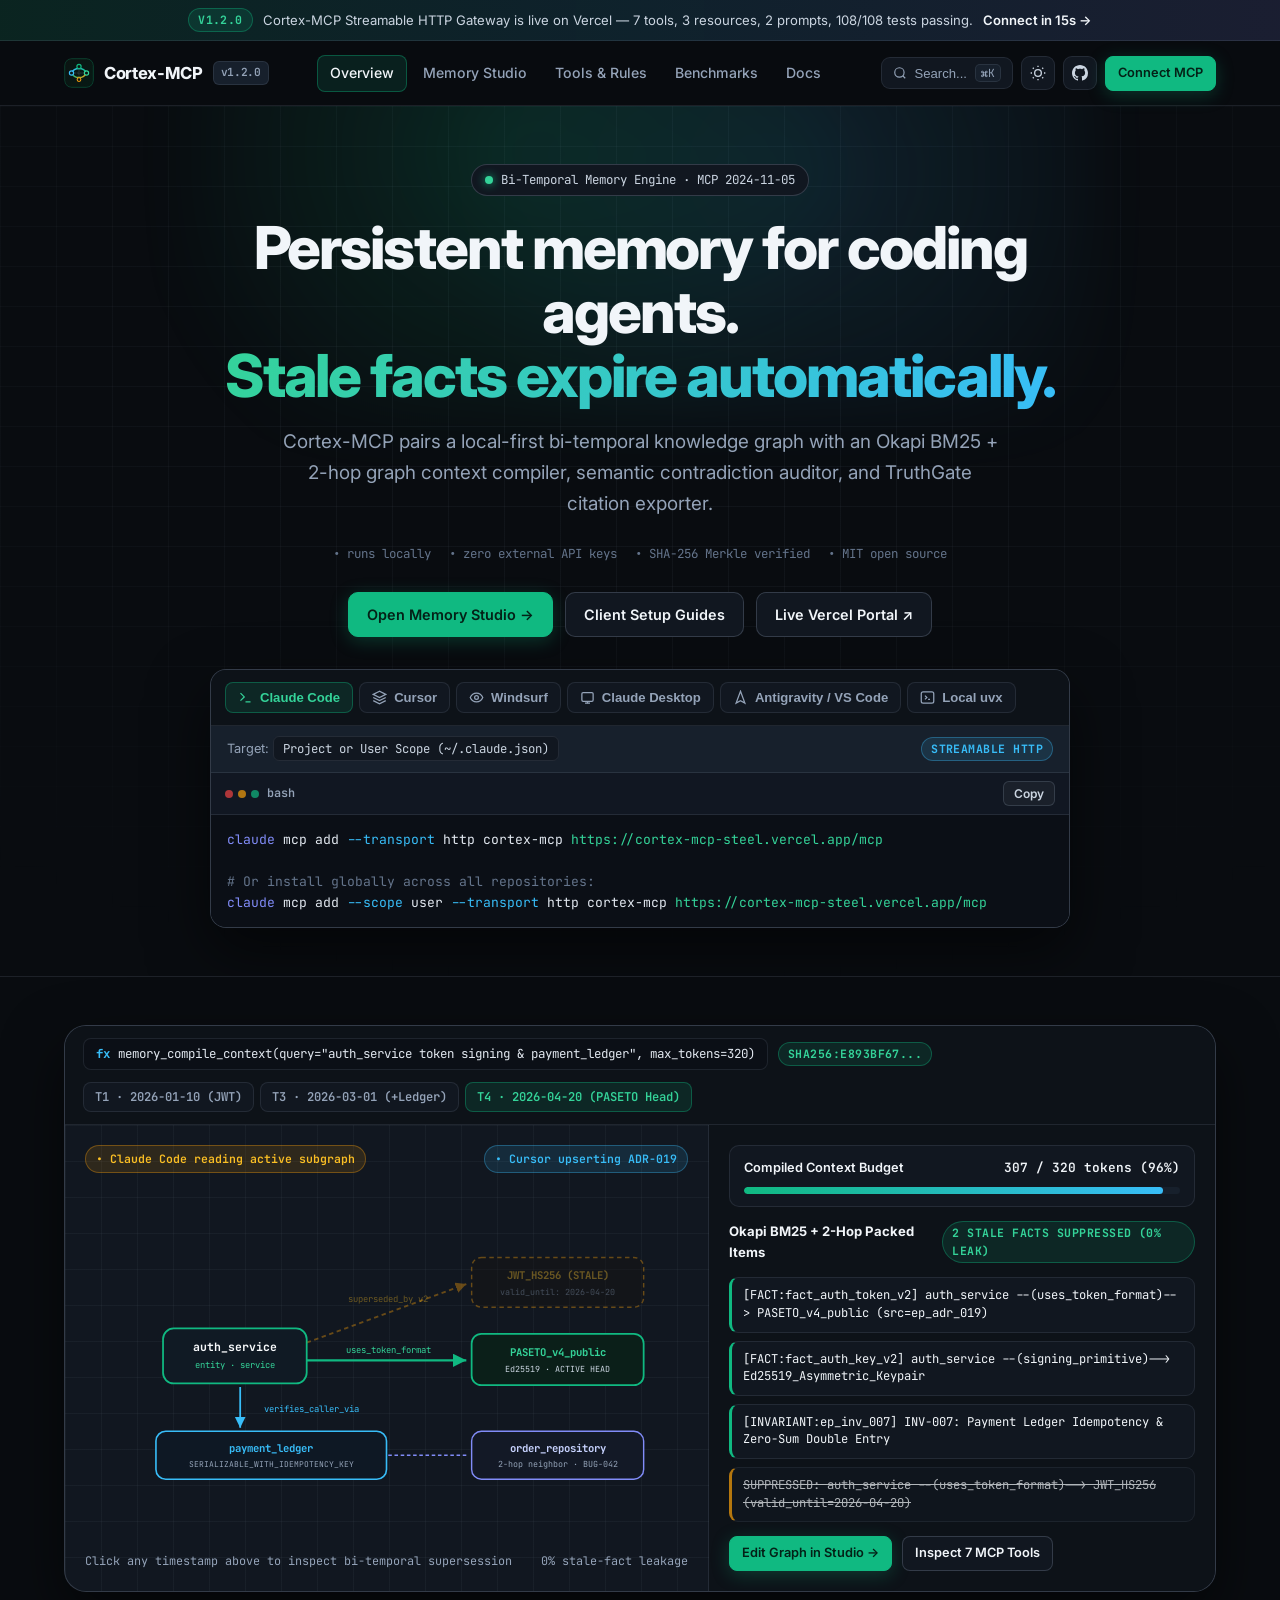
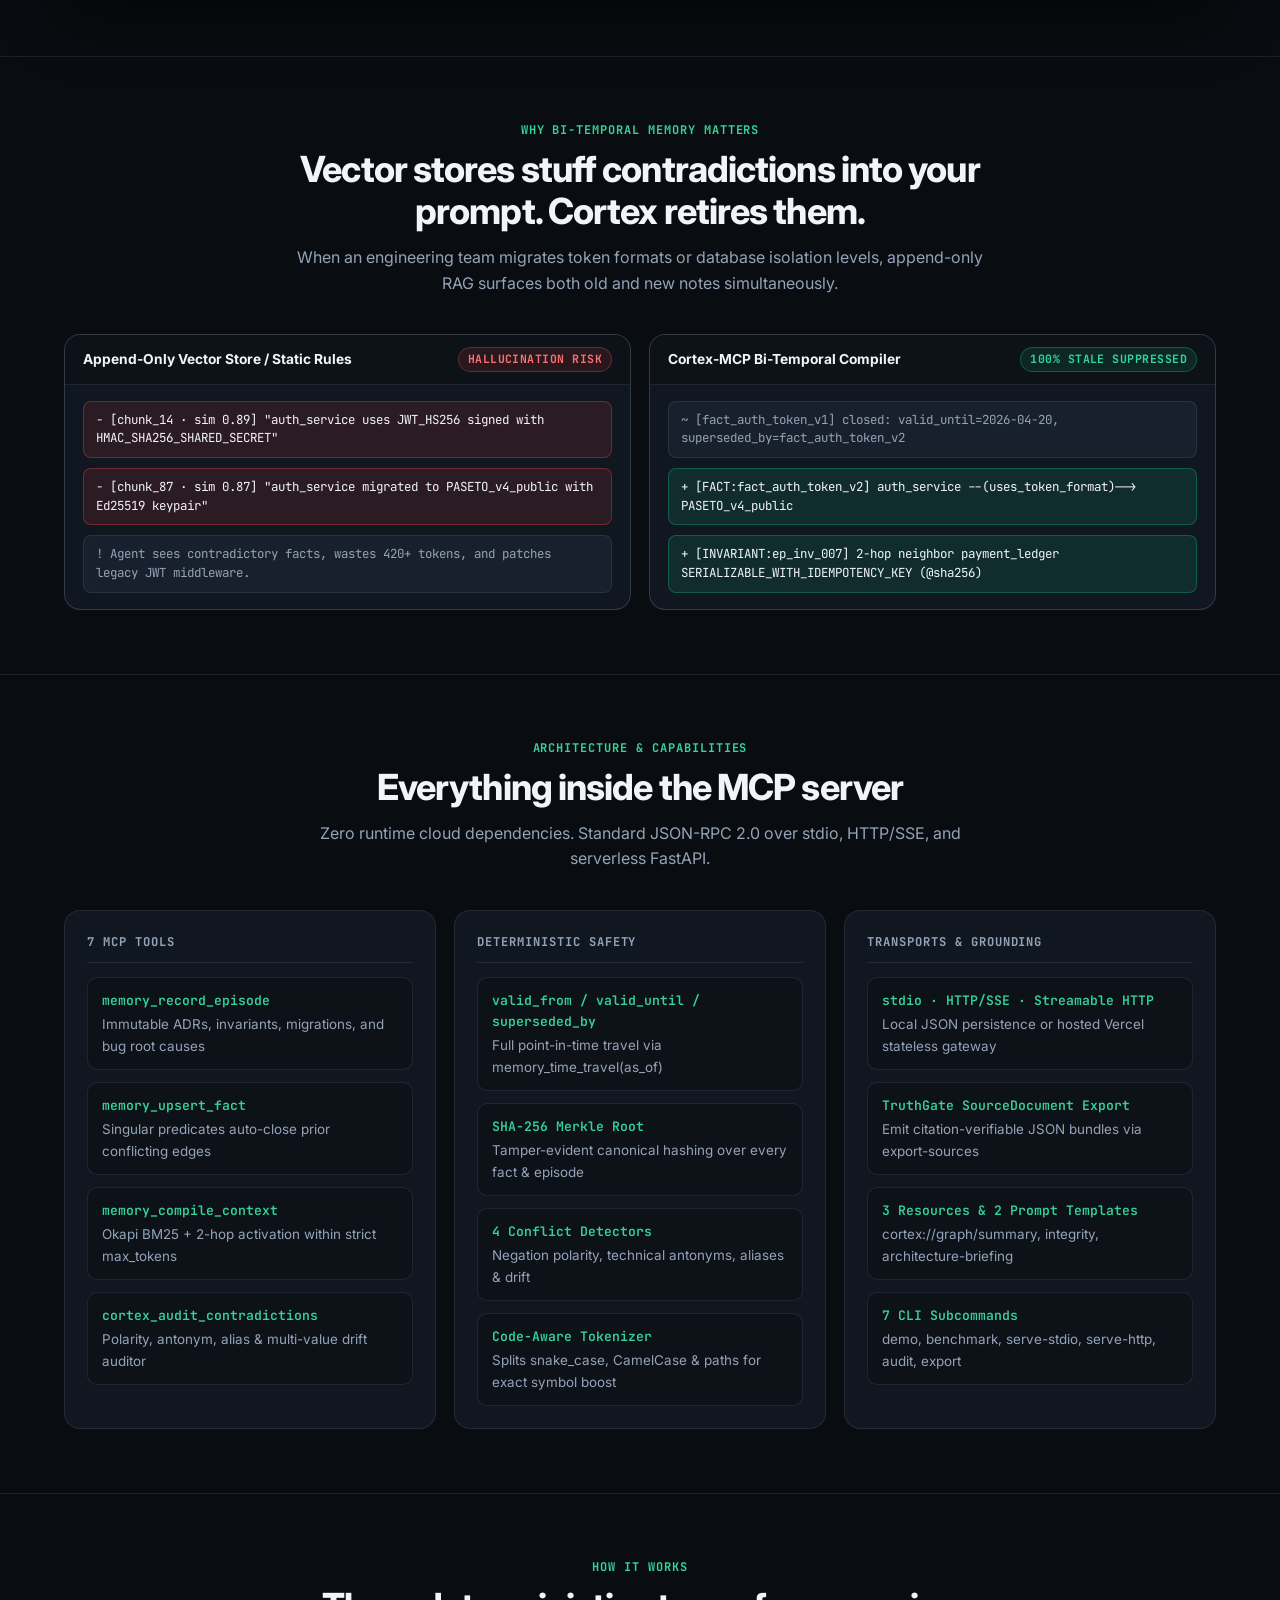
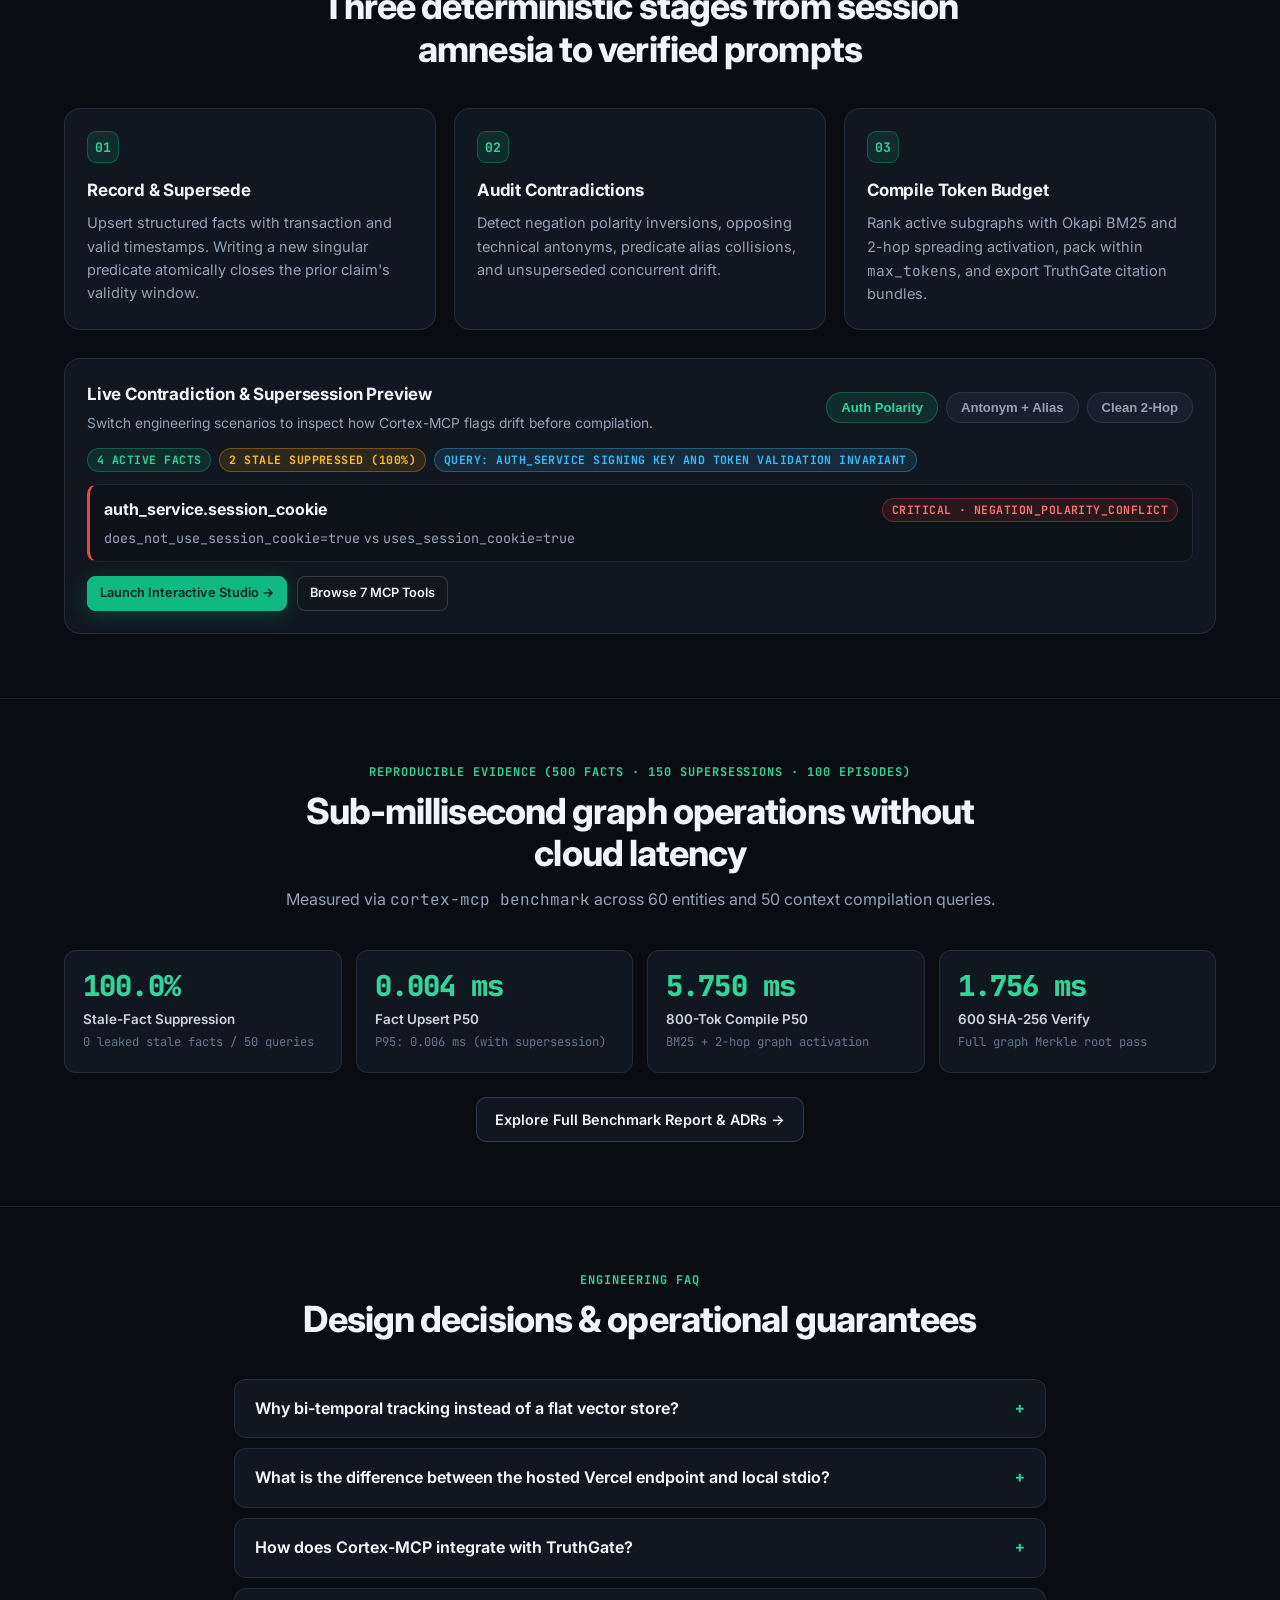
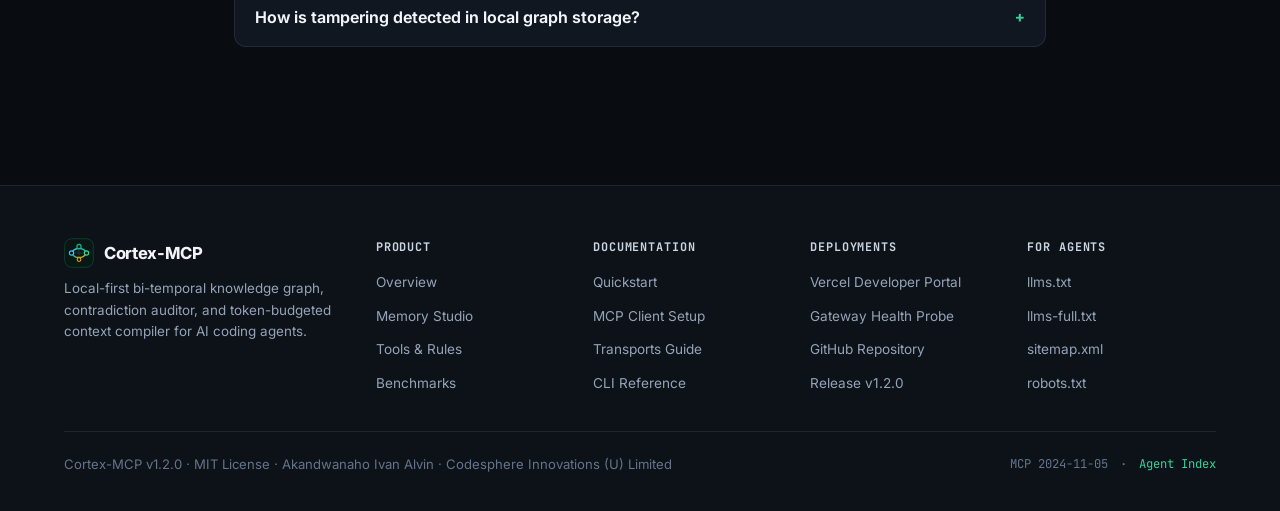
<file: website/index.html>
<!DOCTYPE html>
<html lang="en">
<head>
  <meta charset="utf-8" />
  <meta name="viewport" content="width=device-width, initial-scale=1.0" />
  <title>Cortex-MCP — Bi-Temporal Knowledge Graph &amp; Context Compiler for AI Agents</title>
  <meta name="description" content="Local-first bi-temporal knowledge graph, Okapi BM25 token-budgeted context compiler, contradiction auditor, and TruthGate exporter for AI agents." />
  <link rel="canonical" href="https://codesphere-u.github.io/cortex-mcp/" />
  <meta property="og:type" content="website" />
  <meta property="og:title" content="Cortex-MCP v1.2.0 — Bi-Temporal Memory MCP Server" />
  <meta property="og:description" content="100% stale-fact suppression, sub-millisecond fact upserts, SHA-256 Merkle integrity, and 7 MCP tools over stdio, HTTP/SSE, and Vercel." />
  <meta property="og:url" content="https://codesphere-u.github.io/cortex-mcp/" />
  <meta property="og:image" content="https://codesphere-u.github.io/cortex-mcp/og-image.svg" />
  <meta name="twitter:card" content="summary_large_image" />
  <meta name="twitter:title" content="Cortex-MCP v1.2.0 — Bi-Temporal Memory MCP Server" />
  <meta name="twitter:description" content="Persistent cross-session memory with bi-temporal supersession, contradiction auditing, and strict token-budget packing." />
  <meta name="twitter:image" content="https://codesphere-u.github.io/cortex-mcp/og-image.svg" />
  <link rel="icon" type="image/svg+xml" href="favicon.svg?v=20261116" />
  <link rel="manifest" href="manifest.webmanifest" />
  <link rel="preconnect" href="https://fonts.googleapis.com" />
  <link rel="preconnect" href="https://fonts.gstatic.com" crossorigin />
  <link href="https://fonts.googleapis.com/css2?family=Inter:wght@400;500;600;700;800&family=JetBrains+Mono:wght@400;500;600;700&display=swap" rel="stylesheet" />
  <link rel="stylesheet" href="styles.css?v=20261116" />
  <script type="application/ld+json">
  {
    "@context": "https://schema.org",
    "@graph": [
      {
        "@type": "Organization",
        "@id": "https://codesphere-u.github.io/#org",
        "name": "Codesphere Innovations (U) Limited",
        "url": "https://github.com/codesphere-u"
      },
      {
        "@type": "Person",
        "@id": "https://codesphere-u.github.io/#author",
        "name": "Akandwanaho Ivan Alvin",
        "worksFor": { "@id": "https://codesphere-u.github.io/#org" }
      },
      {
        "@type": "WebSite",
        "@id": "https://codesphere-u.github.io/cortex-mcp/#website",
        "url": "https://codesphere-u.github.io/cortex-mcp/",
        "name": "Cortex-MCP",
        "publisher": { "@id": "https://codesphere-u.github.io/#org" }
      },
      {
        "@type": "SoftwareApplication",
        "name": "Cortex-MCP",
        "softwareVersion": "1.2.0",
        "applicationCategory": "DeveloperApplication",
        "operatingSystem": "macOS, Linux, Windows",
        "license": "https://opensource.org/licenses/MIT",
        "url": "https://codesphere-u.github.io/cortex-mcp/",
        "codeRepository": "https://github.com/codesphere-u/cortex-mcp",
        "author": { "@id": "https://codesphere-u.github.io/#author" },
        "offers": {
          "@type": "Offer",
          "price": "0",
          "priceCurrency": "USD"
        }
      },
      {
        "@type": "FAQPage",
        "mainEntity": [
          {
            "@type": "Question",
            "name": "How does Cortex-MCP prevent stale architectural facts from leaking into prompts?",
            "acceptedAnswer": {
              "@type": "Answer",
              "text": "Every TemporalFact carries valid_from, valid_until, and superseded_by pointers. Upserting a singular predicate automatically closes the prior active fact and ContextCompiler filters out superseded facts with 100% stale-fact suppression."
            }
          },
          {
            "@type": "Question",
            "name": "What contradiction classes does ContradictionAuditor catch?",
            "acceptedAnswer": {
              "@type": "Answer",
              "text": "It detects negation polarity conflicts, opposing antonym object pairs, predicate alias collisions after canonical normalization, and unsuperseded singular value drift."
            }
          }
        ]
      }
    ]
  }
  </script>
</head>
<body>
  <div class="announcement-bar">
    <span class="pill-tag">v1.2.0</span>
    <span>Cortex-MCP Streamable HTTP Gateway is live on Vercel — 7 tools, 3 resources, 2 prompts, 108/108 tests passing.</span>
    <a href="docs.html#client-setup">Connect in 15s &rarr;</a>
  </div>

  <header class="topbar">
    <div class="topbar-inner">
      <a class="brand-link" href="index.html">
        <img class="brand-icon" src="favicon.svg" alt="" width="30" height="30" />
        <span>Cortex-MCP</span>
        <span class="version-chip">v1.2.0</span>
      </a>

      <nav class="nav-links" aria-label="Primary Navigation">
        <a href="index.html" class="active">Overview</a>
        <a href="studio.html">Memory Studio</a>
        <a href="rules.html">Tools &amp; Rules</a>
        <a href="proof.html">Benchmarks</a>
        <a href="docs.html">Docs</a>
      </nav>

      <div class="nav-actions">
        <button type="button" class="search-trigger" data-open-search aria-label="Search documentation">
          <svg width="14" height="14" viewBox="0 0 24 24" fill="none" stroke="currentColor" stroke-width="2"><circle cx="11" cy="11" r="8"/><path d="m21 21-4.3-4.3"/></svg>
          <span>Search...</span>
          <kbd>&#8984;K</kbd>
        </button>
        <button id="themeToggleBtn" type="button" class="icon-btn" aria-label="Toggle color theme"></button>
        <a class="icon-btn" href="https://github.com/codesphere-u/cortex-mcp" aria-label="GitHub repository" title="GitHub repository">
          <svg width="16" height="16" viewBox="0 0 24 24" fill="currentColor"><path d="M12 0C5.37 0 0 5.37 0 12c0 5.31 3.435 9.795 8.205 11.385.6.105.825-.255.825-.57 0-.285-.015-1.23-.015-2.235-3.015.555-3.795-.735-4.035-1.41-.135-.345-.72-1.41-1.23-1.695-.42-.225-1.02-.78-.015-.795.945-.015 1.62.87 1.845 1.23 1.08 1.815 2.805 1.305 3.495.99.105-.78.42-1.305.765-1.605-2.67-.3-5.46-1.335-5.46-5.925 0-1.305.465-2.385 1.23-3.225-.12-.3-.54-1.53.12-3.18 0 0 1.005-.315 3.3 1.23.96-.27 1.98-.405 3-.405s2.04.135 3 .405c2.295-1.56 3.3-1.23 3.3-1.23.66 1.65.24 2.88.12 3.18.765.84 1.23 1.905 1.23 3.225 0 4.605-2.805 5.625-5.475 5.925.435.375.81 1.095.81 2.22 0 1.605-.015 2.895-.015 3.3 0 .315.225.69.825.57A12.02 12.02 0 0 0 24 12c0-6.63-5.37-12-12-12z"/></svg>
        </a>
        <a class="btn btn-primary btn-sm" href="docs.html#client-setup">Connect MCP</a>
        <button id="mobileMenuBtn" type="button" class="icon-btn mobile-menu-btn" aria-label="Open menu" aria-expanded="false">
          <svg width="16" height="16" viewBox="0 0 24 24" fill="none" stroke="currentColor" stroke-width="2"><path d="M3 12h18M3 6h18M3 18h18"/></svg>
        </button>
      </div>
    </div>
    <nav id="mobileDrawer" class="mobile-drawer" aria-label="Mobile Navigation">
      <a href="index.html" class="active">Overview</a>
      <a href="studio.html">Memory Studio</a>
      <a href="rules.html">Tools &amp; Rules</a>
      <a href="proof.html">Benchmarks</a>
      <a href="docs.html">Documentation</a>
      <a href="docs.html#client-setup">Connect MCP Client</a>
      <a href="https://github.com/codesphere-u/cortex-mcp">GitHub Repository</a>
    </nav>
  </header>

  <main>
    <!-- Hero Section -->
    <section class="hero-section">
      <div class="hero-grid-bg" aria-hidden="true"></div>
      <div class="hero-glow" aria-hidden="true"></div>
      <div class="container hero-inner">
        <div class="hero-eyebrow">
          <span class="status-dot"></span>
          <span>Bi-Temporal Memory Engine &middot; MCP 2024-11-05</span>
        </div>

        <h1 class="hero-h1">
          Persistent memory for coding agents.<br />
          <span class="hero-gradient">Stale facts expire automatically.</span>
        </h1>

        <p class="hero-subtitle">
          Cortex-MCP pairs a local-first bi-temporal knowledge graph with an Okapi BM25 + 2-hop graph context compiler, semantic contradiction auditor, and TruthGate citation exporter.
        </p>

        <div class="trust-line">
          <span>&bull; runs locally</span>
          <span>&bull; zero external API keys</span>
          <span>&bull; SHA-256 Merkle verified</span>
          <span>&bull; MIT open source</span>
        </div>

        <div class="hero-cta-row">
          <a class="btn btn-primary" href="studio.html">Open Memory Studio &rarr;</a>
          <a class="btn btn-secondary" href="docs.html#client-setup">Client Setup Guides</a>
          <a class="btn btn-secondary" href="https://cortex-mcp-steel.vercel.app">Live Vercel Portal &nearr;</a>
        </div>

        <!-- Plannotator + Stitch Style Instant Client Switcher -->
        <div class="quick-connect-shell" data-client-switcher>
          <div class="client-tabs" role="tablist" aria-label="MCP Client Selector">
            <button type="button" class="client-pill active" data-client="claude-code" role="tab">
              <svg viewBox="0 0 24 24" fill="none" stroke="currentColor" stroke-width="2"><polyline points="4 17 10 11 4 5"/><line x1="12" y1="19" x2="20" y2="19"/></svg>
              Claude Code
            </button>
            <button type="button" class="client-pill" data-client="cursor" role="tab">
              <svg viewBox="0 0 24 24" fill="none" stroke="currentColor" stroke-width="2"><path d="M12 2L2 7l10 5 10-5-10-5z"/><path d="M2 17l10 5 10-5"/><path d="M2 12l10 5 10-5"/></svg>
              Cursor
            </button>
            <button type="button" class="client-pill" data-client="windsurf" role="tab">
              <svg viewBox="0 0 24 24" fill="none" stroke="currentColor" stroke-width="2"><path d="M2 12s3-7 10-7 10 7 10 7-3 7-10 7-10-7-10-7z"/><circle cx="12" cy="12" r="3"/></svg>
              Windsurf
            </button>
            <button type="button" class="client-pill" data-client="claude-desktop" role="tab">
              <svg viewBox="0 0 24 24" fill="none" stroke="currentColor" stroke-width="2"><rect x="3" y="4" width="18" height="14" rx="2"/><line x1="8" y1="21" x2="16" y2="21"/><line x1="12" y1="18" x2="12" y2="21"/></svg>
              Claude Desktop
            </button>
            <button type="button" class="client-pill" data-client="antigravity" role="tab">
              <svg viewBox="0 0 24 24" fill="none" stroke="currentColor" stroke-width="2"><polygon points="12 2 19 21 12 17 5 21 12 2"/></svg>
              Antigravity / VS Code
            </button>
            <button type="button" class="client-pill" data-client="uvx-stdio" role="tab">
              <svg viewBox="0 0 24 24" fill="none" stroke="currentColor" stroke-width="2"><rect x="2" y="3" width="20" height="18" rx="3"/><path d="m8 9 3 3-3 3"/><path d="M13 15h3"/></svg>
              Local uvx
            </button>
          </div>
          <div class="client-panel-meta">
            <span>Target: <code class="client-path" data-client-path>Project or User Scope</code></span>
            <span class="pill-tag cyan" data-client-transport>Streamable HTTP</span>
          </div>
          <div class="code-card">
            <div class="code-header">
              <span class="code-lang">
                <span class="code-dots"><i></i><i></i><i></i></span>
                <span data-client-lang>bash</span>
              </span>
              <button type="button" class="copy-btn" data-client-copy data-copy="">Copy</button>
            </div>
            <pre><code data-client-code></code></pre>
          </div>
        </div>
      </div>
    </section>

    <!-- Univer-Inspired Interactive Bi-Temporal Canvas Workbench -->
    <section class="workbench-section">
      <div class="container">
        <div id="heroWorkbench" class="workbench-frame">
          <div class="workbench-toolbar">
            <div class="workbench-meta">
              <span class="fx-pill"><strong>fx</strong> <span id="heroFxExpr">memory_compile_context(...)</span></span>
              <span class="pill-tag" id="heroMerkle">sha256:e893bf67...</span>
            </div>
            <div class="timeline-pills" role="group" aria-label="Time-travel timestamp selector">
              <button type="button" class="time-pill" data-hero-time="t1">T1 &middot; 2026-01-10 (JWT)</button>
              <button type="button" class="time-pill" data-hero-time="t3">T3 &middot; 2026-03-01 (+Ledger)</button>
              <button type="button" class="time-pill active" data-hero-time="t4">T4 &middot; 2026-04-20 (PASETO Head)</button>
            </div>
          </div>

          <div class="workbench-body">
            <div class="graph-stage">
              <div class="agent-cursors">
                <span class="cursor-chip claude">&bull; Claude Code reading active subgraph</span>
                <span class="cursor-chip cursor-agent">&bull; Cursor upserting ADR-019</span>
              </div>
              <svg id="heroGraphSvg" class="hero-graph-svg" viewBox="0 0 680 290" role="img" aria-label="Interactive bi-temporal knowledge graph visualization"></svg>
              <div style="display:flex;justify-content:space-between;align-items:center;flex-wrap:wrap;gap:8px;font-family:var(--font-mono);font-size:0.74rem;color:var(--muted);">
                <span>Click any timestamp above to inspect bi-temporal supersession</span>
                <span>0% stale-fact leakage</span>
              </div>
            </div>

            <div class="compiler-stage">
              <div class="budget-meter">
                <div class="budget-head">
                  <span>Compiled Context Budget</span>
                  <span class="mono" id="heroBudgetText">307 / 320 tokens (95.9%)</span>
                </div>
                <div class="budget-track">
                  <div id="heroBudgetFill" class="budget-fill" style="width:96%"></div>
                </div>
              </div>

              <div style="display:flex;justify-content:space-between;align-items:center;gap:8px;">
                <span style="font-size:0.82rem;font-weight:700;">Okapi BM25 + 2-Hop Packed Items</span>
                <span id="heroSuppressedBadge" class="pill-tag">2 Stale Facts Suppressed (0% leak)</span>
              </div>

              <div id="heroCompiledList" class="compiled-list"></div>

              <div style="margin-top:auto;display:flex;gap:10px;flex-wrap:wrap;">
                <a class="btn btn-primary btn-sm" href="studio.html">Edit Graph in Studio &rarr;</a>
                <a class="btn btn-secondary btn-sm" href="rules.html">Inspect 7 MCP Tools</a>
              </div>
            </div>
          </div>
        </div>
      </div>
    </section>

    <!-- Before / After Diff Comparison (Plannotator Inspired) -->
    <section class="section-block">
      <div class="container">
        <div class="section-header">
          <p class="section-kicker">Why Bi-Temporal Memory Matters</p>
          <h2 class="section-title">Vector stores stuff contradictions into your prompt. Cortex retires them.</h2>
          <p class="section-desc">When an engineering team migrates token formats or database isolation levels, append-only RAG surfaces both old and new notes simultaneously.</p>
        </div>

        <div class="grid-2">
          <article class="diff-card">
            <div class="diff-head">
              <span>Append-Only Vector Store / Static Rules</span>
              <span class="pill-tag danger">Hallucination Risk</span>
            </div>
            <div class="diff-body">
              <div class="diff-line del">- [chunk_14 · sim 0.89] "auth_service uses JWT_HS256 signed with HMAC_SHA256_SHARED_SECRET"</div>
              <div class="diff-line del">- [chunk_87 · sim 0.87] "auth_service migrated to PASETO_v4_public with Ed25519 keypair"</div>
              <div class="diff-line neutral">! Agent sees contradictory facts, wastes 420+ tokens, and patches legacy JWT middleware.</div>
            </div>
          </article>

          <article class="diff-card">
            <div class="diff-head">
              <span>Cortex-MCP Bi-Temporal Compiler</span>
              <span class="pill-tag">100% Stale Suppressed</span>
            </div>
            <div class="diff-body">
              <div class="diff-line neutral">~ [fact_auth_token_v1] closed: valid_until=2026-04-20, superseded_by=fact_auth_token_v2</div>
              <div class="diff-line add">+ [FACT:fact_auth_token_v2] auth_service --(uses_token_format)--&gt; PASETO_v4_public</div>
              <div class="diff-line add">+ [INVARIANT:ep_inv_007] 2-hop neighbor payment_ledger SERIALIZABLE_WITH_IDEMPOTENCY_KEY (@sha256)</div>
            </div>
          </article>
        </div>
      </div>
    </section>

    <!-- 3-Column Bento: Everything Cortex-MCP Ships (Plannotator Style) -->
    <section class="section-block">
      <div class="container">
        <div class="section-header">
          <p class="section-kicker">Architecture &amp; Capabilities</p>
          <h2 class="section-title">Everything inside the MCP server</h2>
          <p class="section-desc">Zero runtime cloud dependencies. Standard JSON-RPC 2.0 over stdio, HTTP/SSE, and serverless FastAPI.</p>
        </div>

        <div class="grid-3">
          <div class="card bento-col">
            <h3>7 MCP Tools</h3>
            <div class="bento-list">
              <a class="bento-item" href="rules.html#tool-memory_record_episode">
                <code>memory_record_episode</code>
                <span>Immutable ADRs, invariants, migrations, and bug root causes</span>
              </a>
              <a class="bento-item" href="rules.html#tool-memory_upsert_fact">
                <code>memory_upsert_fact</code>
                <span>Singular predicates auto-close prior conflicting edges</span>
              </a>
              <a class="bento-item" href="rules.html#tool-memory_compile_context">
                <code>memory_compile_context</code>
                <span>Okapi BM25 + 2-hop activation within strict max_tokens</span>
              </a>
              <a class="bento-item" href="rules.html#tool-cortex_audit_contradictions">
                <code>cortex_audit_contradictions</code>
                <span>Polarity, antonym, alias &amp; multi-value drift auditor</span>
              </a>
            </div>
          </div>

          <div class="card bento-col">
            <h3>Deterministic Safety</h3>
            <div class="bento-list">
              <a class="bento-item" href="docs.html#bitemporal">
                <code>valid_from / valid_until / superseded_by</code>
                <span>Full point-in-time travel via memory_time_travel(as_of)</span>
              </a>
              <a class="bento-item" href="rules.html#tool-memory_verify_integrity">
                <code>SHA-256 Merkle Root</code>
                <span>Tamper-evident canonical hashing over every fact &amp; episode</span>
              </a>
              <a class="bento-item" href="docs.html#contradictions">
                <code>4 Conflict Detectors</code>
                <span>Negation polarity, technical antonyms, aliases &amp; drift</span>
              </a>
              <a class="bento-item" href="docs.html#compiler">
                <code>Code-Aware Tokenizer</code>
                <span>Splits snake_case, CamelCase &amp; paths for exact symbol boost</span>
              </a>
            </div>
          </div>

          <div class="card bento-col">
            <h3>Transports &amp; Grounding</h3>
            <div class="bento-list">
              <a class="bento-item" href="docs.html#transports">
                <code>stdio &middot; HTTP/SSE &middot; Streamable HTTP</code>
                <span>Local JSON persistence or hosted Vercel stateless gateway</span>
              </a>
              <a class="bento-item" href="docs.html#truthgate">
                <code>TruthGate SourceDocument Export</code>
                <span>Emit citation-verifiable JSON bundles via export-sources</span>
              </a>
              <a class="bento-item" href="rules.html#res-summary">
                <code>3 Resources &amp; 2 Prompt Templates</code>
                <span>cortex://graph/summary, integrity, architecture-briefing</span>
              </a>
              <a class="bento-item" href="docs.html#cli">
                <code>7 CLI Subcommands</code>
                <span>demo, benchmark, serve-stdio, serve-http, audit, export</span>
              </a>
            </div>
          </div>
        </div>
      </div>
    </section>

    <!-- 3-Step Workflow + Interactive Scenario Preview -->
    <section class="section-block">
      <div class="container">
        <div class="section-header">
          <p class="section-kicker">How It Works</p>
          <h2 class="section-title">Three deterministic stages from session amnesia to verified prompts</h2>
        </div>

        <div class="grid-3" style="margin-bottom:28px;">
          <article class="card interactive">
            <span class="step-badge">01</span>
            <h3>Record &amp; Supersede</h3>
            <p>Upsert structured facts with transaction and valid timestamps. Writing a new singular predicate atomically closes the prior claim's validity window.</p>
          </article>
          <article class="card interactive">
            <span class="step-badge">02</span>
            <h3>Audit Contradictions</h3>
            <p>Detect negation polarity inversions, opposing technical antonyms, predicate alias collisions, and unsuperseded concurrent drift.</p>
          </article>
          <article class="card interactive">
            <span class="step-badge">03</span>
            <h3>Compile Token Budget</h3>
            <p>Rank active subgraphs with Okapi BM25 and 2-hop spreading activation, pack within <code>max_tokens</code>, and export TruthGate citation bundles.</p>
          </article>
        </div>

        <div class="card">
          <div style="display:flex;justify-content:space-between;align-items:center;flex-wrap:wrap;gap:12px;margin-bottom:14px;">
            <div>
              <h3 style="margin:0 0 4px;">Live Contradiction &amp; Supersession Preview</h3>
              <p style="margin:0;font-size:0.86rem;color:var(--muted);">Switch engineering scenarios to inspect how Cortex-MCP flags drift before compilation.</p>
            </div>
            <div class="preset-bar" style="margin:0;">
              <button type="button" class="preset-chip active" data-home-preset="supersession">Auth Polarity</button>
              <button type="button" class="preset-chip" data-home-preset="antonym">Antonym + Alias</button>
              <button type="button" class="preset-chip" data-home-preset="briefing">Clean 2-Hop</button>
            </div>
          </div>
          <div id="quickSampleOut"></div>
          <div style="margin-top:14px;display:flex;gap:10px;flex-wrap:wrap;">
            <a class="btn btn-primary btn-sm" href="studio.html">Launch Interactive Studio &rarr;</a>
            <a class="btn btn-secondary btn-sm" href="rules.html">Browse 7 MCP Tools</a>
          </div>
        </div>
      </div>
    </section>

    <!-- Benchmark Strip -->
    <section class="section-block">
      <div class="container">
        <div class="section-header">
          <p class="section-kicker">Reproducible Evidence (500 Facts &middot; 150 Supersessions &middot; 100 Episodes)</p>
          <h2 class="section-title">Sub-millisecond graph operations without cloud latency</h2>
          <p class="section-desc">Measured via <code>cortex-mcp benchmark</code> across 60 entities and 50 context compilation queries.</p>
        </div>

        <div class="grid-4">
          <div class="stat-card">
            <div class="stat-value">100.0%</div>
            <div class="stat-label">Stale-Fact Suppression</div>
            <div class="stat-sub">0 leaked stale facts / 50 queries</div>
          </div>
          <div class="stat-card">
            <div class="stat-value">0.004 ms</div>
            <div class="stat-label">Fact Upsert P50</div>
            <div class="stat-sub">P95: 0.006 ms (with supersession)</div>
          </div>
          <div class="stat-card">
            <div class="stat-value">5.750 ms</div>
            <div class="stat-label">800-Tok Compile P50</div>
            <div class="stat-sub">BM25 + 2-hop graph activation</div>
          </div>
          <div class="stat-card">
            <div class="stat-value">1.756 ms</div>
            <div class="stat-label">600 SHA-256 Verify</div>
            <div class="stat-sub">Full graph Merkle root pass</div>
          </div>
        </div>

        <div style="text-align:center;margin-top:24px;">
          <a class="btn btn-secondary" href="proof.html">Explore Full Benchmark Report &amp; ADRs &rarr;</a>
        </div>
      </div>
    </section>

    <!-- FAQ Section -->
    <section class="section-block">
      <div class="container" style="max-width:860px;">
        <div class="section-header">
          <p class="section-kicker">Engineering FAQ</p>
          <h2 class="section-title">Design decisions &amp; operational guarantees</h2>
        </div>

        <details class="faq-item">
          <summary>Why bi-temporal tracking instead of a flat vector store?</summary>
          <p>Vector similarity treats deprecated config (like <code>JWT_HS256</code>) and its replacement (<code>PASETO_v4_public</code>) as equally true neighbors. Bi-temporal bounds (<code>valid_from</code>, <code>valid_until</code>, <code>superseded_by</code>) exclude superseded facts while preserving historical time travel via <code>memory_time_travel</code>.</p>
        </details>
        <details class="faq-item">
          <summary>What is the difference between the hosted Vercel endpoint and local stdio?</summary>
          <p>The hosted Vercel endpoint (<code>https://cortex-mcp-steel.vercel.app/mcp</code>) runs statelessly in memory per serverless instance for instant zero-install testing. For private, persistent project memory saved atomically to disk, run <code>cortex-mcp serve-stdio --storage .cortex/memory.json</code>.</p>
        </details>
        <details class="faq-item">
          <summary>How does Cortex-MCP integrate with TruthGate?</summary>
          <p><code>cortex-mcp export-sources</code> (and <code>export_truthgate_sources()</code>) emit verified <code>GroundedSourceDocument</code> payloads carrying temporal provenance and the graph SHA-256 Merkle root so downstream verification gates can prove zero stale-fact citation.</p>
        </details>
        <details class="faq-item">
          <summary>How is tampering detected in local graph storage?</summary>
          <p>Every recorded episode and temporal fact participates in a canonical SHA-256 hash and deterministic Merkle root digest checked by <code>memory_verify_integrity</code> and exposed on <code>cortex://graph/integrity</code>.</p>
        </details>
      </div>
    </section>
  </main>

  <footer class="site-footer">
    <div class="container">
      <div class="footer-grid">
        <div>
          <a class="brand-link" href="index.html" style="margin-bottom:10px;">
            <img class="brand-icon" src="favicon.svg" alt="" width="28" height="28" />
            <span>Cortex-MCP</span>
          </a>
          <p style="font-size:0.84rem;color:var(--muted);margin:0;max-width:290px;">
            Local-first bi-temporal knowledge graph, contradiction auditor, and token-budgeted context compiler for AI coding agents.
          </p>
        </div>
        <div class="footer-col">
          <h4>Product</h4>
          <ul>
            <li><a href="index.html">Overview</a></li>
            <li><a href="studio.html">Memory Studio</a></li>
            <li><a href="rules.html">Tools &amp; Rules</a></li>
            <li><a href="proof.html">Benchmarks</a></li>
          </ul>
        </div>
        <div class="footer-col">
          <h4>Documentation</h4>
          <ul>
            <li><a href="docs.html#install">Quickstart</a></li>
            <li><a href="docs.html#client-setup">MCP Client Setup</a></li>
            <li><a href="docs.html#transports">Transports Guide</a></li>
            <li><a href="docs.html#cli">CLI Reference</a></li>
          </ul>
        </div>
        <div class="footer-col">
          <h4>Deployments</h4>
          <ul>
            <li><a href="https://cortex-mcp-steel.vercel.app">Vercel Developer Portal</a></li>
            <li><a href="https://cortex-mcp-steel.vercel.app/health">Gateway Health Probe</a></li>
            <li><a href="https://github.com/codesphere-u/cortex-mcp">GitHub Repository</a></li>
            <li><a href="https://github.com/codesphere-u/cortex-mcp/releases/tag/v1.2.0">Release v1.2.0</a></li>
          </ul>
        </div>
        <div class="footer-col">
          <h4>For Agents</h4>
          <ul>
            <li><a href="llms.txt">llms.txt</a></li>
            <li><a href="llms-full.txt">llms-full.txt</a></li>
            <li><a href="sitemap.xml">sitemap.xml</a></li>
            <li><a href="robots.txt">robots.txt</a></li>
          </ul>
        </div>
      </div>

      <div class="footer-bottom">
        <span>Cortex-MCP v1.2.0 &middot; MIT License &middot; Akandwanaho Ivan Alvin &middot; Codesphere Innovations (U) Limited</span>
        <div class="footer-agent-links">
          <span>MCP 2024-11-05</span>
          <span>&middot;</span>
          <a href="llms.txt">Agent Index</a>
        </div>
      </div>
    </div>
  </footer>

  <!-- Global Cmd+K Search Modal -->
  <div id="cmdBackdrop" class="cmd-backdrop" role="dialog" aria-modal="true" aria-label="Search Cortex-MCP documentation">
    <div class="cmd-dialog">
      <div class="cmd-input-row">
        <svg width="16" height="16" viewBox="0 0 24 24" fill="none" stroke="currentColor" stroke-width="2"><circle cx="11" cy="11" r="8"/><path d="m21 21-4.3-4.3"/></svg>
        <input id="cmdSearchInput" type="search" placeholder="Search tools, MCP client setup, CLI commands, rules..." autocomplete="off" />
        <kbd style="font-size:0.72rem;padding:2px 6px;border-radius:5px;border:1px solid var(--line);color:var(--muted);">ESC</kbd>
      </div>
      <div id="cmdResults" class="cmd-results"></div>
    </div>
  </div>

  <div id="toast" class="toast" role="status" aria-live="polite"></div>
  <script defer data-domain="codesphere-u.github.io" src="https://plausible.io/js/script.js"></script>
  <script src="app.js?v=20261116"></script>
</body>
</html>
</file>
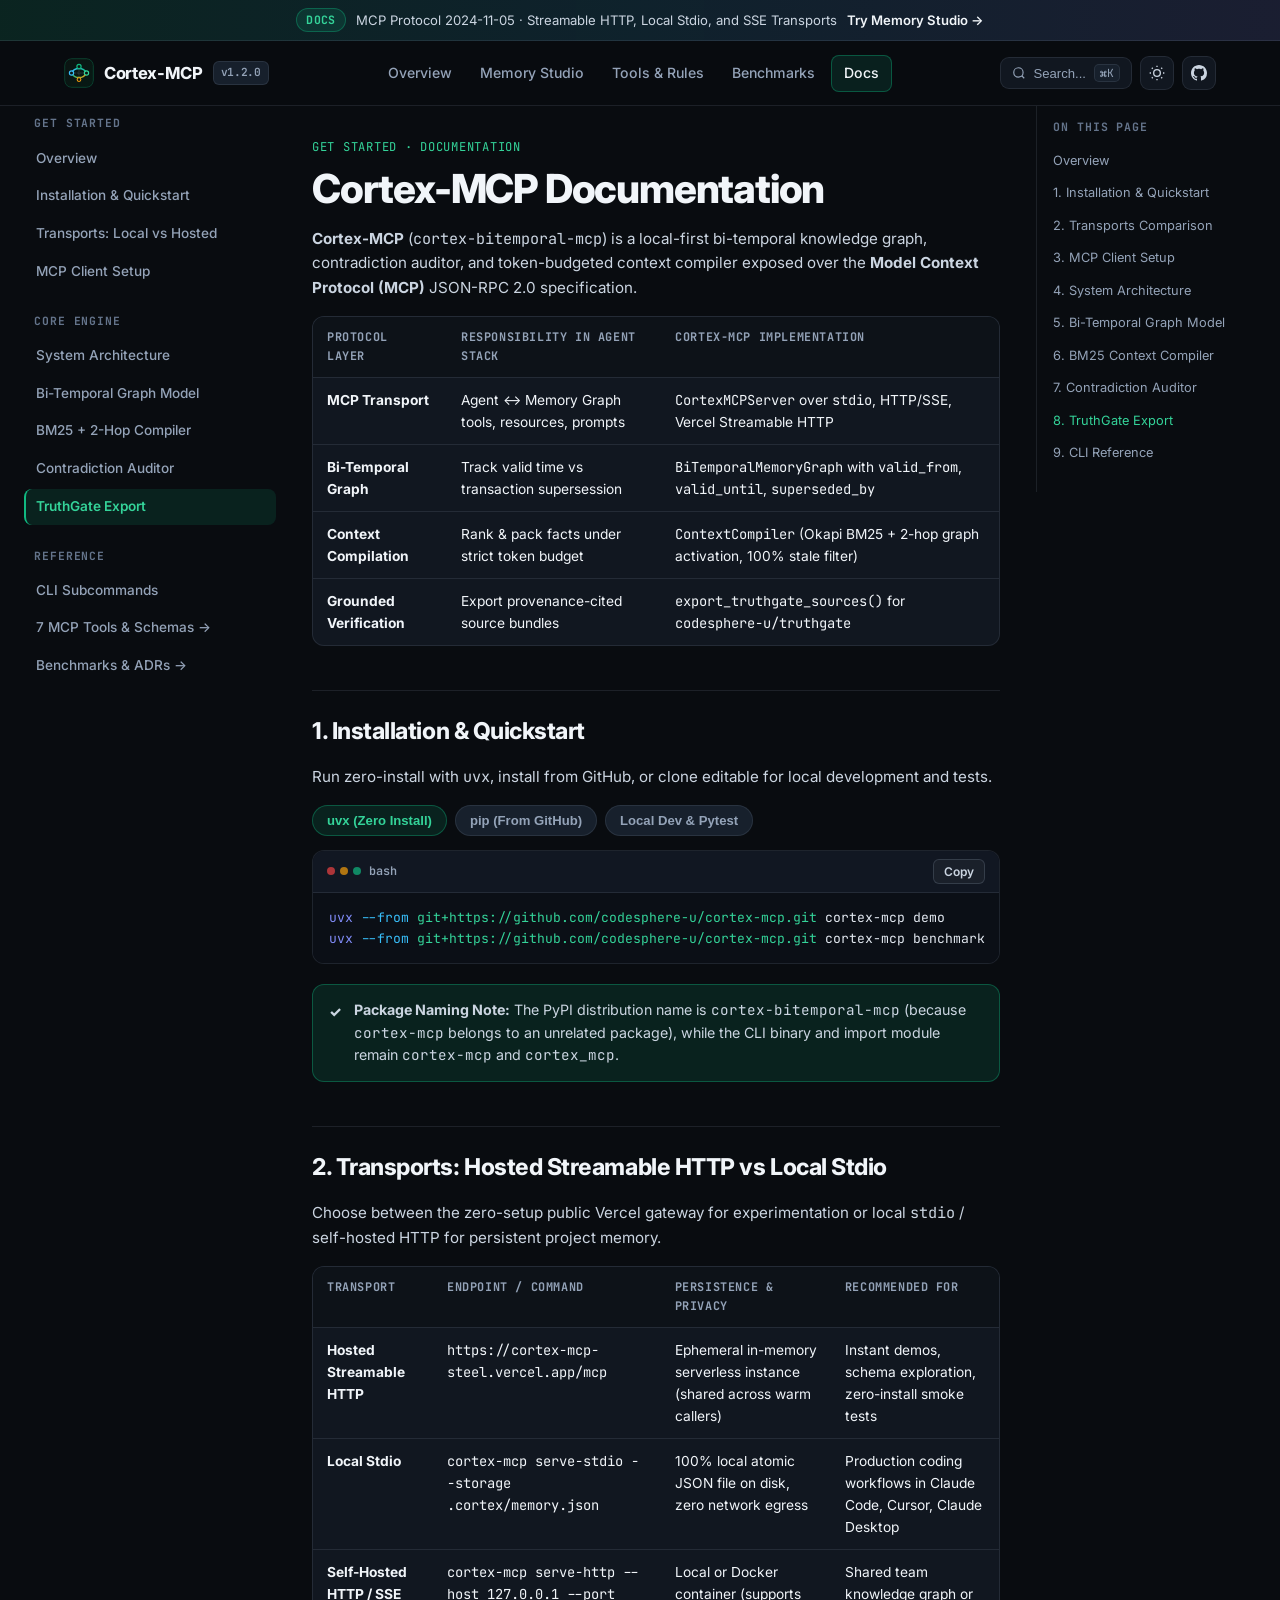
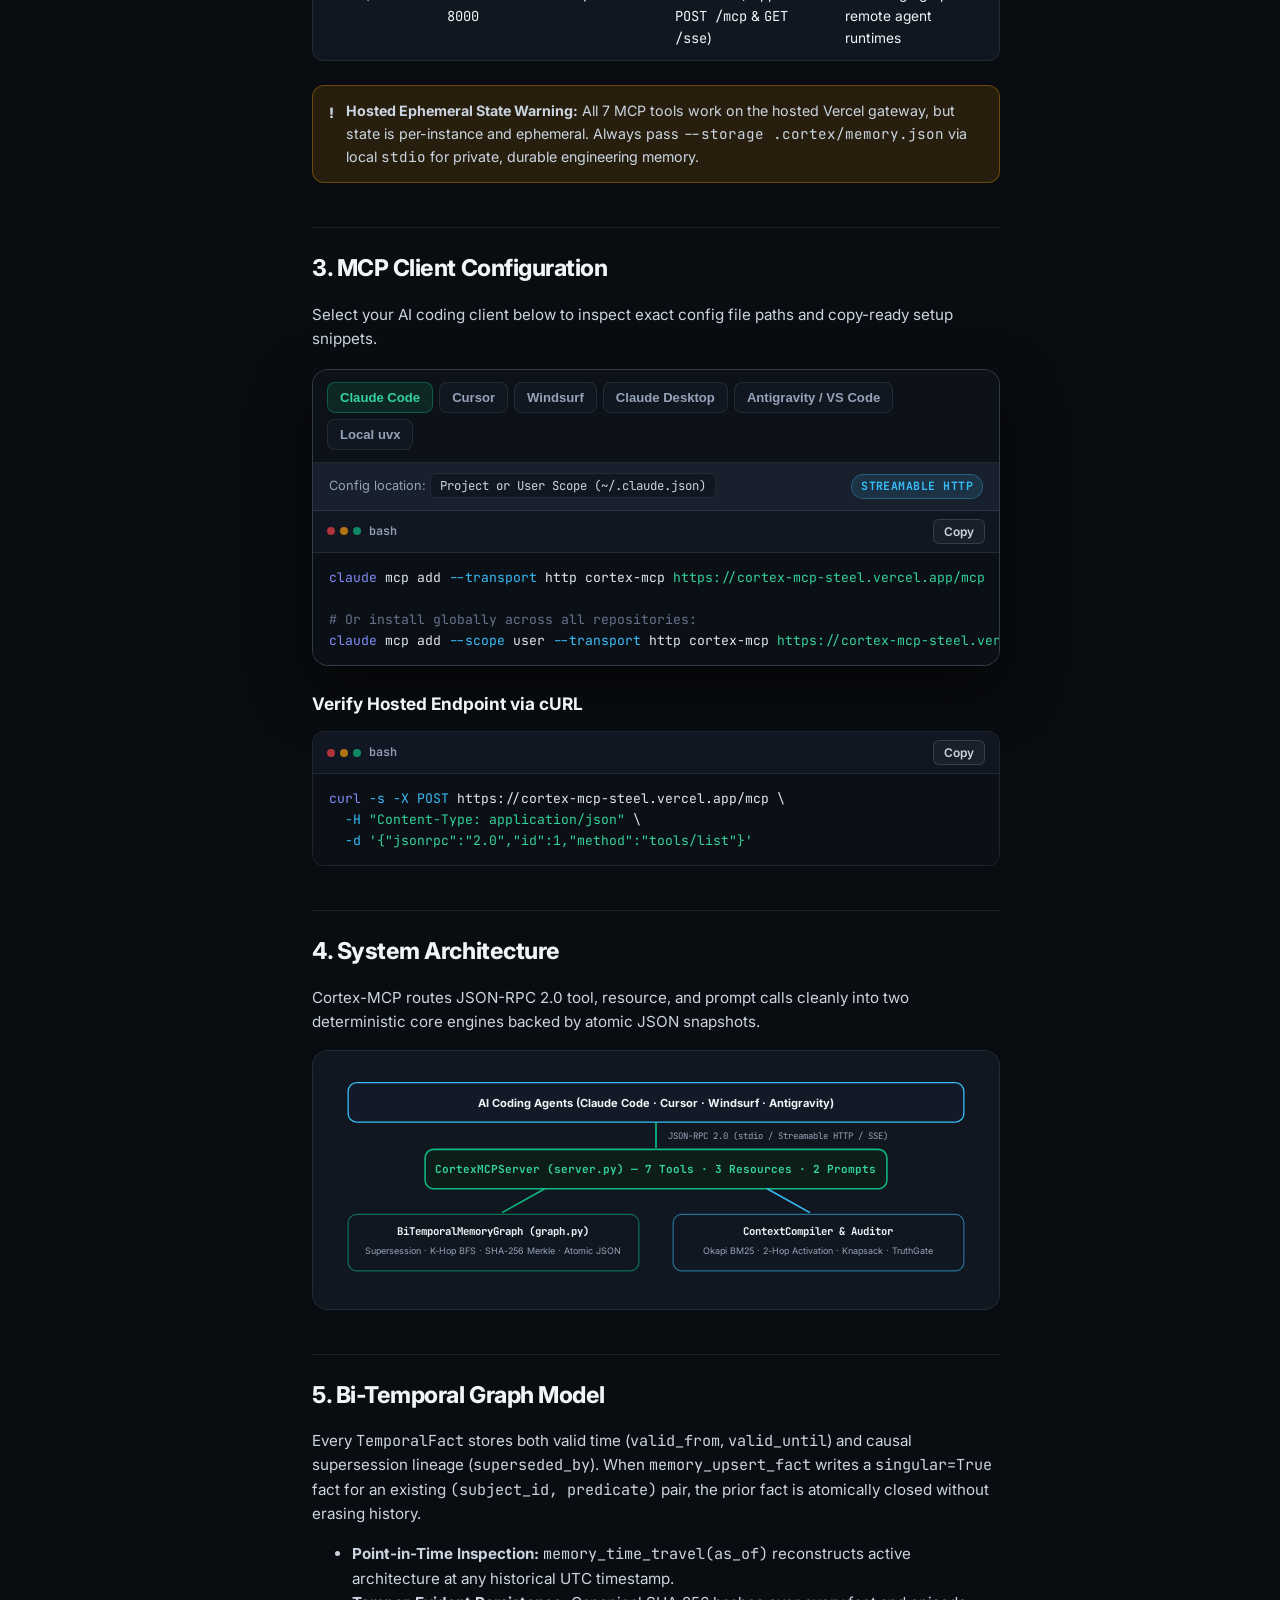
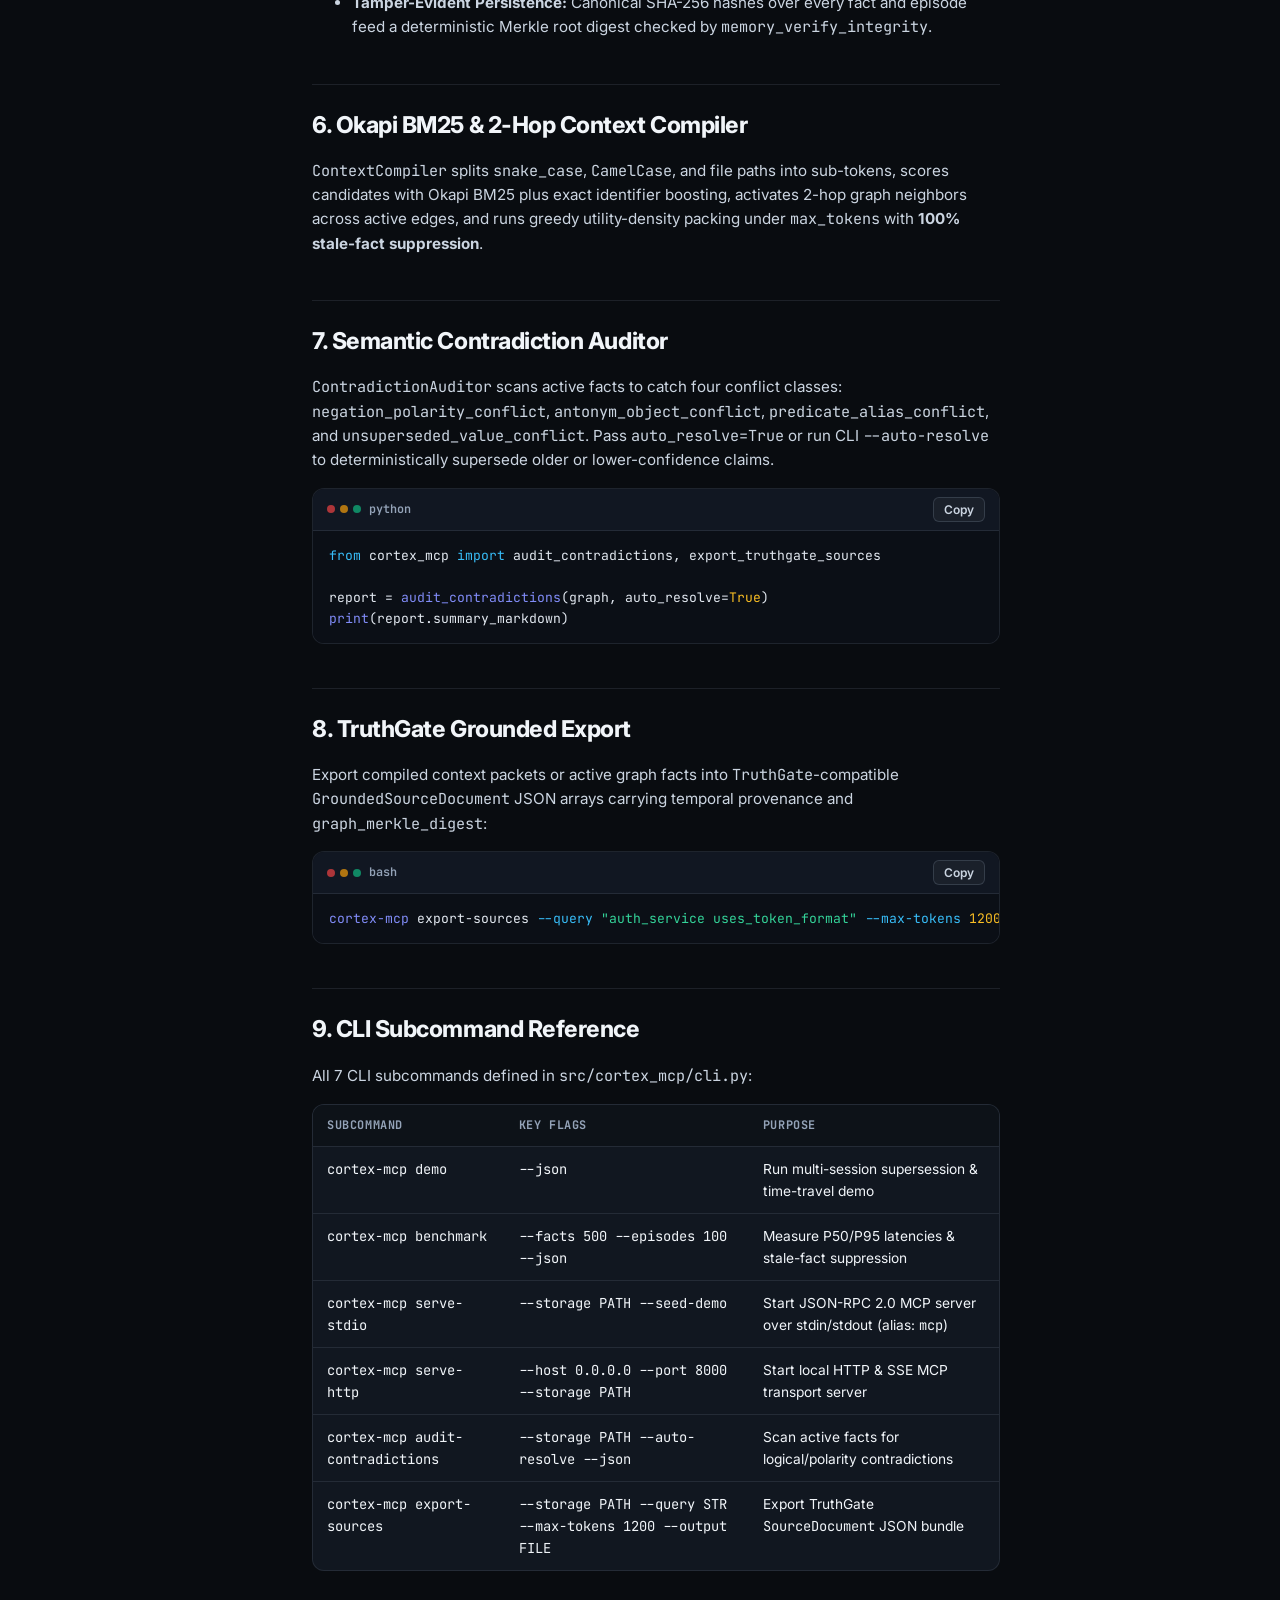
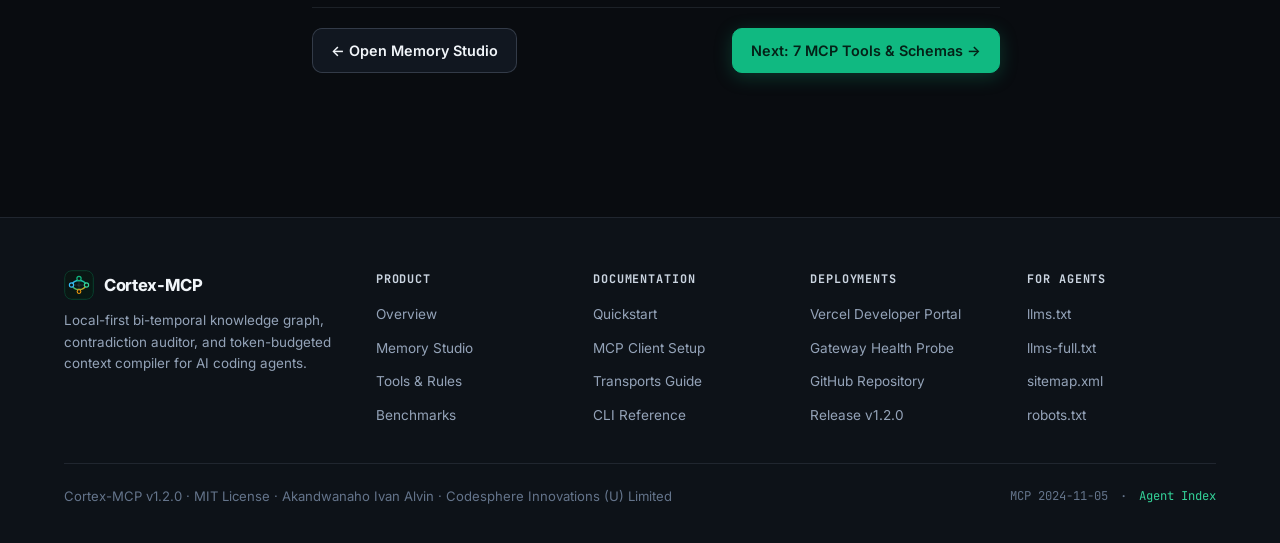
<file: website/docs.html>
<!DOCTYPE html>
<html lang="en">
<head>
  <meta charset="utf-8" />
  <meta name="viewport" content="width=device-width, initial-scale=1.0" />
  <title>Documentation &amp; MCP Client Setup — Cortex-MCP</title>
  <meta name="description" content="Complete Cortex-MCP documentation covering MCP client setup, transports, bi-temporal graph model, BM25 compiler, contradiction auditor, and CLI." />
  <link rel="canonical" href="https://codesphere-u.github.io/cortex-mcp/docs.html" />
  <meta property="og:type" content="website" />
  <meta property="og:title" content="Documentation &amp; MCP Client Setup — Cortex-MCP" />
  <meta property="og:description" content="Guides for Cortex-MCP transports, Claude/Cursor/Windsurf/Antigravity setup, Okapi BM25 context compilation, and CLI subcommands." />
  <meta property="og:image" content="https://codesphere-u.github.io/cortex-mcp/og-image.svg" />
  <meta name="twitter:card" content="summary_large_image" />
  <link rel="icon" type="image/svg+xml" href="favicon.svg?v=20261116" />
  <link rel="preconnect" href="https://fonts.googleapis.com" />
  <link rel="preconnect" href="https://fonts.gstatic.com" crossorigin />
  <link href="https://fonts.googleapis.com/css2?family=Inter:wght@400;500;600;700;800&family=JetBrains+Mono:wght@400;500;600;700&display=swap" rel="stylesheet" />
  <link rel="stylesheet" href="styles.css?v=20261116" />
</head>
<body>
  <div class="announcement-bar">
    <span class="pill-tag">Docs</span>
    <span>MCP Protocol 2024-11-05 &middot; Streamable HTTP, Local Stdio, and SSE Transports</span>
    <a href="studio.html">Try Memory Studio &rarr;</a>
  </div>

  <header class="topbar">
    <div class="topbar-inner">
      <a class="brand-link" href="index.html">
        <img class="brand-icon" src="favicon.svg" alt="" width="30" height="30" />
        <span>Cortex-MCP</span>
        <span class="version-chip">v1.2.0</span>
      </a>

      <nav class="nav-links" aria-label="Primary Navigation">
        <a href="index.html">Overview</a>
        <a href="studio.html">Memory Studio</a>
        <a href="rules.html">Tools &amp; Rules</a>
        <a href="proof.html">Benchmarks</a>
        <a href="docs.html" class="active">Docs</a>
      </nav>

      <div class="nav-actions">
        <button type="button" class="search-trigger" data-open-search aria-label="Search documentation">
          <svg width="14" height="14" viewBox="0 0 24 24" fill="none" stroke="currentColor" stroke-width="2"><circle cx="11" cy="11" r="8"/><path d="m21 21-4.3-4.3"/></svg>
          <span>Search...</span>
          <kbd>&#8984;K</kbd>
        </button>
        <button id="themeToggleBtn" type="button" class="icon-btn" aria-label="Toggle color theme"></button>
        <a class="icon-btn" href="https://github.com/codesphere-u/cortex-mcp" aria-label="GitHub repository">
          <svg width="16" height="16" viewBox="0 0 24 24" fill="currentColor"><path d="M12 0C5.37 0 0 5.37 0 12c0 5.31 3.435 9.795 8.205 11.385.6.105.825-.255.825-.57 0-.285-.015-1.23-.015-2.235-3.015.555-3.795-.735-4.035-1.41-.135-.345-.72-1.41-1.23-1.695-.42-.225-1.02-.78-.015-.795.945-.015 1.62.87 1.845 1.23 1.08 1.815 2.805 1.305 3.495.99.105-.78.42-1.305.765-1.605-2.67-.3-5.46-1.335-5.46-5.925 0-1.305.465-2.385 1.23-3.225-.12-.3-.54-1.53.12-3.18 0 0 1.005-.315 3.3 1.23.96-.27 1.98-.405 3-.405s2.04.135 3 .405c2.295-1.56 3.3-1.23 3.3-1.23.66 1.65.24 2.88.12 3.18.765.84 1.23 1.905 1.23 3.225 0 4.605-2.805 5.625-5.475 5.925.435.375.81 1.095.81 2.22 0 1.605-.015 2.895-.015 3.3 0 .315.225.69.825.57A12.02 12.02 0 0 0 24 12c0-6.63-5.37-12-12-12z"/></svg>
        </a>
        <button id="mobileMenuBtn" type="button" class="icon-btn mobile-menu-btn" aria-label="Open menu" aria-expanded="false">
          <svg width="16" height="16" viewBox="0 0 24 24" fill="none" stroke="currentColor" stroke-width="2"><path d="M3 12h18M3 6h18M3 18h18"/></svg>
        </button>
      </div>
    </div>
    <nav id="mobileDrawer" class="mobile-drawer" aria-label="Mobile Navigation">
      <a href="index.html">Overview</a>
      <a href="studio.html">Memory Studio</a>
      <a href="rules.html">Tools &amp; Rules</a>
      <a href="proof.html">Benchmarks</a>
      <a href="docs.html" class="active">Documentation</a>
      <a href="docs.html#client-setup">Connect MCP Client</a>
      <a href="https://github.com/codesphere-u/cortex-mcp">GitHub Repository</a>
    </nav>
  </header>

  <!-- 3-Column Documentation Layout (AG-UI + Stitch Pattern) -->
  <div class="docs-shell">
    <aside class="docs-left-nav" aria-label="Documentation Navigation">
      <div class="docs-group">
        <div class="docs-group-title">Get Started</div>
        <nav class="docs-tree">
          <a href="#overview" class="active">Overview</a>
          <a href="#install">Installation &amp; Quickstart</a>
          <a href="#transports">Transports: Local vs Hosted</a>
          <a href="#client-setup">MCP Client Setup</a>
        </nav>
      </div>
      <div class="docs-group">
        <div class="docs-group-title">Core Engine</div>
        <nav class="docs-tree">
          <a href="#architecture">System Architecture</a>
          <a href="#bitemporal">Bi-Temporal Graph Model</a>
          <a href="#compiler">BM25 + 2-Hop Compiler</a>
          <a href="#contradictions">Contradiction Auditor</a>
          <a href="#truthgate">TruthGate Export</a>
        </nav>
      </div>
      <div class="docs-group">
        <div class="docs-group-title">Reference</div>
        <nav class="docs-tree">
          <a href="#cli">CLI Subcommands</a>
          <a href="rules.html">7 MCP Tools &amp; Schemas &rarr;</a>
          <a href="proof.html">Benchmarks &amp; ADRs &rarr;</a>
        </nav>
      </div>
    </aside>

    <article class="docs-article">
      <div class="docs-breadcrumb">Get Started &middot; Documentation</div>
      <h1 id="overview">Cortex-MCP Documentation</h1>
      <p>
        <strong>Cortex-MCP</strong> (<code>cortex-bitemporal-mcp</code>) is a local-first bi-temporal knowledge graph, contradiction auditor, and token-budgeted context compiler exposed over the <strong>Model Context Protocol (MCP)</strong> JSON-RPC 2.0 specification.
      </p>

      <div class="table-wrap">
        <table>
          <thead>
            <tr>
              <th>Protocol Layer</th>
              <th>Responsibility in Agent Stack</th>
              <th>Cortex-MCP Implementation</th>
            </tr>
          </thead>
          <tbody>
            <tr>
              <td><strong>MCP Transport</strong></td>
              <td>Agent &harr; Memory Graph tools, resources, prompts</td>
              <td><code>CortexMCPServer</code> over <code>stdio</code>, HTTP/SSE, Vercel Streamable HTTP</td>
            </tr>
            <tr>
              <td><strong>Bi-Temporal Graph</strong></td>
              <td>Track valid time vs transaction supersession</td>
              <td><code>BiTemporalMemoryGraph</code> with <code>valid_from</code>, <code>valid_until</code>, <code>superseded_by</code></td>
            </tr>
            <tr>
              <td><strong>Context Compilation</strong></td>
              <td>Rank &amp; pack facts under strict token budget</td>
              <td><code>ContextCompiler</code> (Okapi BM25 + 2-hop graph activation, 100% stale filter)</td>
            </tr>
            <tr>
              <td><strong>Grounded Verification</strong></td>
              <td>Export provenance-cited source bundles</td>
              <td><code>export_truthgate_sources()</code> for <code>codesphere-u/truthgate</code></td>
            </tr>
          </tbody>
        </table>
      </div>

      <h2 id="install">1. Installation &amp; Quickstart</h2>
      <p>Run zero-install with <code>uvx</code>, install from GitHub, or clone editable for local development and tests.</p>

      <div data-tab-group>
        <div class="preset-bar" style="margin-bottom:10px;">
          <button type="button" class="preset-chip active" data-tab-target="inst-uvx">uvx (Zero Install)</button>
          <button type="button" class="preset-chip" data-tab-target="inst-pip">pip (From GitHub)</button>
          <button type="button" class="preset-chip" data-tab-target="inst-dev">Local Dev &amp; Pytest</button>
        </div>

        <div data-tab-pane="inst-uvx" style="display:block;">
          <div class="code-card">
            <div class="code-header">
              <span class="code-lang"><span class="code-dots"><i></i><i></i><i></i></span>bash</span>
              <button type="button" class="copy-btn" data-copy-target="codeInstUvx">Copy</button>
            </div>
            <pre><code id="codeInstUvx"><span class="tok-f">uvx</span> <span class="tok-k">--from</span> <span class="tok-s">git+https://github.com/codesphere-u/cortex-mcp.git</span> cortex-mcp demo
<span class="tok-f">uvx</span> <span class="tok-k">--from</span> <span class="tok-s">git+https://github.com/codesphere-u/cortex-mcp.git</span> cortex-mcp benchmark</code></pre>
          </div>
        </div>

        <div data-tab-pane="inst-pip" style="display:none;">
          <div class="code-card">
            <div class="code-header">
              <span class="code-lang"><span class="code-dots"><i></i><i></i><i></i></span>bash</span>
              <button type="button" class="copy-btn" data-copy-target="codeInstPip">Copy</button>
            </div>
            <pre><code id="codeInstPip"><span class="tok-f">pip</span> install <span class="tok-s">"git+https://github.com/codesphere-u/cortex-mcp.git@v1.2.0"</span>
<span class="tok-f">cortex-mcp</span> <span class="tok-k">--help</span></code></pre>
          </div>
        </div>

        <div data-tab-pane="inst-dev" style="display:none;">
          <div class="code-card">
            <div class="code-header">
              <span class="code-lang"><span class="code-dots"><i></i><i></i><i></i></span>bash</span>
              <button type="button" class="copy-btn" data-copy-target="codeInstDev">Copy</button>
            </div>
            <pre><code id="codeInstDev"><span class="tok-f">git</span> clone https://github.com/codesphere-u/cortex-mcp.git
<span class="tok-f">cd</span> cortex-mcp
<span class="tok-f">pip</span> install -e <span class="tok-s">".[dev]"</span>
<span class="tok-f">pytest</span> <span class="tok-k">-v</span></code></pre>
          </div>
        </div>
      </div>

      <div class="callout tip">
        <span class="callout-icon">&#10003;</span>
        <div>
          <strong>Package Naming Note:</strong> The PyPI distribution name is <code>cortex-bitemporal-mcp</code> (because <code>cortex-mcp</code> belongs to an unrelated package), while the CLI binary and import module remain <code>cortex-mcp</code> and <code>cortex_mcp</code>.
        </div>
      </div>

      <h2 id="transports">2. Transports: Hosted Streamable HTTP vs Local Stdio</h2>
      <p>Choose between the zero-setup public Vercel gateway for experimentation or local <code>stdio</code> / self-hosted HTTP for persistent project memory.</p>

      <div class="table-wrap">
        <table>
          <thead>
            <tr>
              <th>Transport</th>
              <th>Endpoint / Command</th>
              <th>Persistence &amp; Privacy</th>
              <th>Recommended For</th>
            </tr>
          </thead>
          <tbody>
            <tr>
              <td><strong>Hosted Streamable HTTP</strong></td>
              <td><code>https://cortex-mcp-steel.vercel.app/mcp</code></td>
              <td>Ephemeral in-memory serverless instance (shared across warm callers)</td>
              <td>Instant demos, schema exploration, zero-install smoke tests</td>
            </tr>
            <tr>
              <td><strong>Local Stdio</strong></td>
              <td><code>cortex-mcp serve-stdio --storage .cortex/memory.json</code></td>
              <td>100% local atomic JSON file on disk, zero network egress</td>
              <td>Production coding workflows in Claude Code, Cursor, Claude Desktop</td>
            </tr>
            <tr>
              <td><strong>Self-Hosted HTTP / SSE</strong></td>
              <td><code>cortex-mcp serve-http --host 127.0.0.1 --port 8000</code></td>
              <td>Local or Docker container (supports <code>POST /mcp</code> &amp; <code>GET /sse</code>)</td>
              <td>Shared team knowledge graph or remote agent runtimes</td>
            </tr>
          </tbody>
        </table>
      </div>

      <div class="callout warn">
        <span class="callout-icon">!</span>
        <div>
          <strong>Hosted Ephemeral State Warning:</strong> All 7 MCP tools work on the hosted Vercel gateway, but state is per-instance and ephemeral. Always pass <code>--storage .cortex/memory.json</code> via local <code>stdio</code> for private, durable engineering memory.
        </div>
      </div>

      <h2 id="client-setup">3. MCP Client Configuration</h2>
      <p>Select your AI coding client below to inspect exact config file paths and copy-ready setup snippets.</p>

      <div class="quick-connect-shell" data-client-switcher style="margin:18px 0 24px;">
        <div class="client-tabs" role="tablist" aria-label="Documentation Client Selector">
          <button type="button" class="client-pill active" data-client="claude-code" role="tab">Claude Code</button>
          <button type="button" class="client-pill" data-client="cursor" role="tab">Cursor</button>
          <button type="button" class="client-pill" data-client="windsurf" role="tab">Windsurf</button>
          <button type="button" class="client-pill" data-client="claude-desktop" role="tab">Claude Desktop</button>
          <button type="button" class="client-pill" data-client="antigravity" role="tab">Antigravity / VS Code</button>
          <button type="button" class="client-pill" data-client="uvx-stdio" role="tab">Local uvx</button>
        </div>
        <div class="client-panel-meta">
          <span>Config location: <code class="client-path" data-client-path>Project or User Scope</code></span>
          <span class="pill-tag cyan" data-client-transport>Streamable HTTP</span>
        </div>
        <div class="code-card">
          <div class="code-header">
            <span class="code-lang"><span class="code-dots"><i></i><i></i><i></i></span><span data-client-lang>bash</span></span>
            <button type="button" class="copy-btn" data-client-copy data-copy="">Copy</button>
          </div>
          <pre><code data-client-code></code></pre>
        </div>
      </div>

      <h3>Verify Hosted Endpoint via cURL</h3>
      <div class="code-card">
        <div class="code-header">
          <span class="code-lang"><span class="code-dots"><i></i><i></i><i></i></span>bash</span>
          <button type="button" class="copy-btn" data-copy-target="codeCurlProbe">Copy</button>
        </div>
        <pre><code id="codeCurlProbe"><span class="tok-f">curl</span> <span class="tok-k">-s -X POST</span> https://cortex-mcp-steel.vercel.app/mcp \
  <span class="tok-k">-H</span> <span class="tok-s">"Content-Type: application/json"</span> \
  <span class="tok-k">-d</span> <span class="tok-s">'{"jsonrpc":"2.0","id":1,"method":"tools/list"}'</span></code></pre>
      </div>

      <h2 id="architecture">4. System Architecture</h2>
      <p>Cortex-MCP routes JSON-RPC 2.0 tool, resource, and prompt calls cleanly into two deterministic core engines backed by atomic JSON snapshots.</p>

      <div class="card" style="padding:18px;margin:16px 0 24px;">
        <svg viewBox="0 0 760 250" width="100%" role="img" aria-label="Cortex-MCP architecture flow diagram">
          <rect x="20" y="16" width="720" height="46" rx="10" fill="#111a26" stroke="#38bdf8" stroke-width="1.5"/>
          <text x="380" y="44" text-anchor="middle" fill="#f1f5f9" font-size="13" font-weight="700" font-family="Inter, sans-serif">AI Coding Agents (Claude Code &middot; Cursor &middot; Windsurf &middot; Antigravity)</text>

          <line x1="380" y1="62" x2="380" y2="92" stroke="#10b981" stroke-width="2"/>
          <text x="394" y="82" fill="#94a3b8" font-size="10.5" font-family="JetBrains Mono, monospace">JSON-RPC 2.0 (stdio / Streamable HTTP / SSE)</text>

          <rect x="110" y="94" width="540" height="46" rx="10" fill="#0d1d1a" stroke="#10b981" stroke-width="1.8"/>
          <text x="380" y="122" text-anchor="middle" fill="#34d399" font-size="13" font-weight="700" font-family="JetBrains Mono, monospace">CortexMCPServer (server.py) &mdash; 7 Tools &middot; 3 Resources &middot; 2 Prompts</text>

          <line x1="250" y1="140" x2="200" y2="168" stroke="#10b981" stroke-width="1.8"/>
          <line x1="510" y1="140" x2="560" y2="168" stroke="#38bdf8" stroke-width="1.8"/>

          <rect x="20" y="170" width="340" height="66" rx="10" fill="#111720" stroke="#10b981" stroke-opacity="0.55" stroke-width="1.4"/>
          <text x="190" y="194" text-anchor="middle" fill="#f1f5f9" font-size="12.5" font-weight="700" font-family="JetBrains Mono, monospace">BiTemporalMemoryGraph (graph.py)</text>
          <text x="190" y="216" text-anchor="middle" fill="#94a3b8" font-size="10.5" font-family="Inter, sans-serif">Supersession &middot; K-Hop BFS &middot; SHA-256 Merkle &middot; Atomic JSON</text>

          <rect x="400" y="170" width="340" height="66" rx="10" fill="#111720" stroke="#38bdf8" stroke-opacity="0.55" stroke-width="1.4"/>
          <text x="570" y="194" text-anchor="middle" fill="#f1f5f9" font-size="12.5" font-weight="700" font-family="JetBrains Mono, monospace">ContextCompiler &amp; Auditor</text>
          <text x="570" y="216" text-anchor="middle" fill="#94a3b8" font-size="10.5" font-family="Inter, sans-serif">Okapi BM25 &middot; 2-Hop Activation &middot; Knapsack &middot; TruthGate</text>
        </svg>
      </div>

      <h2 id="bitemporal">5. Bi-Temporal Graph Model</h2>
      <p>
        Every <code>TemporalFact</code> stores both valid time (<code>valid_from</code>, <code>valid_until</code>) and causal supersession lineage (<code>superseded_by</code>). When <code>memory_upsert_fact</code> writes a <code>singular=True</code> fact for an existing <code>(subject_id, predicate)</code> pair, the prior fact is atomically closed without erasing history.
      </p>
      <ul>
        <li><strong>Point-in-Time Inspection:</strong> <code>memory_time_travel(as_of)</code> reconstructs active architecture at any historical UTC timestamp.</li>
        <li><strong>Tamper-Evident Persistence:</strong> Canonical SHA-256 hashes over every fact and episode feed a deterministic Merkle root digest checked by <code>memory_verify_integrity</code>.</li>
      </ul>

      <h2 id="compiler">6. Okapi BM25 &amp; 2-Hop Context Compiler</h2>
      <p>
        <code>ContextCompiler</code> splits <code>snake_case</code>, <code>CamelCase</code>, and file paths into sub-tokens, scores candidates with Okapi BM25 plus exact identifier boosting, activates 2-hop graph neighbors across active edges, and runs greedy utility-density packing under <code>max_tokens</code> with <strong>100% stale-fact suppression</strong>.
      </p>

      <h2 id="contradictions">7. Semantic Contradiction Auditor</h2>
      <p>
        <code>ContradictionAuditor</code> scans active facts to catch four conflict classes: <code>negation_polarity_conflict</code>, <code>antonym_object_conflict</code>, <code>predicate_alias_conflict</code>, and <code>unsuperseded_value_conflict</code>. Pass <code>auto_resolve=True</code> or run CLI <code>--auto-resolve</code> to deterministically supersede older or lower-confidence claims.
      </p>

      <div class="code-card">
        <div class="code-header">
          <span class="code-lang"><span class="code-dots"><i></i><i></i><i></i></span>python</span>
          <button type="button" class="copy-btn" data-copy-target="codePyAudit">Copy</button>
        </div>
        <pre><code id="codePyAudit"><span class="tok-k">from</span> cortex_mcp <span class="tok-k">import</span> audit_contradictions, export_truthgate_sources

report = <span class="tok-f">audit_contradictions</span>(graph, auto_resolve=<span class="tok-n">True</span>)
<span class="tok-f">print</span>(report.summary_markdown)</code></pre>
      </div>

      <h2 id="truthgate">8. TruthGate Grounded Export</h2>
      <p>
        Export compiled context packets or active graph facts into <code>TruthGate</code>-compatible <code>GroundedSourceDocument</code> JSON arrays carrying temporal provenance and <code>graph_merkle_digest</code>:
      </p>
      <div class="code-card">
        <div class="code-header">
          <span class="code-lang"><span class="code-dots"><i></i><i></i><i></i></span>bash</span>
          <button type="button" class="copy-btn" data-copy-target="codeExportCmd">Copy</button>
        </div>
        <pre><code id="codeExportCmd"><span class="tok-f">cortex-mcp</span> export-sources <span class="tok-k">--query</span> <span class="tok-s">"auth_service uses_token_format"</span> <span class="tok-k">--max-tokens</span> <span class="tok-n">1200</span> <span class="tok-k">--output</span> sources.json</code></pre>
      </div>

      <h2 id="cli">9. CLI Subcommand Reference</h2>
      <p>All 7 CLI subcommands defined in <code>src/cortex_mcp/cli.py</code>:</p>

      <div class="table-wrap">
        <table>
          <thead>
            <tr>
              <th>Subcommand</th>
              <th>Key Flags</th>
              <th>Purpose</th>
            </tr>
          </thead>
          <tbody>
            <tr>
              <td><code>cortex-mcp demo</code></td>
              <td><code>--json</code></td>
              <td>Run multi-session supersession &amp; time-travel demo</td>
            </tr>
            <tr>
              <td><code>cortex-mcp benchmark</code></td>
              <td><code>--facts 500 --episodes 100 --json</code></td>
              <td>Measure P50/P95 latencies &amp; stale-fact suppression</td>
            </tr>
            <tr>
              <td><code>cortex-mcp serve-stdio</code></td>
              <td><code>--storage PATH --seed-demo</code></td>
              <td>Start JSON-RPC 2.0 MCP server over stdin/stdout (alias: <code>mcp</code>)</td>
            </tr>
            <tr>
              <td><code>cortex-mcp serve-http</code></td>
              <td><code>--host 0.0.0.0 --port 8000 --storage PATH</code></td>
              <td>Start local HTTP &amp; SSE MCP transport server</td>
            </tr>
            <tr>
              <td><code>cortex-mcp audit-contradictions</code></td>
              <td><code>--storage PATH --auto-resolve --json</code></td>
              <td>Scan active facts for logical/polarity contradictions</td>
            </tr>
            <tr>
              <td><code>cortex-mcp export-sources</code></td>
              <td><code>--storage PATH --query STR --max-tokens 1200 --output FILE</code></td>
              <td>Export TruthGate <code>SourceDocument</code> JSON bundle</td>
            </tr>
          </tbody>
        </table>
      </div>

      <div style="display:flex;justify-content:space-between;align-items:center;gap:12px;margin-top:36px;padding-top:20px;border-top:1px solid var(--line);flex-wrap:wrap;">
        <a class="btn btn-secondary" href="studio.html">&larr; Open Memory Studio</a>
        <a class="btn btn-primary" href="rules.html">Next: 7 MCP Tools &amp; Schemas &rarr;</a>
      </div>
    </article>

    <aside class="docs-right-toc" aria-label="On This Page">
      <div class="toc-heading">On this page</div>
      <nav class="toc-links">
        <a href="#overview">Overview</a>
        <a href="#install">1. Installation &amp; Quickstart</a>
        <a href="#transports">2. Transports Comparison</a>
        <a href="#client-setup">3. MCP Client Setup</a>
        <a href="#architecture">4. System Architecture</a>
        <a href="#bitemporal">5. Bi-Temporal Graph Model</a>
        <a href="#compiler">6. BM25 Context Compiler</a>
        <a href="#contradictions">7. Contradiction Auditor</a>
        <a href="#truthgate">8. TruthGate Export</a>
        <a href="#cli">9. CLI Reference</a>
      </nav>
    </aside>
  </div>

  <footer class="site-footer">
    <div class="container">
      <div class="footer-grid">
        <div>
          <a class="brand-link" href="index.html" style="margin-bottom:10px;">
            <img class="brand-icon" src="favicon.svg" alt="" width="28" height="28" />
            <span>Cortex-MCP</span>
          </a>
          <p style="font-size:0.84rem;color:var(--muted);margin:0;max-width:290px;">
            Local-first bi-temporal knowledge graph, contradiction auditor, and token-budgeted context compiler for AI coding agents.
          </p>
        </div>
        <div class="footer-col">
          <h4>Product</h4>
          <ul>
            <li><a href="index.html">Overview</a></li>
            <li><a href="studio.html">Memory Studio</a></li>
            <li><a href="rules.html">Tools &amp; Rules</a></li>
            <li><a href="proof.html">Benchmarks</a></li>
          </ul>
        </div>
        <div class="footer-col">
          <h4>Documentation</h4>
          <ul>
            <li><a href="docs.html#install">Quickstart</a></li>
            <li><a href="docs.html#client-setup">MCP Client Setup</a></li>
            <li><a href="docs.html#transports">Transports Guide</a></li>
            <li><a href="docs.html#cli">CLI Reference</a></li>
          </ul>
        </div>
        <div class="footer-col">
          <h4>Deployments</h4>
          <ul>
            <li><a href="https://cortex-mcp-steel.vercel.app">Vercel Developer Portal</a></li>
            <li><a href="https://cortex-mcp-steel.vercel.app/health">Gateway Health Probe</a></li>
            <li><a href="https://github.com/codesphere-u/cortex-mcp">GitHub Repository</a></li>
            <li><a href="https://github.com/codesphere-u/cortex-mcp/releases/tag/v1.2.0">Release v1.2.0</a></li>
          </ul>
        </div>
        <div class="footer-col">
          <h4>For Agents</h4>
          <ul>
            <li><a href="llms.txt">llms.txt</a></li>
            <li><a href="llms-full.txt">llms-full.txt</a></li>
            <li><a href="sitemap.xml">sitemap.xml</a></li>
            <li><a href="robots.txt">robots.txt</a></li>
          </ul>
        </div>
      </div>

      <div class="footer-bottom">
        <span>Cortex-MCP v1.2.0 &middot; MIT License &middot; Akandwanaho Ivan Alvin &middot; Codesphere Innovations (U) Limited</span>
        <div class="footer-agent-links">
          <span>MCP 2024-11-05</span>
          <span>&middot;</span>
          <a href="llms.txt">Agent Index</a>
        </div>
      </div>
    </div>
  </footer>

  <div id="cmdBackdrop" class="cmd-backdrop" role="dialog" aria-modal="true" aria-label="Search Cortex-MCP documentation">
    <div class="cmd-dialog">
      <div class="cmd-input-row">
        <svg width="16" height="16" viewBox="0 0 24 24" fill="none" stroke="currentColor" stroke-width="2"><circle cx="11" cy="11" r="8"/><path d="m21 21-4.3-4.3"/></svg>
        <input id="cmdSearchInput" type="search" placeholder="Search tools, MCP client setup, CLI commands, rules..." autocomplete="off" />
        <kbd style="font-size:0.72rem;padding:2px 6px;border-radius:5px;border:1px solid var(--line);color:var(--muted);">ESC</kbd>
      </div>
      <div id="cmdResults" class="cmd-results"></div>
    </div>
  </div>

  <div id="toast" class="toast" role="status" aria-live="polite"></div>
  <script src="app.js?v=20261116"></script>
</body>
</html>
</file>
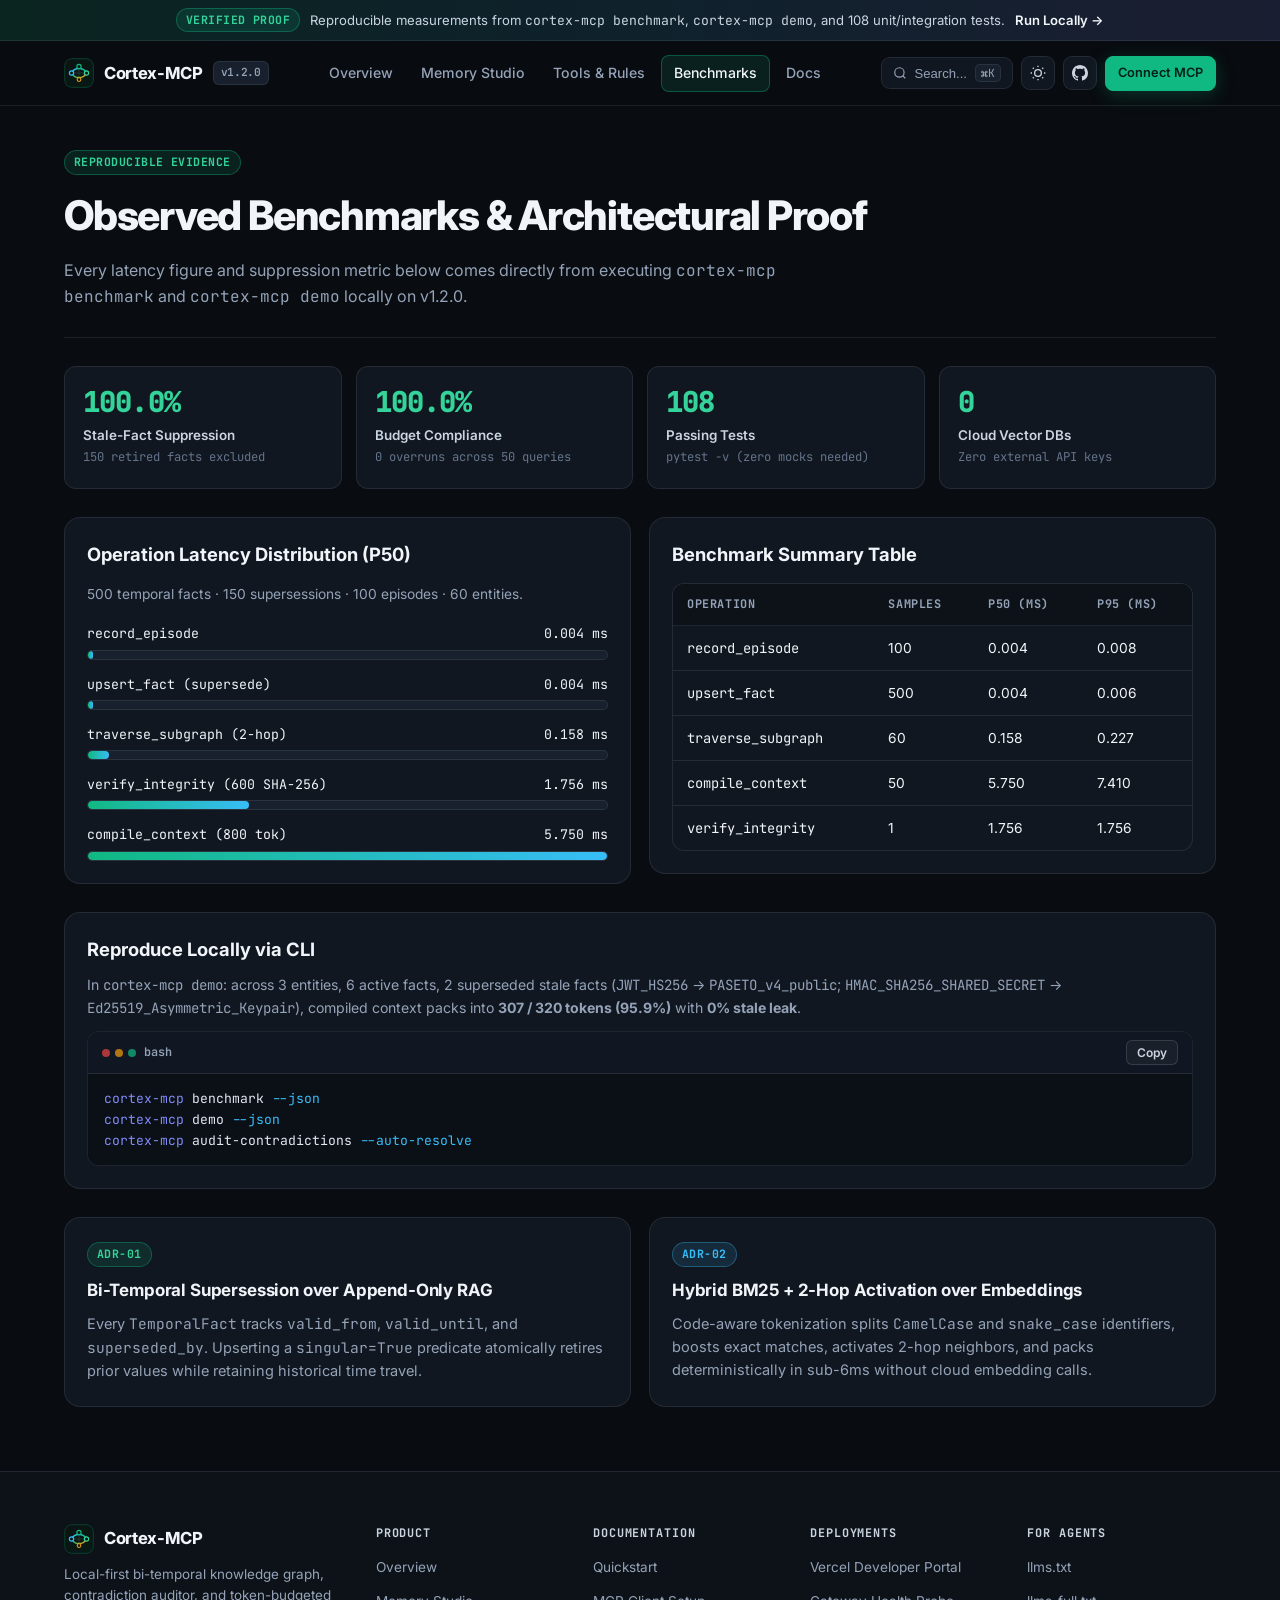
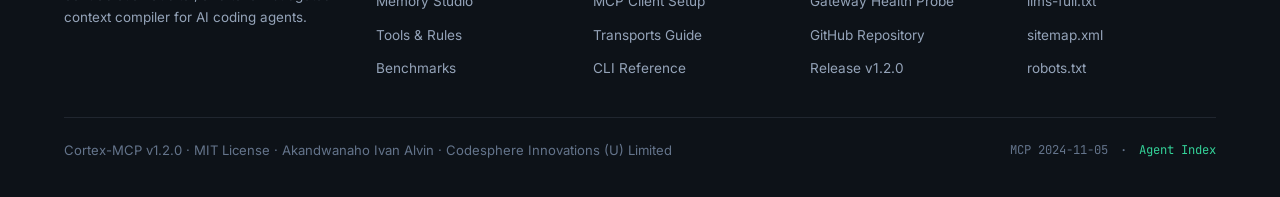
<file: website/proof.html>
<!DOCTYPE html>
<html lang="en">
<head>
  <meta charset="utf-8" />
  <meta name="viewport" content="width=device-width, initial-scale=1.0" />
  <title>Benchmarks &amp; Proof — Cortex-MCP</title>
  <meta name="description" content="Reproducible latency and stale-fact suppression benchmarks from cortex-mcp benchmark and cortex-mcp demo across 500 facts and 100 episodes." />
  <link rel="canonical" href="https://codesphere-u.github.io/cortex-mcp/proof.html" />
  <meta property="og:type" content="website" />
  <meta property="og:title" content="Benchmarks &amp; Proof — Cortex-MCP" />
  <meta property="og:description" content="Observed P50/P95 latencies, 100% stale-fact suppression, and SHA-256 Merkle chain verification proof." />
  <meta property="og:image" content="https://codesphere-u.github.io/cortex-mcp/og-image.svg" />
  <meta name="twitter:card" content="summary_large_image" />
  <link rel="icon" type="image/svg+xml" href="favicon.svg?v=20261116" />
  <link rel="preconnect" href="https://fonts.googleapis.com" />
  <link rel="preconnect" href="https://fonts.gstatic.com" crossorigin />
  <link href="https://fonts.googleapis.com/css2?family=Inter:wght@400;500;600;700;800&family=JetBrains+Mono:wght@400;500;600;700&display=swap" rel="stylesheet" />
  <link rel="stylesheet" href="styles.css?v=20261116" />
</head>
<body>
  <div class="announcement-bar">
    <span class="pill-tag">Verified Proof</span>
    <span>Reproducible measurements from <code>cortex-mcp benchmark</code>, <code>cortex-mcp demo</code>, and 108 unit/integration tests.</span>
    <a href="docs.html#install">Run Locally &rarr;</a>
  </div>

  <header class="topbar">
    <div class="topbar-inner">
      <a class="brand-link" href="index.html">
        <img class="brand-icon" src="favicon.svg" alt="" width="30" height="30" />
        <span>Cortex-MCP</span>
        <span class="version-chip">v1.2.0</span>
      </a>

      <nav class="nav-links" aria-label="Primary Navigation">
        <a href="index.html">Overview</a>
        <a href="studio.html">Memory Studio</a>
        <a href="rules.html">Tools &amp; Rules</a>
        <a href="proof.html" class="active">Benchmarks</a>
        <a href="docs.html">Docs</a>
      </nav>

      <div class="nav-actions">
        <button type="button" class="search-trigger" data-open-search aria-label="Search documentation">
          <svg width="14" height="14" viewBox="0 0 24 24" fill="none" stroke="currentColor" stroke-width="2"><circle cx="11" cy="11" r="8"/><path d="m21 21-4.3-4.3"/></svg>
          <span>Search...</span>
          <kbd>&#8984;K</kbd>
        </button>
        <button id="themeToggleBtn" type="button" class="icon-btn" aria-label="Toggle color theme"></button>
        <a class="icon-btn" href="https://github.com/codesphere-u/cortex-mcp" aria-label="GitHub repository">
          <svg width="16" height="16" viewBox="0 0 24 24" fill="currentColor"><path d="M12 0C5.37 0 0 5.37 0 12c0 5.31 3.435 9.795 8.205 11.385.6.105.825-.255.825-.57 0-.285-.015-1.23-.015-2.235-3.015.555-3.795-.735-4.035-1.41-.135-.345-.72-1.41-1.23-1.695-.42-.225-1.02-.78-.015-.795.945-.015 1.62.87 1.845 1.23 1.08 1.815 2.805 1.305 3.495.99.105-.78.42-1.305.765-1.605-2.67-.3-5.46-1.335-5.46-5.925 0-1.305.465-2.385 1.23-3.225-.12-.3-.54-1.53.12-3.18 0 0 1.005-.315 3.3 1.23.96-.27 1.98-.405 3-.405s2.04.135 3 .405c2.295-1.56 3.3-1.23 3.3-1.23.66 1.65.24 2.88.12 3.18.765.84 1.23 1.905 1.23 3.225 0 4.605-2.805 5.625-5.475 5.925.435.375.81 1.095.81 2.22 0 1.605-.015 2.895-.015 3.3 0 .315.225.69.825.57A12.02 12.02 0 0 0 24 12c0-6.63-5.37-12-12-12z"/></svg>
        </a>
        <a class="btn btn-primary btn-sm" href="docs.html#client-setup">Connect MCP</a>
        <button id="mobileMenuBtn" type="button" class="icon-btn mobile-menu-btn" aria-label="Open menu" aria-expanded="false">
          <svg width="16" height="16" viewBox="0 0 24 24" fill="none" stroke="currentColor" stroke-width="2"><path d="M3 12h18M3 6h18M3 18h18"/></svg>
        </button>
      </div>
    </div>
    <nav id="mobileDrawer" class="mobile-drawer" aria-label="Mobile Navigation">
      <a href="index.html">Overview</a>
      <a href="studio.html">Memory Studio</a>
      <a href="rules.html">Tools &amp; Rules</a>
      <a href="proof.html" class="active">Benchmarks</a>
      <a href="docs.html">Documentation</a>
      <a href="docs.html#client-setup">Connect MCP Client</a>
      <a href="https://github.com/codesphere-u/cortex-mcp">GitHub Repository</a>
    </nav>
  </header>

  <main class="container">
    <section class="page-hero">
      <span class="pill-tag">Reproducible Evidence</span>
      <h1>Observed Benchmarks &amp; Architectural Proof</h1>
      <p>Every latency figure and suppression metric below comes directly from executing <code>cortex-mcp benchmark</code> and <code>cortex-mcp demo</code> locally on v1.2.0.</p>
    </section>

    <div class="grid-4" style="margin-bottom:28px;">
      <div class="stat-card">
        <div class="stat-value">100.0%</div>
        <div class="stat-label">Stale-Fact Suppression</div>
        <div class="stat-sub">150 retired facts excluded</div>
      </div>
      <div class="stat-card">
        <div class="stat-value">100.0%</div>
        <div class="stat-label">Budget Compliance</div>
        <div class="stat-sub">0 overruns across 50 queries</div>
      </div>
      <div class="stat-card">
        <div class="stat-value">108</div>
        <div class="stat-label">Passing Tests</div>
        <div class="stat-sub">pytest -v (zero mocks needed)</div>
      </div>
      <div class="stat-card">
        <div class="stat-value">0</div>
        <div class="stat-label">Cloud Vector DBs</div>
        <div class="stat-sub">Zero external API keys</div>
      </div>
    </div>

    <div class="grid-2" style="margin-bottom:28px;align-items:start;">
      <section class="card">
        <h2 style="margin:0 0 14px;font-size:1.15rem;">Operation Latency Distribution (P50)</h2>
        <p style="margin:0 0 18px;font-size:0.86rem;color:var(--muted);">500 temporal facts &middot; 150 supersessions &middot; 100 episodes &middot; 60 entities.</p>

        <div class="bench-bar-row">
          <div class="bench-bar-meta"><code>record_episode</code><span class="mono">0.004 ms</span></div>
          <div class="bench-bar-track"><div class="bench-bar-fill" style="width:1%;"></div></div>
        </div>
        <div class="bench-bar-row">
          <div class="bench-bar-meta"><code>upsert_fact (supersede)</code><span class="mono">0.004 ms</span></div>
          <div class="bench-bar-track"><div class="bench-bar-fill" style="width:1%;"></div></div>
        </div>
        <div class="bench-bar-row">
          <div class="bench-bar-meta"><code>traverse_subgraph (2-hop)</code><span class="mono">0.158 ms</span></div>
          <div class="bench-bar-track"><div class="bench-bar-fill" style="width:4%;"></div></div>
        </div>
        <div class="bench-bar-row">
          <div class="bench-bar-meta"><code>verify_integrity (600 SHA-256)</code><span class="mono">1.756 ms</span></div>
          <div class="bench-bar-track"><div class="bench-bar-fill" style="width:31%;"></div></div>
        </div>
        <div class="bench-bar-row" style="margin-bottom:0;">
          <div class="bench-bar-meta"><code>compile_context (800 tok)</code><span class="mono">5.750 ms</span></div>
          <div class="bench-bar-track"><div class="bench-bar-fill" style="width:100%;"></div></div>
        </div>
      </section>

      <section class="card">
        <h2 style="margin:0 0 14px;font-size:1.15rem;">Benchmark Summary Table</h2>
        <div class="table-wrap" style="margin:0;">
          <table>
            <thead>
              <tr>
                <th>Operation</th>
                <th>Samples</th>
                <th>P50 (ms)</th>
                <th>P95 (ms)</th>
              </tr>
            </thead>
            <tbody>
              <tr><td><code>record_episode</code></td><td>100</td><td>0.004</td><td>0.008</td></tr>
              <tr><td><code>upsert_fact</code></td><td>500</td><td>0.004</td><td>0.006</td></tr>
              <tr><td><code>traverse_subgraph</code></td><td>60</td><td>0.158</td><td>0.227</td></tr>
              <tr><td><code>compile_context</code></td><td>50</td><td>5.750</td><td>7.410</td></tr>
              <tr><td><code>verify_integrity</code></td><td>1</td><td>1.756</td><td>1.756</td></tr>
            </tbody>
          </table>
        </div>
      </section>
    </div>

    <section class="card" style="margin-bottom:28px;">
      <h2 style="margin:0 0 10px;font-size:1.15rem;">Reproduce Locally via CLI</h2>
      <p style="margin:0 0 12px;font-size:0.88rem;color:var(--muted);">
        In <code>cortex-mcp demo</code>: across 3 entities, 6 active facts, 2 superseded stale facts (<code>JWT_HS256</code> &rarr; <code>PASETO_v4_public</code>; <code>HMAC_SHA256_SHARED_SECRET</code> &rarr; <code>Ed25519_Asymmetric_Keypair</code>), compiled context packs into <strong>307 / 320 tokens (95.9%)</strong> with <strong>0% stale leak</strong>.
      </p>
      <div class="code-card" style="margin:0;">
        <div class="code-header">
          <span class="code-lang"><span class="code-dots"><i></i><i></i><i></i></span>bash</span>
          <button type="button" class="copy-btn" data-copy-target="codeBenchCmd">Copy</button>
        </div>
        <pre><code id="codeBenchCmd"><span class="tok-f">cortex-mcp</span> benchmark <span class="tok-k">--json</span>
<span class="tok-f">cortex-mcp</span> demo <span class="tok-k">--json</span>
<span class="tok-f">cortex-mcp</span> audit-contradictions <span class="tok-k">--auto-resolve</span></code></pre>
      </div>
    </section>

    <section class="grid-2">
      <article class="card">
        <span class="pill-tag" style="margin-bottom:10px;">ADR-01</span>
        <h3>Bi-Temporal Supersession over Append-Only RAG</h3>
        <p>Every <code>TemporalFact</code> tracks <code>valid_from</code>, <code>valid_until</code>, and <code>superseded_by</code>. Upserting a <code>singular=True</code> predicate atomically retires prior values while retaining historical time travel.</p>
      </article>
      <article class="card">
        <span class="pill-tag cyan" style="margin-bottom:10px;">ADR-02</span>
        <h3>Hybrid BM25 + 2-Hop Activation over Embeddings</h3>
        <p>Code-aware tokenization splits <code>CamelCase</code> and <code>snake_case</code> identifiers, boosts exact matches, activates 2-hop neighbors, and packs deterministically in sub-6ms without cloud embedding calls.</p>
      </article>
    </section>
  </main>

  <footer class="site-footer">
    <div class="container">
      <div class="footer-grid">
        <div>
          <a class="brand-link" href="index.html" style="margin-bottom:10px;">
            <img class="brand-icon" src="favicon.svg" alt="" width="28" height="28" />
            <span>Cortex-MCP</span>
          </a>
          <p style="font-size:0.84rem;color:var(--muted);margin:0;max-width:290px;">
            Local-first bi-temporal knowledge graph, contradiction auditor, and token-budgeted context compiler for AI coding agents.
          </p>
        </div>
        <div class="footer-col">
          <h4>Product</h4>
          <ul>
            <li><a href="index.html">Overview</a></li>
            <li><a href="studio.html">Memory Studio</a></li>
            <li><a href="rules.html">Tools &amp; Rules</a></li>
            <li><a href="proof.html">Benchmarks</a></li>
          </ul>
        </div>
        <div class="footer-col">
          <h4>Documentation</h4>
          <ul>
            <li><a href="docs.html#install">Quickstart</a></li>
            <li><a href="docs.html#client-setup">MCP Client Setup</a></li>
            <li><a href="docs.html#transports">Transports Guide</a></li>
            <li><a href="docs.html#cli">CLI Reference</a></li>
          </ul>
        </div>
        <div class="footer-col">
          <h4>Deployments</h4>
          <ul>
            <li><a href="https://cortex-mcp-steel.vercel.app">Vercel Developer Portal</a></li>
            <li><a href="https://cortex-mcp-steel.vercel.app/health">Gateway Health Probe</a></li>
            <li><a href="https://github.com/codesphere-u/cortex-mcp">GitHub Repository</a></li>
            <li><a href="https://github.com/codesphere-u/cortex-mcp/releases/tag/v1.2.0">Release v1.2.0</a></li>
          </ul>
        </div>
        <div class="footer-col">
          <h4>For Agents</h4>
          <ul>
            <li><a href="llms.txt">llms.txt</a></li>
            <li><a href="llms-full.txt">llms-full.txt</a></li>
            <li><a href="sitemap.xml">sitemap.xml</a></li>
            <li><a href="robots.txt">robots.txt</a></li>
          </ul>
        </div>
      </div>

      <div class="footer-bottom">
        <span>Cortex-MCP v1.2.0 &middot; MIT License &middot; Akandwanaho Ivan Alvin &middot; Codesphere Innovations (U) Limited</span>
        <div class="footer-agent-links">
          <span>MCP 2024-11-05</span>
          <span>&middot;</span>
          <a href="llms.txt">Agent Index</a>
        </div>
      </div>
    </div>
  </footer>

  <div id="cmdBackdrop" class="cmd-backdrop" role="dialog" aria-modal="true" aria-label="Search Cortex-MCP documentation">
    <div class="cmd-dialog">
      <div class="cmd-input-row">
        <svg width="16" height="16" viewBox="0 0 24 24" fill="none" stroke="currentColor" stroke-width="2"><circle cx="11" cy="11" r="8"/><path d="m21 21-4.3-4.3"/></svg>
        <input id="cmdSearchInput" type="search" placeholder="Search tools, MCP client setup, CLI commands, rules..." autocomplete="off" />
        <kbd style="font-size:0.72rem;padding:2px 6px;border-radius:5px;border:1px solid var(--line);color:var(--muted);">ESC</kbd>
      </div>
      <div id="cmdResults" class="cmd-results"></div>
    </div>
  </div>

  <div id="toast" class="toast" role="status" aria-live="polite"></div>
  <script src="app.js?v=20261116"></script>
</body>
</html>
</file>
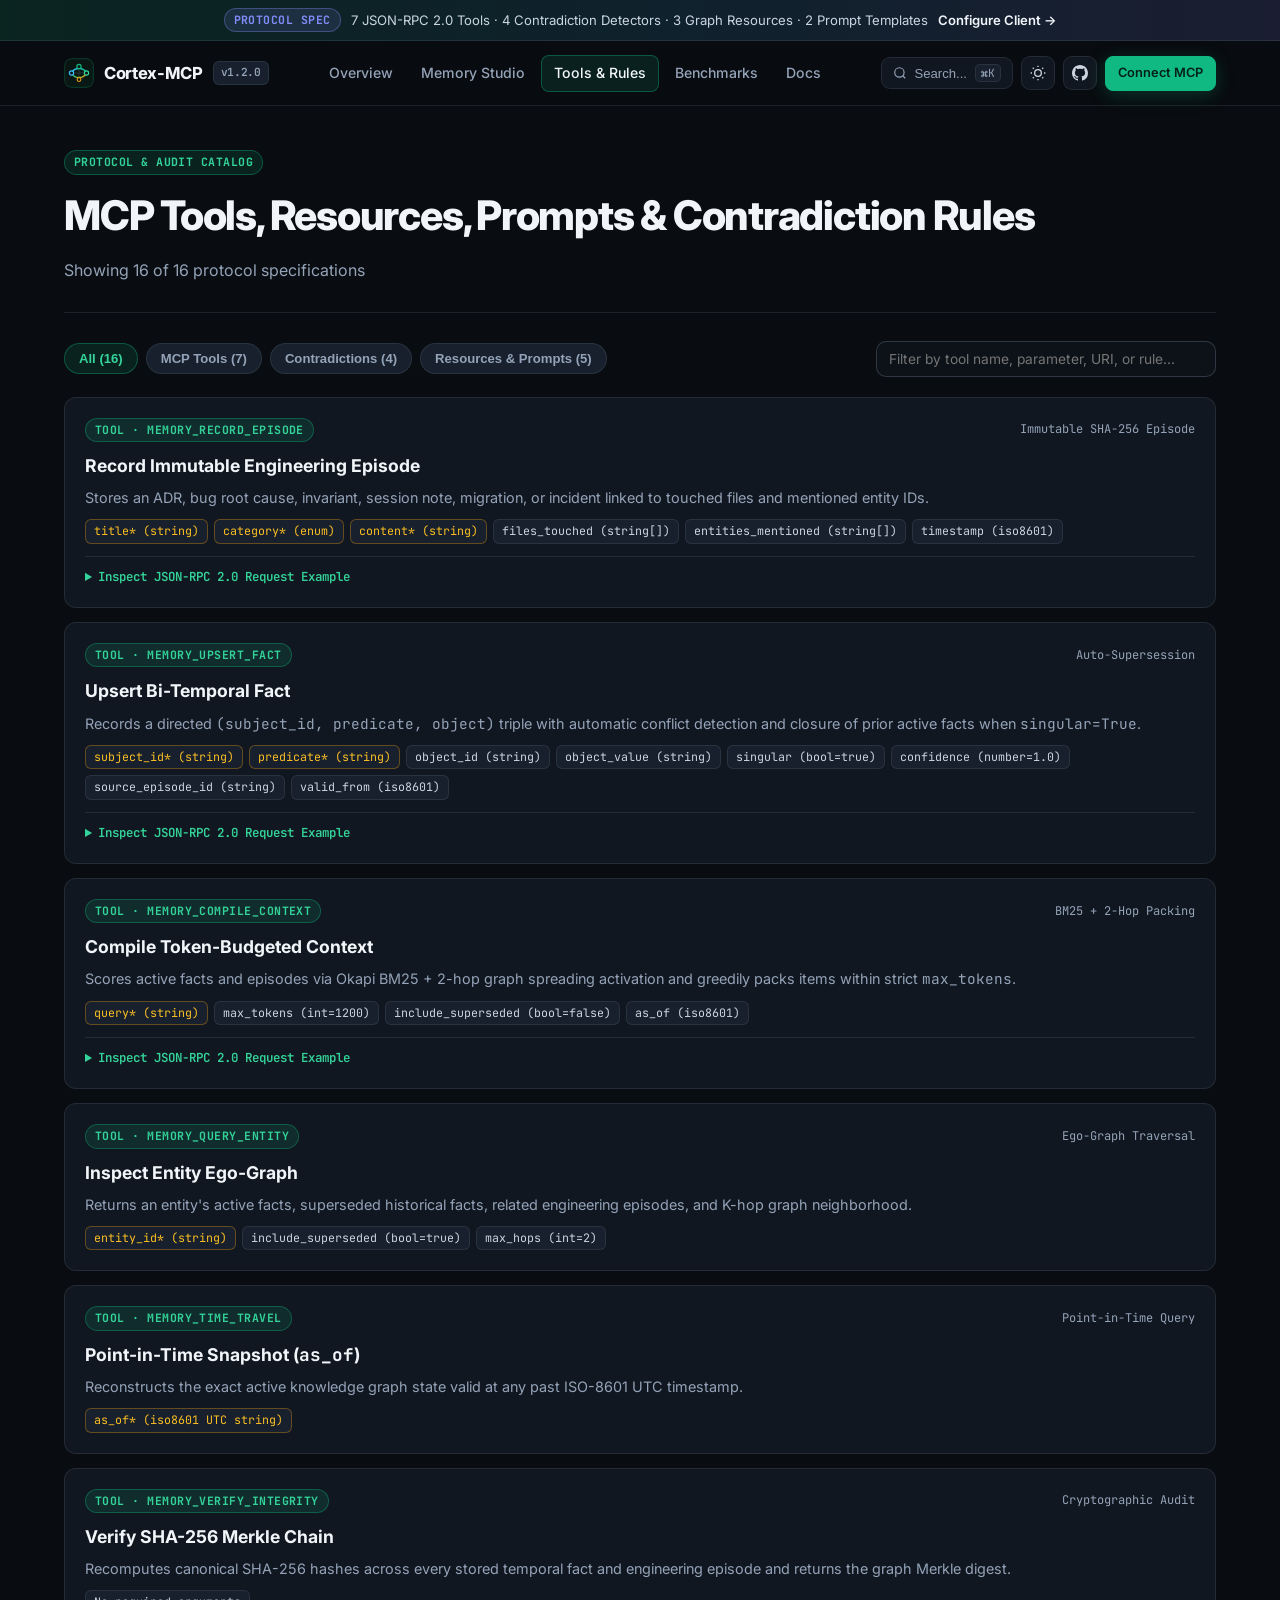
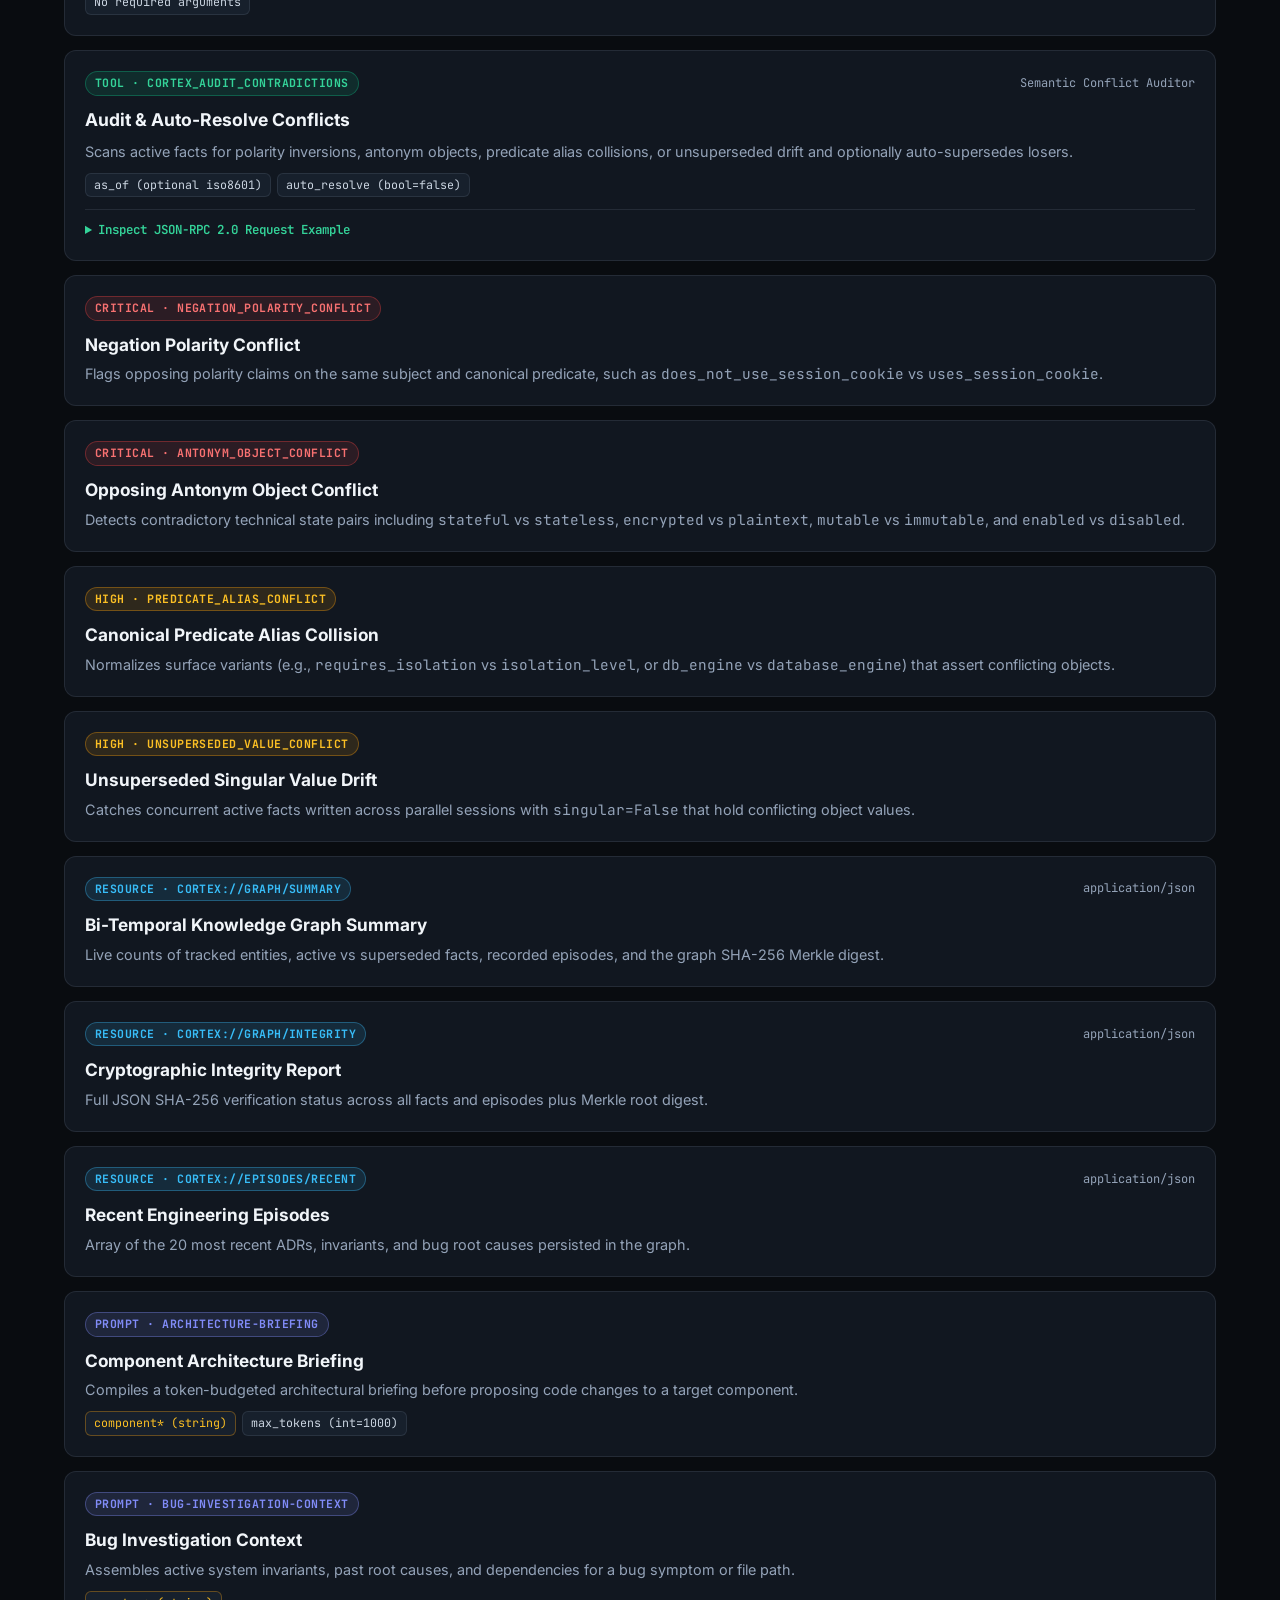
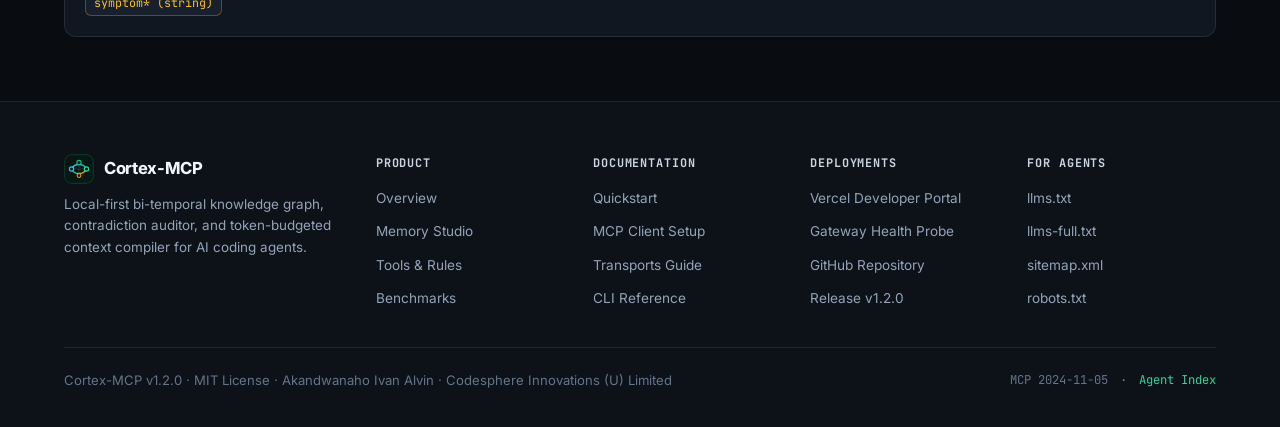
<file: website/rules.html>
<!DOCTYPE html>
<html lang="en">
<head>
  <meta charset="utf-8" />
  <meta name="viewport" content="width=device-width, initial-scale=1.0" />
  <title>MCP Tools, Resources &amp; Contradiction Rules — Cortex-MCP</title>
  <meta name="description" content="Filterable specification of all 7 Cortex-MCP JSON-RPC 2.0 tools, 4 contradiction audit classes, 3 MCP resources, and 2 prompt templates." />
  <link rel="canonical" href="https://codesphere-u.github.io/cortex-mcp/rules.html" />
  <meta property="og:type" content="website" />
  <meta property="og:title" content="MCP Tools, Resources &amp; Contradiction Rules — Cortex-MCP" />
  <meta property="og:description" content="Complete reference of Cortex-MCP tools, contradiction detection rules, resources, and prompts." />
  <meta property="og:image" content="https://codesphere-u.github.io/cortex-mcp/og-image.svg" />
  <meta name="twitter:card" content="summary_large_image" />
  <link rel="icon" type="image/svg+xml" href="favicon.svg?v=20261116" />
  <link rel="preconnect" href="https://fonts.googleapis.com" />
  <link rel="preconnect" href="https://fonts.gstatic.com" crossorigin />
  <link href="https://fonts.googleapis.com/css2?family=Inter:wght@400;500;600;700;800&family=JetBrains+Mono:wght@400;500;600;700&display=swap" rel="stylesheet" />
  <link rel="stylesheet" href="styles.css?v=20261116" />
</head>
<body>
  <div class="announcement-bar">
    <span class="pill-tag indigo">Protocol Spec</span>
    <span>7 JSON-RPC 2.0 Tools &middot; 4 Contradiction Detectors &middot; 3 Graph Resources &middot; 2 Prompt Templates</span>
    <a href="docs.html#client-setup">Configure Client &rarr;</a>
  </div>

  <header class="topbar">
    <div class="topbar-inner">
      <a class="brand-link" href="index.html">
        <img class="brand-icon" src="favicon.svg" alt="" width="30" height="30" />
        <span>Cortex-MCP</span>
        <span class="version-chip">v1.2.0</span>
      </a>

      <nav class="nav-links" aria-label="Primary Navigation">
        <a href="index.html">Overview</a>
        <a href="studio.html">Memory Studio</a>
        <a href="rules.html" class="active">Tools &amp; Rules</a>
        <a href="proof.html">Benchmarks</a>
        <a href="docs.html">Docs</a>
      </nav>

      <div class="nav-actions">
        <button type="button" class="search-trigger" data-open-search aria-label="Search documentation">
          <svg width="14" height="14" viewBox="0 0 24 24" fill="none" stroke="currentColor" stroke-width="2"><circle cx="11" cy="11" r="8"/><path d="m21 21-4.3-4.3"/></svg>
          <span>Search...</span>
          <kbd>&#8984;K</kbd>
        </button>
        <button id="themeToggleBtn" type="button" class="icon-btn" aria-label="Toggle color theme"></button>
        <a class="icon-btn" href="https://github.com/codesphere-u/cortex-mcp" aria-label="GitHub repository">
          <svg width="16" height="16" viewBox="0 0 24 24" fill="currentColor"><path d="M12 0C5.37 0 0 5.37 0 12c0 5.31 3.435 9.795 8.205 11.385.6.105.825-.255.825-.57 0-.285-.015-1.23-.015-2.235-3.015.555-3.795-.735-4.035-1.41-.135-.345-.72-1.41-1.23-1.695-.42-.225-1.02-.78-.015-.795.945-.015 1.62.87 1.845 1.23 1.08 1.815 2.805 1.305 3.495.99.105-.78.42-1.305.765-1.605-2.67-.3-5.46-1.335-5.46-5.925 0-1.305.465-2.385 1.23-3.225-.12-.3-.54-1.53.12-3.18 0 0 1.005-.315 3.3 1.23.96-.27 1.98-.405 3-.405s2.04.135 3 .405c2.295-1.56 3.3-1.23 3.3-1.23.66 1.65.24 2.88.12 3.18.765.84 1.23 1.905 1.23 3.225 0 4.605-2.805 5.625-5.475 5.925.435.375.81 1.095.81 2.22 0 1.605-.015 2.895-.015 3.3 0 .315.225.69.825.57A12.02 12.02 0 0 0 24 12c0-6.63-5.37-12-12-12z"/></svg>
        </a>
        <a class="btn btn-primary btn-sm" href="docs.html#client-setup">Connect MCP</a>
        <button id="mobileMenuBtn" type="button" class="icon-btn mobile-menu-btn" aria-label="Open menu" aria-expanded="false">
          <svg width="16" height="16" viewBox="0 0 24 24" fill="none" stroke="currentColor" stroke-width="2"><path d="M3 12h18M3 6h18M3 18h18"/></svg>
        </button>
      </div>
    </div>
    <nav id="mobileDrawer" class="mobile-drawer" aria-label="Mobile Navigation">
      <a href="index.html">Overview</a>
      <a href="studio.html">Memory Studio</a>
      <a href="rules.html" class="active">Tools &amp; Rules</a>
      <a href="proof.html">Benchmarks</a>
      <a href="docs.html">Documentation</a>
      <a href="docs.html#client-setup">Connect MCP Client</a>
      <a href="https://github.com/codesphere-u/cortex-mcp">GitHub Repository</a>
    </nav>
  </header>

  <main class="container">
    <section class="page-hero">
      <span class="pill-tag">Protocol &amp; Audit Catalog</span>
      <h1>MCP Tools, Resources, Prompts &amp; Contradiction Rules</h1>
      <p id="rulesCount">Showing 16 of 16 protocol specifications</p>
    </section>

    <div class="rules-filter-bar">
      <div class="preset-bar" style="margin:0;">
        <button type="button" class="preset-chip active" data-rule-cat="all">All (16)</button>
        <button type="button" class="preset-chip" data-rule-cat="tool">MCP Tools (7)</button>
        <button type="button" class="preset-chip" data-rule-cat="conflict">Contradictions (4)</button>
        <button type="button" class="preset-chip" data-rule-cat="resource">Resources &amp; Prompts (5)</button>
      </div>
      <input id="rulesSearch" class="ui-input" style="max-width:340px;" type="search" placeholder="Filter by tool name, parameter, URI, or rule..." />
    </div>

    <!-- 7 MCP Tools -->
    <article id="tool-memory_record_episode" class="rule-card" data-rule-card data-cat="tool">
      <div class="finding-head">
        <span class="pill-tag">TOOL &middot; memory_record_episode</span>
        <span class="mono" style="font-size:0.75rem;color:var(--muted);">Immutable SHA-256 Episode</span>
      </div>
      <h2 style="font-size:1.1rem;margin:10px 0 6px;">Record Immutable Engineering Episode</h2>
      <p style="margin:0;color:var(--muted);font-size:0.9rem;">Stores an ADR, bug root cause, invariant, session note, migration, or incident linked to touched files and mentioned entity IDs.</p>
      <div class="param-pills">
        <span class="param-pill req">title* (string)</span>
        <span class="param-pill req">category* (enum)</span>
        <span class="param-pill req">content* (string)</span>
        <span class="param-pill">files_touched (string[])</span>
        <span class="param-pill">entities_mentioned (string[])</span>
        <span class="param-pill">timestamp (iso8601)</span>
      </div>
      <details>
        <summary>Inspect JSON-RPC 2.0 Request Example</summary>
        <div class="code-card" style="margin-top:10px;margin-bottom:0;">
          <div class="code-header">
            <span class="code-lang"><span class="code-dots"><i></i><i></i><i></i></span>json</span>
            <button type="button" class="copy-btn" data-copy-target="exEp">Copy</button>
          </div>
          <pre><code id="exEp">{
  "jsonrpc": "2.0",
  "id": 1,
  "method": "tools/call",
  "params": {
    "name": "memory_record_episode",
    "arguments": {
      "title": "ADR-019: Migrate auth_service to PASETO_v4_public",
      "category": "adr",
      "content": "Replaced symmetric JWT_HS256 with Ed25519 asymmetric PASETO_v4_public.",
      "files_touched": ["src/auth/tokens.py"],
      "entities_mentioned": ["auth_service"]
    }
  }
}</code></pre>
        </div>
      </details>
    </article>

    <article id="tool-memory_upsert_fact" class="rule-card" data-rule-card data-cat="tool">
      <div class="finding-head">
        <span class="pill-tag">TOOL &middot; memory_upsert_fact</span>
        <span class="mono" style="font-size:0.75rem;color:var(--muted);">Auto-Supersession</span>
      </div>
      <h2 style="font-size:1.1rem;margin:10px 0 6px;">Upsert Bi-Temporal Fact</h2>
      <p style="margin:0;color:var(--muted);font-size:0.9rem;">Records a directed <code>(subject_id, predicate, object)</code> triple with automatic conflict detection and closure of prior active facts when <code>singular=True</code>.</p>
      <div class="param-pills">
        <span class="param-pill req">subject_id* (string)</span>
        <span class="param-pill req">predicate* (string)</span>
        <span class="param-pill">object_id (string)</span>
        <span class="param-pill">object_value (string)</span>
        <span class="param-pill">singular (bool=true)</span>
        <span class="param-pill">confidence (number=1.0)</span>
        <span class="param-pill">source_episode_id (string)</span>
        <span class="param-pill">valid_from (iso8601)</span>
      </div>
      <details>
        <summary>Inspect JSON-RPC 2.0 Request Example</summary>
        <div class="code-card" style="margin-top:10px;margin-bottom:0;">
          <div class="code-header">
            <span class="code-lang"><span class="code-dots"><i></i><i></i><i></i></span>json</span>
            <button type="button" class="copy-btn" data-copy-target="exUpsert">Copy</button>
          </div>
          <pre><code id="exUpsert">{
  "jsonrpc": "2.0",
  "id": 2,
  "method": "tools/call",
  "params": {
    "name": "memory_upsert_fact",
    "arguments": {
      "subject_id": "auth_service",
      "predicate": "signing_primitive",
      "object_value": "Ed25519_Asymmetric_Keypair",
      "singular": true
    }
  }
}</code></pre>
        </div>
      </details>
    </article>

    <article id="tool-memory_compile_context" class="rule-card" data-rule-card data-cat="tool">
      <div class="finding-head">
        <span class="pill-tag">TOOL &middot; memory_compile_context</span>
        <span class="mono" style="font-size:0.75rem;color:var(--muted);">BM25 + 2-Hop Packing</span>
      </div>
      <h2 style="font-size:1.1rem;margin:10px 0 6px;">Compile Token-Budgeted Context</h2>
      <p style="margin:0;color:var(--muted);font-size:0.9rem;">Scores active facts and episodes via Okapi BM25 + 2-hop graph spreading activation and greedily packs items within strict <code>max_tokens</code>.</p>
      <div class="param-pills">
        <span class="param-pill req">query* (string)</span>
        <span class="param-pill">max_tokens (int=1200)</span>
        <span class="param-pill">include_superseded (bool=false)</span>
        <span class="param-pill">as_of (iso8601)</span>
      </div>
      <details>
        <summary>Inspect JSON-RPC 2.0 Request Example</summary>
        <div class="code-card" style="margin-top:10px;margin-bottom:0;">
          <div class="code-header">
            <span class="code-lang"><span class="code-dots"><i></i><i></i><i></i></span>json</span>
            <button type="button" class="copy-btn" data-copy-target="exCompile">Copy</button>
          </div>
          <pre><code id="exCompile">{
  "jsonrpc": "2.0",
  "id": 3,
  "method": "tools/call",
  "params": {
    "name": "memory_compile_context",
    "arguments": {
      "query": "auth_service token signing and payment_ledger isolation",
      "max_tokens": 800
    }
  }
}</code></pre>
        </div>
      </details>
    </article>

    <article id="tool-memory_query_entity" class="rule-card" data-rule-card data-cat="tool">
      <div class="finding-head">
        <span class="pill-tag">TOOL &middot; memory_query_entity</span>
        <span class="mono" style="font-size:0.75rem;color:var(--muted);">Ego-Graph Traversal</span>
      </div>
      <h2 style="font-size:1.1rem;margin:10px 0 6px;">Inspect Entity Ego-Graph</h2>
      <p style="margin:0;color:var(--muted);font-size:0.9rem;">Returns an entity's active facts, superseded historical facts, related engineering episodes, and K-hop graph neighborhood.</p>
      <div class="param-pills">
        <span class="param-pill req">entity_id* (string)</span>
        <span class="param-pill">include_superseded (bool=true)</span>
        <span class="param-pill">max_hops (int=2)</span>
      </div>
    </article>

    <article id="tool-memory_time_travel" class="rule-card" data-rule-card data-cat="tool">
      <div class="finding-head">
        <span class="pill-tag">TOOL &middot; memory_time_travel</span>
        <span class="mono" style="font-size:0.75rem;color:var(--muted);">Point-in-Time Query</span>
      </div>
      <h2 style="font-size:1.1rem;margin:10px 0 6px;">Point-in-Time Snapshot (<code>as_of</code>)</h2>
      <p style="margin:0;color:var(--muted);font-size:0.9rem;">Reconstructs the exact active knowledge graph state valid at any past ISO-8601 UTC timestamp.</p>
      <div class="param-pills">
        <span class="param-pill req">as_of* (iso8601 UTC string)</span>
      </div>
    </article>

    <article id="tool-memory_verify_integrity" class="rule-card" data-rule-card data-cat="tool">
      <div class="finding-head">
        <span class="pill-tag">TOOL &middot; memory_verify_integrity</span>
        <span class="mono" style="font-size:0.75rem;color:var(--muted);">Cryptographic Audit</span>
      </div>
      <h2 style="font-size:1.1rem;margin:10px 0 6px;">Verify SHA-256 Merkle Chain</h2>
      <p style="margin:0;color:var(--muted);font-size:0.9rem;">Recomputes canonical SHA-256 hashes across every stored temporal fact and engineering episode and returns the graph Merkle digest.</p>
      <div class="param-pills">
        <span class="param-pill">No required arguments</span>
      </div>
    </article>

    <article id="tool-cortex_audit_contradictions" class="rule-card" data-rule-card data-cat="tool">
      <div class="finding-head">
        <span class="pill-tag">TOOL &middot; cortex_audit_contradictions</span>
        <span class="mono" style="font-size:0.75rem;color:var(--muted);">Semantic Conflict Auditor</span>
      </div>
      <h2 style="font-size:1.1rem;margin:10px 0 6px;">Audit &amp; Auto-Resolve Conflicts</h2>
      <p style="margin:0;color:var(--muted);font-size:0.9rem;">Scans active facts for polarity inversions, antonym objects, predicate alias collisions, or unsuperseded drift and optionally auto-supersedes losers.</p>
      <div class="param-pills">
        <span class="param-pill">as_of (optional iso8601)</span>
        <span class="param-pill">auto_resolve (bool=false)</span>
      </div>
      <details>
        <summary>Inspect JSON-RPC 2.0 Request Example</summary>
        <div class="code-card" style="margin-top:10px;margin-bottom:0;">
          <div class="code-header">
            <span class="code-lang"><span class="code-dots"><i></i><i></i><i></i></span>json</span>
            <button type="button" class="copy-btn" data-copy-target="exAudit">Copy</button>
          </div>
          <pre><code id="exAudit">{
  "jsonrpc": "2.0",
  "id": 7,
  "method": "tools/call",
  "params": {
    "name": "cortex_audit_contradictions",
    "arguments": { "auto_resolve": true }
  }
}</code></pre>
        </div>
      </details>
    </article>

    <!-- 4 Contradiction Audit Classes -->
    <article id="conflict-polarity" class="rule-card" data-rule-card data-cat="conflict">
      <div class="finding-head">
        <span class="pill-tag danger">CRITICAL &middot; negation_polarity_conflict</span>
      </div>
      <h2 style="font-size:1.08rem;margin:10px 0 4px;">Negation Polarity Conflict</h2>
      <p style="margin:0;color:var(--muted);font-size:0.9rem;">Flags opposing polarity claims on the same subject and canonical predicate, such as <code>does_not_use_session_cookie</code> vs <code>uses_session_cookie</code>.</p>
    </article>

    <article id="conflict-antonym" class="rule-card" data-rule-card data-cat="conflict">
      <div class="finding-head">
        <span class="pill-tag danger">CRITICAL &middot; antonym_object_conflict</span>
      </div>
      <h2 style="font-size:1.08rem;margin:10px 0 4px;">Opposing Antonym Object Conflict</h2>
      <p style="margin:0;color:var(--muted);font-size:0.9rem;">Detects contradictory technical state pairs including <code>stateful</code> vs <code>stateless</code>, <code>encrypted</code> vs <code>plaintext</code>, <code>mutable</code> vs <code>immutable</code>, and <code>enabled</code> vs <code>disabled</code>.</p>
    </article>

    <article id="conflict-alias" class="rule-card" data-rule-card data-cat="conflict">
      <div class="finding-head">
        <span class="pill-tag amber">HIGH &middot; predicate_alias_conflict</span>
      </div>
      <h2 style="font-size:1.08rem;margin:10px 0 4px;">Canonical Predicate Alias Collision</h2>
      <p style="margin:0;color:var(--muted);font-size:0.9rem;">Normalizes surface variants (e.g., <code>requires_isolation</code> vs <code>isolation_level</code>, or <code>db_engine</code> vs <code>database_engine</code>) that assert conflicting objects.</p>
    </article>

    <article id="conflict-drift" class="rule-card" data-rule-card data-cat="conflict">
      <div class="finding-head">
        <span class="pill-tag amber">HIGH &middot; unsuperseded_value_conflict</span>
      </div>
      <h2 style="font-size:1.08rem;margin:10px 0 4px;">Unsuperseded Singular Value Drift</h2>
      <p style="margin:0;color:var(--muted);font-size:0.9rem;">Catches concurrent active facts written across parallel sessions with <code>singular=False</code> that hold conflicting object values.</p>
    </article>

    <!-- 3 Resources & 2 Prompts (Verified directly against src/cortex_mcp/server.py) -->
    <article id="res-summary" class="rule-card" data-rule-card data-cat="resource">
      <div class="finding-head">
        <span class="pill-tag cyan">RESOURCE &middot; cortex://graph/summary</span>
        <span class="mono" style="font-size:0.75rem;color:var(--muted);">application/json</span>
      </div>
      <h2 style="font-size:1.08rem;margin:10px 0 4px;">Bi-Temporal Knowledge Graph Summary</h2>
      <p style="margin:0;color:var(--muted);font-size:0.9rem;">Live counts of tracked entities, active vs superseded facts, recorded episodes, and the graph SHA-256 Merkle digest.</p>
    </article>

    <article id="res-integrity" class="rule-card" data-rule-card data-cat="resource">
      <div class="finding-head">
        <span class="pill-tag cyan">RESOURCE &middot; cortex://graph/integrity</span>
        <span class="mono" style="font-size:0.75rem;color:var(--muted);">application/json</span>
      </div>
      <h2 style="font-size:1.08rem;margin:10px 0 4px;">Cryptographic Integrity Report</h2>
      <p style="margin:0;color:var(--muted);font-size:0.9rem;">Full JSON SHA-256 verification status across all facts and episodes plus Merkle root digest.</p>
    </article>

    <article id="res-episodes" class="rule-card" data-rule-card data-cat="resource">
      <div class="finding-head">
        <span class="pill-tag cyan">RESOURCE &middot; cortex://episodes/recent</span>
        <span class="mono" style="font-size:0.75rem;color:var(--muted);">application/json</span>
      </div>
      <h2 style="font-size:1.08rem;margin:10px 0 4px;">Recent Engineering Episodes</h2>
      <p style="margin:0;color:var(--muted);font-size:0.9rem;">Array of the 20 most recent ADRs, invariants, and bug root causes persisted in the graph.</p>
    </article>

    <article id="prompt-arch" class="rule-card" data-rule-card data-cat="resource">
      <div class="finding-head">
        <span class="pill-tag indigo">PROMPT &middot; architecture-briefing</span>
      </div>
      <h2 style="font-size:1.08rem;margin:10px 0 4px;">Component Architecture Briefing</h2>
      <p style="margin:0;color:var(--muted);font-size:0.9rem;">Compiles a token-budgeted architectural briefing before proposing code changes to a target component.</p>
      <div class="param-pills">
        <span class="param-pill req">component* (string)</span>
        <span class="param-pill">max_tokens (int=1000)</span>
      </div>
    </article>

    <article id="prompt-bug" class="rule-card" data-rule-card data-cat="resource">
      <div class="finding-head">
        <span class="pill-tag indigo">PROMPT &middot; bug-investigation-context</span>
      </div>
      <h2 style="font-size:1.08rem;margin:10px 0 4px;">Bug Investigation Context</h2>
      <p style="margin:0;color:var(--muted);font-size:0.9rem;">Assembles active system invariants, past root causes, and dependencies for a bug symptom or file path.</p>
      <div class="param-pills">
        <span class="param-pill req">symptom* (string)</span>
      </div>
    </article>
  </main>

  <footer class="site-footer">
    <div class="container">
      <div class="footer-grid">
        <div>
          <a class="brand-link" href="index.html" style="margin-bottom:10px;">
            <img class="brand-icon" src="favicon.svg" alt="" width="28" height="28" />
            <span>Cortex-MCP</span>
          </a>
          <p style="font-size:0.84rem;color:var(--muted);margin:0;max-width:290px;">
            Local-first bi-temporal knowledge graph, contradiction auditor, and token-budgeted context compiler for AI coding agents.
          </p>
        </div>
        <div class="footer-col">
          <h4>Product</h4>
          <ul>
            <li><a href="index.html">Overview</a></li>
            <li><a href="studio.html">Memory Studio</a></li>
            <li><a href="rules.html">Tools &amp; Rules</a></li>
            <li><a href="proof.html">Benchmarks</a></li>
          </ul>
        </div>
        <div class="footer-col">
          <h4>Documentation</h4>
          <ul>
            <li><a href="docs.html#install">Quickstart</a></li>
            <li><a href="docs.html#client-setup">MCP Client Setup</a></li>
            <li><a href="docs.html#transports">Transports Guide</a></li>
            <li><a href="docs.html#cli">CLI Reference</a></li>
          </ul>
        </div>
        <div class="footer-col">
          <h4>Deployments</h4>
          <ul>
            <li><a href="https://cortex-mcp-steel.vercel.app">Vercel Developer Portal</a></li>
            <li><a href="https://cortex-mcp-steel.vercel.app/health">Gateway Health Probe</a></li>
            <li><a href="https://github.com/codesphere-u/cortex-mcp">GitHub Repository</a></li>
            <li><a href="https://github.com/codesphere-u/cortex-mcp/releases/tag/v1.2.0">Release v1.2.0</a></li>
          </ul>
        </div>
        <div class="footer-col">
          <h4>For Agents</h4>
          <ul>
            <li><a href="llms.txt">llms.txt</a></li>
            <li><a href="llms-full.txt">llms-full.txt</a></li>
            <li><a href="sitemap.xml">sitemap.xml</a></li>
            <li><a href="robots.txt">robots.txt</a></li>
          </ul>
        </div>
      </div>

      <div class="footer-bottom">
        <span>Cortex-MCP v1.2.0 &middot; MIT License &middot; Akandwanaho Ivan Alvin &middot; Codesphere Innovations (U) Limited</span>
        <div class="footer-agent-links">
          <span>MCP 2024-11-05</span>
          <span>&middot;</span>
          <a href="llms.txt">Agent Index</a>
        </div>
      </div>
    </div>
  </footer>

  <div id="cmdBackdrop" class="cmd-backdrop" role="dialog" aria-modal="true" aria-label="Search Cortex-MCP documentation">
    <div class="cmd-dialog">
      <div class="cmd-input-row">
        <svg width="16" height="16" viewBox="0 0 24 24" fill="none" stroke="currentColor" stroke-width="2"><circle cx="11" cy="11" r="8"/><path d="m21 21-4.3-4.3"/></svg>
        <input id="cmdSearchInput" type="search" placeholder="Search tools, MCP client setup, CLI commands, rules..." autocomplete="off" />
        <kbd style="font-size:0.72rem;padding:2px 6px;border-radius:5px;border:1px solid var(--line);color:var(--muted);">ESC</kbd>
      </div>
      <div id="cmdResults" class="cmd-results"></div>
    </div>
  </div>

  <div id="toast" class="toast" role="status" aria-live="polite"></div>
  <script src="app.js?v=20261116"></script>
</body>
</html>
</file>
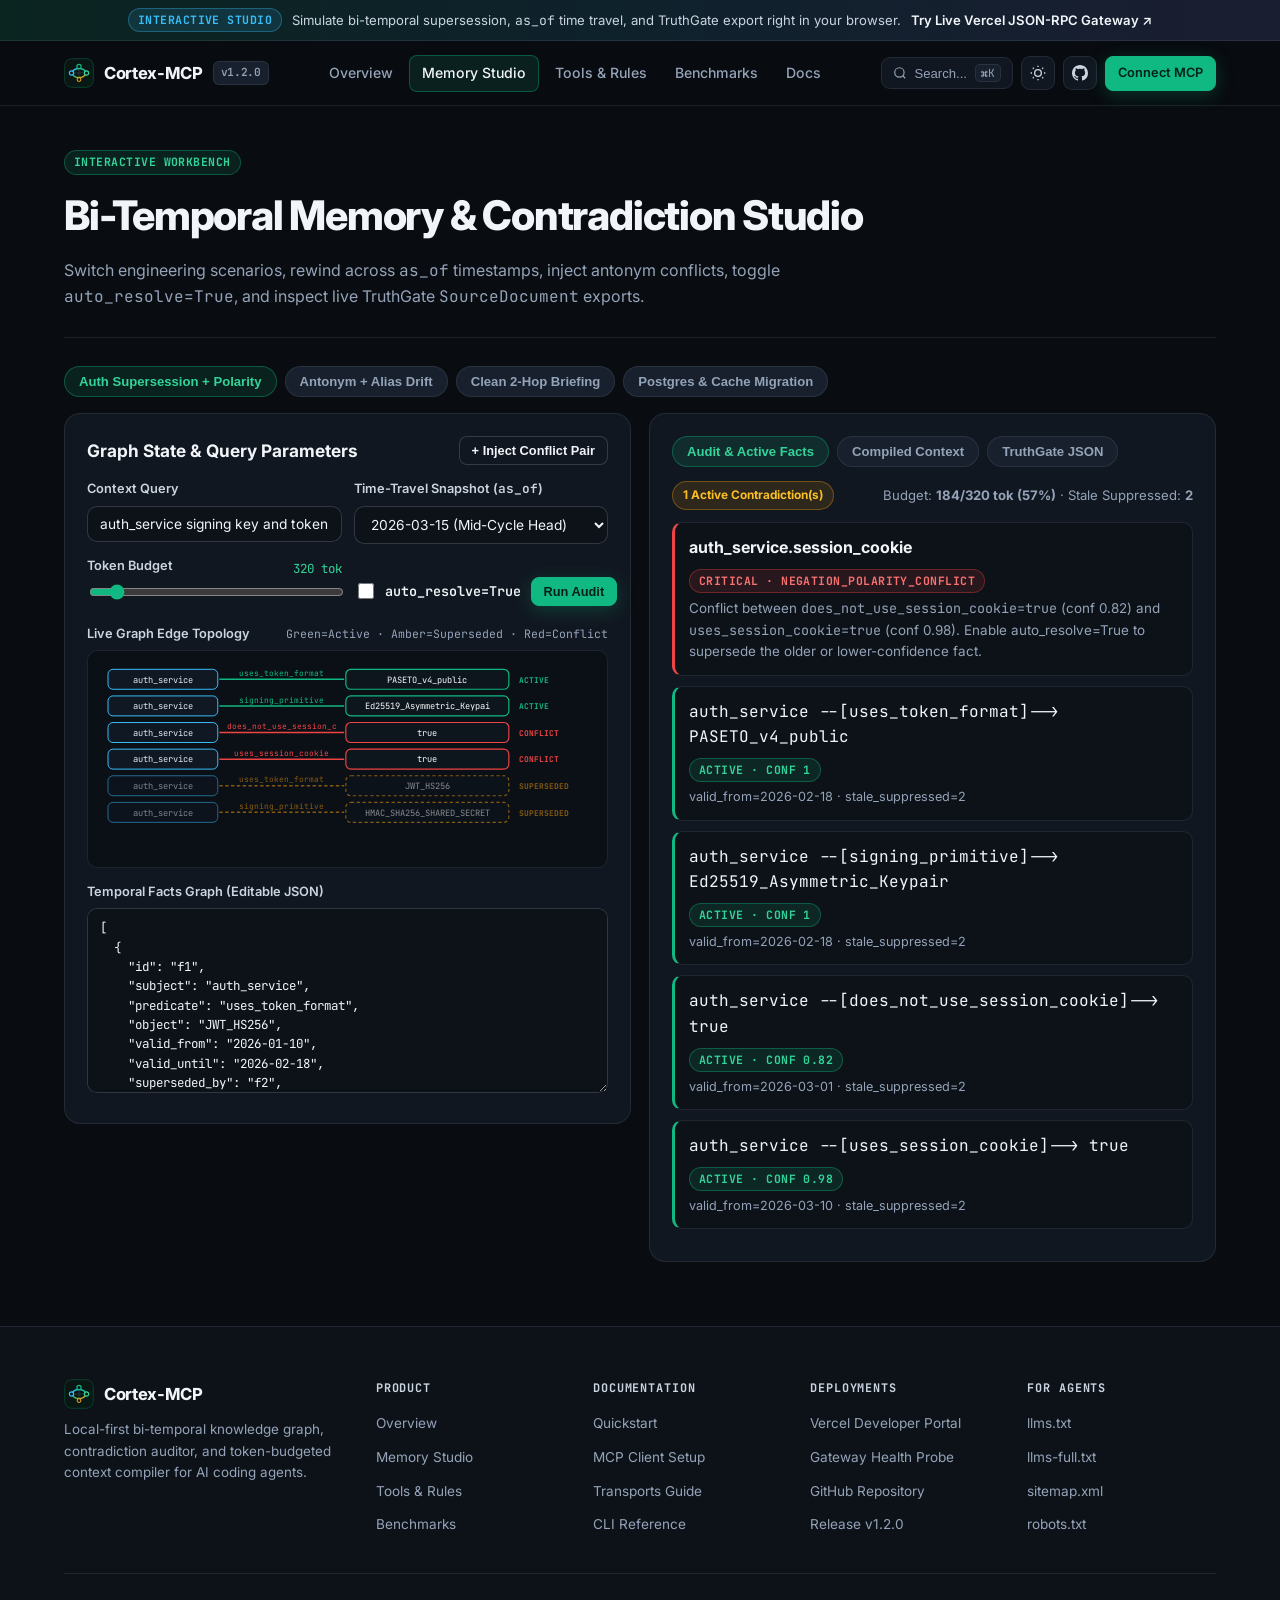
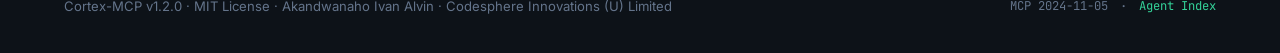
<file: website/studio.html>
<!DOCTYPE html>
<html lang="en">
<head>
  <meta charset="utf-8" />
  <meta name="viewport" content="width=device-width, initial-scale=1.0" />
  <title>Bi-Temporal Memory Studio — Cortex-MCP</title>
  <meta name="description" content="Simulate bi-temporal supersession, as_of time-travel snapshots, contradiction polarity audits, and TruthGate GroundedSourceDocument exports." />
  <link rel="canonical" href="https://codesphere-u.github.io/cortex-mcp/studio.html" />
  <meta property="og:type" content="website" />
  <meta property="og:title" content="Bi-Temporal Memory Studio — Cortex-MCP" />
  <meta property="og:description" content="Interactive simulator for Cortex-MCP temporal supersession, contradiction auditing, and TruthGate export." />
  <meta property="og:image" content="https://codesphere-u.github.io/cortex-mcp/og-image.svg" />
  <meta name="twitter:card" content="summary_large_image" />
  <link rel="icon" type="image/svg+xml" href="favicon.svg?v=20261116" />
  <link rel="preconnect" href="https://fonts.googleapis.com" />
  <link rel="preconnect" href="https://fonts.gstatic.com" crossorigin />
  <link href="https://fonts.googleapis.com/css2?family=Inter:wght@400;500;600;700;800&family=JetBrains+Mono:wght@400;500;600;700&display=swap" rel="stylesheet" />
  <link rel="stylesheet" href="styles.css?v=20261116" />
</head>
<body>
  <div class="announcement-bar">
    <span class="pill-tag cyan">Interactive Studio</span>
    <span>Simulate bi-temporal supersession, <code>as_of</code> time travel, and TruthGate export right in your browser.</span>
    <a href="https://cortex-mcp-steel.vercel.app">Try Live Vercel JSON-RPC Gateway &nearr;</a>
  </div>

  <header class="topbar">
    <div class="topbar-inner">
      <a class="brand-link" href="index.html">
        <img class="brand-icon" src="favicon.svg" alt="" width="30" height="30" />
        <span>Cortex-MCP</span>
        <span class="version-chip">v1.2.0</span>
      </a>

      <nav class="nav-links" aria-label="Primary Navigation">
        <a href="index.html">Overview</a>
        <a href="studio.html" class="active">Memory Studio</a>
        <a href="rules.html">Tools &amp; Rules</a>
        <a href="proof.html">Benchmarks</a>
        <a href="docs.html">Docs</a>
      </nav>

      <div class="nav-actions">
        <button type="button" class="search-trigger" data-open-search aria-label="Search documentation">
          <svg width="14" height="14" viewBox="0 0 24 24" fill="none" stroke="currentColor" stroke-width="2"><circle cx="11" cy="11" r="8"/><path d="m21 21-4.3-4.3"/></svg>
          <span>Search...</span>
          <kbd>&#8984;K</kbd>
        </button>
        <button id="themeToggleBtn" type="button" class="icon-btn" aria-label="Toggle color theme"></button>
        <a class="icon-btn" href="https://github.com/codesphere-u/cortex-mcp" aria-label="GitHub repository">
          <svg width="16" height="16" viewBox="0 0 24 24" fill="currentColor"><path d="M12 0C5.37 0 0 5.37 0 12c0 5.31 3.435 9.795 8.205 11.385.6.105.825-.255.825-.57 0-.285-.015-1.23-.015-2.235-3.015.555-3.795-.735-4.035-1.41-.135-.345-.72-1.41-1.23-1.695-.42-.225-1.02-.78-.015-.795.945-.015 1.62.87 1.845 1.23 1.08 1.815 2.805 1.305 3.495.99.105-.78.42-1.305.765-1.605-2.67-.3-5.46-1.335-5.46-5.925 0-1.305.465-2.385 1.23-3.225-.12-.3-.54-1.53.12-3.18 0 0 1.005-.315 3.3 1.23.96-.27 1.98-.405 3-.405s2.04.135 3 .405c2.295-1.56 3.3-1.23 3.3-1.23.66 1.65.24 2.88.12 3.18.765.84 1.23 1.905 1.23 3.225 0 4.605-2.805 5.625-5.475 5.925.435.375.81 1.095.81 2.22 0 1.605-.015 2.895-.015 3.3 0 .315.225.69.825.57A12.02 12.02 0 0 0 24 12c0-6.63-5.37-12-12-12z"/></svg>
        </a>
        <a class="btn btn-primary btn-sm" href="docs.html#client-setup">Connect MCP</a>
        <button id="mobileMenuBtn" type="button" class="icon-btn mobile-menu-btn" aria-label="Open menu" aria-expanded="false">
          <svg width="16" height="16" viewBox="0 0 24 24" fill="none" stroke="currentColor" stroke-width="2"><path d="M3 12h18M3 6h18M3 18h18"/></svg>
        </button>
      </div>
    </div>
    <nav id="mobileDrawer" class="mobile-drawer" aria-label="Mobile Navigation">
      <a href="index.html">Overview</a>
      <a href="studio.html" class="active">Memory Studio</a>
      <a href="rules.html">Tools &amp; Rules</a>
      <a href="proof.html">Benchmarks</a>
      <a href="docs.html">Documentation</a>
      <a href="docs.html#client-setup">Connect MCP Client</a>
      <a href="https://github.com/codesphere-u/cortex-mcp">GitHub Repository</a>
    </nav>
  </header>

  <main class="container">
    <section class="page-hero">
      <span class="pill-tag">Interactive Workbench</span>
      <h1>Bi-Temporal Memory &amp; Contradiction Studio</h1>
      <p>
        Switch engineering scenarios, rewind across <code>as_of</code> timestamps, inject antonym conflicts, toggle <code>auto_resolve=True</code>, and inspect live TruthGate <code>SourceDocument</code> exports.
      </p>
    </section>

    <div class="preset-bar">
      <button type="button" class="preset-chip active" data-preset="supersession">Auth Supersession + Polarity</button>
      <button type="button" class="preset-chip" data-preset="antonym">Antonym + Alias Drift</button>
      <button type="button" class="preset-chip" data-preset="briefing">Clean 2-Hop Briefing</button>
      <button type="button" class="preset-chip" data-preset="migration">Postgres &amp; Cache Migration</button>
    </div>

    <div class="grid-2" style="align-items:start;">
      <!-- Left Column: Inputs + Live Graph Topology -->
      <section class="card">
        <div style="display:flex;justify-content:space-between;align-items:center;margin-bottom:14px;flex-wrap:wrap;gap:8px;">
          <h2 style="margin:0;font-size:1.08rem;">Graph State &amp; Query Parameters</h2>
          <button id="studioAddConflictBtn" type="button" class="btn btn-secondary btn-sm">+ Inject Conflict Pair</button>
        </div>

        <div class="grid-2" style="gap:12px;margin-bottom:12px;">
          <div>
            <label class="field-label" for="studioQuery">Context Query</label>
            <input id="studioQuery" class="ui-input" type="text" />
          </div>
          <div>
            <label class="field-label" for="studioAsOf">Time-Travel Snapshot (<code>as_of</code>)</label>
            <select id="studioAsOf" class="ui-select">
              <option value="2026-01-15">2026-01-15 (Initial State)</option>
              <option value="2026-02-20">2026-02-20 (Post PASETO Migration)</option>
              <option value="2026-03-15" selected>2026-03-15 (Mid-Cycle Head)</option>
              <option value="2026-04-25">2026-04-25 (Latest Head)</option>
            </select>
          </div>
        </div>

        <div class="grid-2" style="gap:12px;margin-bottom:16px;align-items:end;">
          <div>
            <div style="display:flex;justify-content:space-between;align-items:center;">
              <label class="field-label" for="studioBudget">Token Budget</label>
              <span id="studioBudgetVal" class="mono" style="font-size:0.78rem;color:var(--emerald-bright);">320 tok</span>
            </div>
            <input id="studioBudget" type="range" min="240" max="1200" step="40" value="320" style="width:100%;accent-color:var(--emerald);" />
          </div>
          <div style="display:flex;align-items:center;justify-content:space-between;gap:10px;padding-bottom:2px;">
            <label style="display:flex;align-items:center;gap:8px;font-size:0.84rem;font-weight:600;cursor:pointer;">
              <input id="studioAutoResolve" type="checkbox" style="accent-color:var(--emerald);width:16px;height:16px;" />
              <code>auto_resolve=True</code>
            </label>
            <button id="studioRunBtn" type="button" class="btn btn-primary btn-sm">Run Audit</button>
          </div>
        </div>

        <div style="margin-bottom:14px;">
          <div style="display:flex;justify-content:space-between;align-items:center;margin-bottom:6px;">
            <span class="field-label" style="margin:0;">Live Graph Edge Topology</span>
            <span class="mono" style="font-size:0.72rem;color:var(--muted);">Green=Active &middot; Amber=Superseded &middot; Red=Conflict</span>
          </div>
          <div style="background:var(--code-bg);border:1px solid var(--line);border-radius:10px;padding:10px;">
            <svg id="studioGraphSvg" width="100%" viewBox="0 0 600 210" role="img" aria-label="Live fact edge topology diagram"></svg>
          </div>
        </div>

        <label class="field-label" for="studioFactsJson">Temporal Facts Graph (Editable JSON)</label>
        <textarea id="studioFactsJson" class="ui-textarea"></textarea>
      </section>

      <!-- Right Column: Tabbed Audit / Compiled Context / TruthGate Export -->
      <section class="card">
        <div class="preset-bar" style="margin-bottom:14px;">
          <button type="button" class="preset-chip active" data-studio-tab="audit">Audit &amp; Active Facts</button>
          <button type="button" class="preset-chip" data-studio-tab="markdown">Compiled Context</button>
          <button type="button" class="preset-chip" data-studio-tab="truthgate">TruthGate JSON</button>
        </div>

        <div data-studio-pane="audit" style="display:block;">
          <div id="studioOutput"></div>
        </div>

        <div data-studio-pane="markdown" style="display:none;">
          <div class="code-card" style="margin:0;">
            <div class="code-header">
              <span class="code-lang"><span class="code-dots"><i></i><i></i><i></i></span>markdown</span>
              <button type="button" class="copy-btn" data-copy-target="studioCompiledMd">Copy Markdown</button>
            </div>
            <pre id="studioCompiledMd" style="min-height:240px;white-space:pre-wrap;"></pre>
          </div>
        </div>

        <div data-studio-pane="truthgate" style="display:none;">
          <div class="code-card" style="margin:0;">
            <div class="code-header">
              <span class="code-lang"><span class="code-dots"><i></i><i></i><i></i></span>json</span>
              <button type="button" class="copy-btn" data-copy-target="studioTruthGateOut">Copy JSON</button>
            </div>
            <pre id="studioTruthGateOut" style="min-height:240px;"></pre>
          </div>
        </div>
      </section>
    </div>
  </main>

  <footer class="site-footer">
    <div class="container">
      <div class="footer-grid">
        <div>
          <a class="brand-link" href="index.html" style="margin-bottom:10px;">
            <img class="brand-icon" src="favicon.svg" alt="" width="28" height="28" />
            <span>Cortex-MCP</span>
          </a>
          <p style="font-size:0.84rem;color:var(--muted);margin:0;max-width:290px;">
            Local-first bi-temporal knowledge graph, contradiction auditor, and token-budgeted context compiler for AI coding agents.
          </p>
        </div>
        <div class="footer-col">
          <h4>Product</h4>
          <ul>
            <li><a href="index.html">Overview</a></li>
            <li><a href="studio.html">Memory Studio</a></li>
            <li><a href="rules.html">Tools &amp; Rules</a></li>
            <li><a href="proof.html">Benchmarks</a></li>
          </ul>
        </div>
        <div class="footer-col">
          <h4>Documentation</h4>
          <ul>
            <li><a href="docs.html#install">Quickstart</a></li>
            <li><a href="docs.html#client-setup">MCP Client Setup</a></li>
            <li><a href="docs.html#transports">Transports Guide</a></li>
            <li><a href="docs.html#cli">CLI Reference</a></li>
          </ul>
        </div>
        <div class="footer-col">
          <h4>Deployments</h4>
          <ul>
            <li><a href="https://cortex-mcp-steel.vercel.app">Vercel Developer Portal</a></li>
            <li><a href="https://cortex-mcp-steel.vercel.app/health">Gateway Health Probe</a></li>
            <li><a href="https://github.com/codesphere-u/cortex-mcp">GitHub Repository</a></li>
            <li><a href="https://github.com/codesphere-u/cortex-mcp/releases/tag/v1.2.0">Release v1.2.0</a></li>
          </ul>
        </div>
        <div class="footer-col">
          <h4>For Agents</h4>
          <ul>
            <li><a href="llms.txt">llms.txt</a></li>
            <li><a href="llms-full.txt">llms-full.txt</a></li>
            <li><a href="sitemap.xml">sitemap.xml</a></li>
            <li><a href="robots.txt">robots.txt</a></li>
          </ul>
        </div>
      </div>

      <div class="footer-bottom">
        <span>Cortex-MCP v1.2.0 &middot; MIT License &middot; Akandwanaho Ivan Alvin &middot; Codesphere Innovations (U) Limited</span>
        <div class="footer-agent-links">
          <span>MCP 2024-11-05</span>
          <span>&middot;</span>
          <a href="llms.txt">Agent Index</a>
        </div>
      </div>
    </div>
  </footer>

  <div id="cmdBackdrop" class="cmd-backdrop" role="dialog" aria-modal="true" aria-label="Search Cortex-MCP documentation">
    <div class="cmd-dialog">
      <div class="cmd-input-row">
        <svg width="16" height="16" viewBox="0 0 24 24" fill="none" stroke="currentColor" stroke-width="2"><circle cx="11" cy="11" r="8"/><path d="m21 21-4.3-4.3"/></svg>
        <input id="cmdSearchInput" type="search" placeholder="Search tools, MCP client setup, CLI commands, rules..." autocomplete="off" />
        <kbd style="font-size:0.72rem;padding:2px 6px;border-radius:5px;border:1px solid var(--line);color:var(--muted);">ESC</kbd>
      </div>
      <div id="cmdResults" class="cmd-results"></div>
    </div>
  </div>

  <div id="toast" class="toast" role="status" aria-live="polite"></div>
  <script src="app.js?v=20261116"></script>
</body>
</html>
</file>
<file: website/styles.css>
/* Cortex-MCP v1.2.0 -- Precision Engineering Design System
 * Synthesizes crisp coordinate-grid canvas craft, developer-first agent ergonomics,
 * 3-column documentation clarity, and decision-driven MCP setup patterns.
 */

:root {
  --bg: #090c10;
  --bg-elevated: #0d1218;
  --surface: #111720;
  --surface-2: #17202c;
  --surface-hover: #1b2533;
  --code-bg: #0b0f16;
  --code-header: #111722;

  --ink: #f1f5f9;
  --ink-secondary: #cbd5e1;
  --muted: #94a3b8;
  --subtle: #64748b;

  --line: rgba(148, 163, 184, 0.14);
  --line-strong: rgba(148, 163, 184, 0.26);
  --grid-line: rgba(148, 163, 184, 0.06);

  --emerald: #10b981;
  --emerald-hover: #059669;
  --emerald-bright: #34d399;
  --emerald-ink: #042117;
  --emerald-soft: rgba(16, 185, 129, 0.13);
  --emerald-border: rgba(16, 185, 129, 0.36);

  --cyan: #38bdf8;
  --cyan-soft: rgba(56, 189, 248, 0.12);
  --cyan-border: rgba(56, 189, 248, 0.34);

  --indigo: #818cf8;
  --indigo-soft: rgba(129, 140, 248, 0.13);
  --indigo-border: rgba(129, 140, 248, 0.35);

  --amber: #f59e0b;
  --amber-bright: #fbbf24;
  --amber-soft: rgba(245, 158, 11, 0.13);
  --amber-border: rgba(245, 158, 11, 0.35);

  --danger: #ef4444;
  --danger-bright: #f87171;
  --danger-soft: rgba(239, 68, 68, 0.12);
  --danger-border: rgba(239, 68, 68, 0.35);

  --nav-bg: rgba(9, 12, 16, 0.82);
  --shadow-sm: 0 2px 8px rgba(0, 0, 0, 0.25);
  --shadow-md: 0 12px 32px rgba(0, 0, 0, 0.38);
  --shadow-lg: 0 24px 60px rgba(0, 0, 0, 0.55);

  --font-sans: "Inter", -apple-system, BlinkMacSystemFont, "Segoe UI", Roboto, sans-serif;
  --font-mono: "JetBrains Mono", ui-monospace, SFMono-Regular, Menlo, Monaco, Consolas, monospace;
  --radius-sm: 8px;
  --radius-md: 12px;
  --radius-lg: 16px;
  --radius-xl: 22px;
  --container: 1200px;
}

[data-theme="light"] {
  --bg: #f8faf9;
  --bg-elevated: #ffffff;
  --surface: #ffffff;
  --surface-2: #f1f5f3;
  --surface-hover: #e8efec;
  --code-bg: #0f172a;
  --code-header: #162032;

  --ink: #0f172a;
  --ink-secondary: #334155;
  --muted: #475569;
  --subtle: #64748b;

  --line: rgba(15, 23, 42, 0.10);
  --line-strong: rgba(15, 23, 42, 0.18);
  --grid-line: rgba(15, 23, 42, 0.045);

  --emerald: #059669;
  --emerald-hover: #047857;
  --emerald-bright: #047857;
  --emerald-ink: #ffffff;
  --emerald-soft: rgba(5, 150, 105, 0.10);
  --emerald-border: rgba(5, 150, 105, 0.30);

  --cyan: #0284c7;
  --cyan-soft: rgba(2, 132, 199, 0.10);
  --cyan-border: rgba(2, 132, 199, 0.28);

  --indigo: #4f46e5;
  --indigo-soft: rgba(79, 70, 229, 0.09);
  --indigo-border: rgba(79, 70, 229, 0.28);

  --amber: #d97706;
  --amber-bright: #b45309;
  --amber-soft: rgba(217, 119, 6, 0.10);
  --amber-border: rgba(217, 119, 6, 0.30);

  --danger: #dc2626;
  --danger-bright: #b91c1c;
  --danger-soft: rgba(220, 38, 38, 0.09);
  --danger-border: rgba(220, 38, 38, 0.28);

  --nav-bg: rgba(248, 250, 249, 0.86);
  --shadow-sm: 0 1px 4px rgba(15, 23, 42, 0.06);
  --shadow-md: 0 10px 28px rgba(15, 23, 42, 0.08);
  --shadow-lg: 0 22px 54px rgba(15, 23, 42, 0.12);
}

*, *::before, *::after { box-sizing: border-box; }
html { scroll-behavior: smooth; }

body {
  margin: 0;
  font-family: var(--font-sans);
  background: var(--bg);
  color: var(--ink);
  line-height: 1.6;
  -webkit-font-smoothing: antialiased;
  overflow-x: hidden;
}

code, pre, kbd, .mono {
  font-family: var(--font-mono);
}

a {
  color: var(--emerald-bright);
  text-decoration: none;
}

a:hover {
  text-decoration: underline;
}

.sr-only {
  position: absolute;
  width: 1px;
  height: 1px;
  padding: 0;
  margin: -1px;
  overflow: hidden;
  clip: rect(0, 0, 0, 0);
  white-space: nowrap;
  border: 0;
}

.container {
  max-width: var(--container);
  margin: 0 auto;
  padding: 0 24px;
}

/* Top Announcement Ribbon (Univer + Plannotator inspired) */
.announcement-bar {
  background: linear-gradient(90deg, rgba(16, 185, 129, 0.14) 0%, rgba(56, 189, 248, 0.12) 50%, rgba(129, 140, 248, 0.14) 100%);
  border-bottom: 1px solid var(--line);
  padding: 8px 16px;
  text-align: center;
  font-size: 0.82rem;
  color: var(--ink-secondary);
  display: flex;
  align-items: center;
  justify-content: center;
  gap: 10px;
  flex-wrap: wrap;
}

.pill-tag {
  display: inline-flex;
  align-items: center;
  gap: 6px;
  padding: 2px 9px;
  border-radius: 999px;
  font-family: var(--font-mono);
  font-size: 0.72rem;
  font-weight: 700;
  letter-spacing: 0.04em;
  text-transform: uppercase;
  background: var(--emerald-soft);
  color: var(--emerald-bright);
  border: 1px solid var(--emerald-border);
}

.pill-tag.cyan {
  background: var(--cyan-soft);
  color: var(--cyan);
  border-color: var(--cyan-border);
}

.pill-tag.amber {
  background: var(--amber-soft);
  color: var(--amber-bright);
  border-color: var(--amber-border);
}

.pill-tag.indigo {
  background: var(--indigo-soft);
  color: var(--indigo);
  border-color: var(--indigo-border);
}

.pill-tag.danger {
  background: var(--danger-soft);
  color: var(--danger-bright);
  border-color: var(--danger-border);
}

.announcement-bar a {
  color: var(--ink);
  font-weight: 600;
  display: inline-flex;
  align-items: center;
  gap: 4px;
}

/* Sticky Frosted Navbar */
.topbar {
  position: sticky;
  top: 0;
  z-index: 60;
  background: var(--nav-bg);
  backdrop-filter: blur(14px);
  -webkit-backdrop-filter: blur(14px);
  border-bottom: 1px solid var(--line);
}

.topbar-inner {
  max-width: var(--container);
  margin: 0 auto;
  padding: 0 24px;
  height: 64px;
  display: flex;
  align-items: center;
  justify-content: space-between;
  gap: 16px;
}

.brand-link {
  display: inline-flex;
  align-items: center;
  gap: 10px;
  color: var(--ink);
  font-weight: 750;
  font-size: 1.04rem;
  letter-spacing: -0.02em;
  text-decoration: none;
  flex-shrink: 0;
}

.brand-link:hover {
  text-decoration: none;
}

.brand-icon {
  width: 30px;
  height: 30px;
  border-radius: 8px;
  display: block;
}

.version-chip {
  font-family: var(--font-mono);
  font-size: 0.7rem;
  font-weight: 600;
  padding: 2px 7px;
  border-radius: 6px;
  background: var(--surface-2);
  border: 1px solid var(--line);
  color: var(--muted);
}

.nav-links {
  display: flex;
  align-items: center;
  gap: 4px;
}

.nav-links a {
  color: var(--muted);
  font-size: 0.88rem;
  font-weight: 500;
  padding: 6px 12px;
  border-radius: 8px;
  text-decoration: none;
  transition: color 0.15s ease, background 0.15s ease;
}

.nav-links a:hover {
  color: var(--ink);
  background: var(--surface-2);
  text-decoration: none;
}

.nav-links a.active {
  color: var(--ink);
  background: var(--emerald-soft);
  border: 1px solid var(--emerald-border);
}

.nav-actions {
  display: flex;
  align-items: center;
  gap: 8px;
}

.search-trigger {
  display: inline-flex;
  align-items: center;
  gap: 8px;
  padding: 6px 11px;
  border-radius: 9px;
  border: 1px solid var(--line);
  background: var(--surface);
  color: var(--muted);
  font-size: 0.82rem;
  cursor: pointer;
  transition: border-color 0.15s ease, color 0.15s ease;
}

.search-trigger:hover {
  border-color: var(--line-strong);
  color: var(--ink);
}

.search-trigger kbd {
  font-size: 0.7rem;
  padding: 1px 5px;
  border-radius: 5px;
  background: var(--surface-2);
  border: 1px solid var(--line);
  color: var(--muted);
}

.icon-btn {
  display: inline-flex;
  align-items: center;
  justify-content: center;
  width: 34px;
  height: 34px;
  border-radius: 9px;
  border: 1px solid var(--line);
  background: var(--surface);
  color: var(--ink-secondary);
  cursor: pointer;
  text-decoration: none;
  transition: border-color 0.15s ease, background 0.15s ease, color 0.15s ease;
}

.icon-btn:hover {
  border-color: var(--line-strong);
  background: var(--surface-2);
  color: var(--ink);
  text-decoration: none;
}

.mobile-menu-btn {
  display: none;
}

.mobile-drawer {
  display: none;
  border-top: 1px solid var(--line);
  background: var(--bg-elevated);
  padding: 12px 24px 18px;
}

.mobile-drawer.open {
  display: flex;
  flex-direction: column;
  gap: 6px;
}

.mobile-drawer a {
  padding: 9px 12px;
  border-radius: 8px;
  color: var(--ink-secondary);
  font-weight: 500;
  text-decoration: none;
}

.mobile-drawer a.active {
  background: var(--emerald-soft);
  color: var(--emerald-bright);
}

/* Buttons */
.btn {
  display: inline-flex;
  align-items: center;
  justify-content: center;
  gap: 8px;
  padding: 10px 18px;
  border-radius: 10px;
  font-size: 0.9rem;
  font-weight: 600;
  border: 1px solid transparent;
  cursor: pointer;
  text-decoration: none;
  transition: transform 0.15s ease, background 0.15s ease, border-color 0.15s ease, box-shadow 0.15s ease;
  white-space: nowrap;
}

.btn:hover {
  text-decoration: none;
  transform: translateY(-1px);
}

.btn-primary {
  background: var(--emerald);
  color: var(--emerald-ink);
  border-color: var(--emerald);
  box-shadow: 0 4px 18px rgba(16, 185, 129, 0.25);
}

.btn-primary:hover {
  background: var(--emerald-hover);
  border-color: var(--emerald-hover);
}

.btn-secondary {
  background: var(--surface);
  color: var(--ink);
  border-color: var(--line-strong);
}

.btn-secondary:hover {
  background: var(--surface-2);
  border-color: var(--emerald-border);
}

.btn-sm {
  padding: 6px 12px;
  font-size: 0.8rem;
  border-radius: 8px;
}

/* Hero Section with Univer Coordinate Grid + Ambient Glow */
.hero-section {
  position: relative;
  padding: 58px 0 48px;
  border-bottom: 1px solid var(--line);
  overflow: hidden;
}

.hero-grid-bg {
  position: absolute;
  inset: 0;
  background-image:
    linear-gradient(to right, var(--grid-line) 1px, transparent 1px),
    linear-gradient(to bottom, var(--grid-line) 1px, transparent 1px);
  background-size: 56px 40px;
  mask-image: radial-gradient(ellipse 85% 75% at 50% 28%, #000 35%, transparent 100%);
  -webkit-mask-image: radial-gradient(ellipse 85% 75% at 50% 28%, #000 35%, transparent 100%);
  pointer-events: none;
}

.hero-glow {
  position: absolute;
  top: -140px;
  left: 50%;
  transform: translateX(-50%);
  width: 920px;
  height: 460px;
  background:
    radial-gradient(circle at 35% 40%, rgba(16, 185, 129, 0.16), transparent 55%),
    radial-gradient(circle at 68% 45%, rgba(56, 189, 248, 0.12), transparent 55%);
  filter: blur(28px);
  pointer-events: none;
}

.hero-inner {
  position: relative;
  z-index: 2;
  max-width: 920px;
  margin: 0 auto;
  text-align: center;
}

.hero-eyebrow {
  display: inline-flex;
  align-items: center;
  gap: 8px;
  padding: 5px 13px;
  border-radius: 999px;
  background: var(--surface);
  border: 1px solid var(--line-strong);
  font-family: var(--font-mono);
  font-size: 0.78rem;
  color: var(--ink-secondary);
  margin-bottom: 20px;
}

.status-dot {
  width: 8px;
  height: 8px;
  border-radius: 50%;
  background: var(--emerald-bright);
  box-shadow: 0 0 10px var(--emerald);
}

.hero-h1 {
  font-size: clamp(2.2rem, 5vw, 3.7rem);
  font-weight: 800;
  line-height: 1.08;
  letter-spacing: -0.035em;
  margin: 0 0 18px;
  color: var(--ink);
}

.hero-gradient {
  background: linear-gradient(120deg, var(--emerald-bright) 0%, var(--cyan) 100%);
  -webkit-background-clip: text;
  background-clip: text;
  color: transparent;
}

.hero-subtitle {
  font-size: clamp(1rem, 1.8vw, 1.18rem);
  color: var(--muted);
  max-width: 720px;
  margin: 0 auto 24px;
  line-height: 1.65;
}

.trust-line {
  display: flex;
  flex-wrap: wrap;
  justify-content: center;
  gap: 8px 18px;
  font-family: var(--font-mono);
  font-size: 0.78rem;
  color: var(--subtle);
  margin-bottom: 28px;
}

.trust-line span {
  display: inline-flex;
  align-items: center;
  gap: 6px;
}

.hero-cta-row {
  display: flex;
  flex-wrap: wrap;
  justify-content: center;
  gap: 12px;
  margin-bottom: 32px;
}

/* Plannotator + Stitch Inspired Client Switcher Card */
.quick-connect-shell {
  max-width: 860px;
  margin: 0 auto;
  text-align: left;
  background: var(--surface);
  border: 1px solid var(--line-strong);
  border-radius: var(--radius-lg);
  box-shadow: var(--shadow-lg);
  overflow: hidden;
}

.client-tabs {
  display: flex;
  flex-wrap: wrap;
  gap: 6px;
  padding: 12px 14px;
  background: var(--bg-elevated);
  border-bottom: 1px solid var(--line);
}

.client-pill {
  display: inline-flex;
  align-items: center;
  gap: 7px;
  padding: 7px 12px;
  border-radius: 8px;
  border: 1px solid var(--line);
  background: var(--surface);
  color: var(--muted);
  font-size: 0.82rem;
  font-weight: 600;
  cursor: pointer;
  transition: all 0.15s ease;
}

.client-pill:hover {
  color: var(--ink);
  border-color: var(--line-strong);
  background: var(--surface-2);
}

.client-pill.active {
  color: var(--emerald-bright);
  background: var(--emerald-soft);
  border-color: var(--emerald-border);
}

.client-pill svg {
  width: 15px;
  height: 15px;
  flex-shrink: 0;
}

.client-panel-meta {
  display: flex;
  flex-wrap: wrap;
  justify-content: space-between;
  align-items: center;
  gap: 10px;
  padding: 11px 16px;
  background: var(--surface-2);
  border-bottom: 1px solid var(--line);
  font-size: 0.8rem;
  color: var(--muted);
}

.client-path {
  font-family: var(--font-mono);
  font-size: 0.77rem;
  color: var(--ink-secondary);
  background: var(--surface);
  padding: 3px 9px;
  border-radius: 6px;
  border: 1px solid var(--line);
}

/* Syntax-Highlighted Code Block with Copy Header */
.code-card {
  background: var(--code-bg);
  border: 1px solid var(--line);
  border-radius: var(--radius-md);
  overflow: hidden;
  margin: 14px 0 20px;
}

.quick-connect-shell .code-card {
  margin: 0;
  border: 0;
  border-radius: 0;
}

.code-header {
  display: flex;
  justify-content: space-between;
  align-items: center;
  gap: 10px;
  padding: 8px 14px;
  background: var(--code-header);
  border-bottom: 1px solid rgba(148, 163, 184, 0.14);
}

.code-lang {
  font-family: var(--font-mono);
  font-size: 0.74rem;
  font-weight: 600;
  color: #94a3b8;
  display: inline-flex;
  align-items: center;
  gap: 8px;
}

.code-dots {
  display: inline-flex;
  gap: 5px;
}

.code-dots i {
  width: 8px;
  height: 8px;
  border-radius: 50%;
  display: block;
}

.code-dots i:nth-child(1) { background: rgba(239, 68, 68, 0.7); }
.code-dots i:nth-child(2) { background: rgba(245, 158, 11, 0.7); }
.code-dots i:nth-child(3) { background: rgba(16, 185, 129, 0.7); }

.copy-btn {
  display: inline-flex;
  align-items: center;
  gap: 5px;
  padding: 4px 10px;
  border-radius: 6px;
  border: 1px solid rgba(148, 163, 184, 0.22);
  background: rgba(255, 255, 255, 0.04);
  color: #cbd5e1;
  font-family: var(--font-sans);
  font-size: 0.75rem;
  font-weight: 600;
  cursor: pointer;
  transition: all 0.15s ease;
}

.copy-btn:hover {
  background: rgba(16, 185, 129, 0.18);
  border-color: rgba(16, 185, 129, 0.5);
  color: #34d399;
}

.copy-btn.copied {
  background: rgba(16, 185, 129, 0.22);
  border-color: #10b981;
  color: #34d399;
}

.code-card pre,
pre {
  margin: 0;
  padding: 14px 16px;
  background: var(--code-bg);
  color: #e2e8f0;
  font-size: 0.82rem;
  line-height: 1.6;
  overflow-x: auto;
}

.tok-k { color: #38bdf8; }   /* keys / flags */
.tok-s { color: #34d399; }   /* strings */
.tok-n { color: #fbbf24; }   /* numbers / booleans */
.tok-c { color: #64748b; }   /* comments */
.tok-f { color: #818cf8; }   /* commands / functions */

/* Univer-Inspired Interactive Hero Workbench */
.workbench-section {
  padding: 48px 0 64px;
}

.workbench-frame {
  background: var(--surface);
  border: 1px solid var(--line-strong);
  border-radius: var(--radius-xl);
  box-shadow: var(--shadow-lg);
  overflow: hidden;
}

.workbench-toolbar {
  display: flex;
  flex-wrap: wrap;
  justify-content: space-between;
  align-items: center;
  gap: 12px;
  padding: 12px 18px;
  background: var(--bg-elevated);
  border-bottom: 1px solid var(--line);
}

.workbench-meta {
  display: flex;
  align-items: center;
  gap: 10px;
  flex-wrap: wrap;
}

.fx-pill {
  display: inline-flex;
  align-items: center;
  gap: 8px;
  padding: 5px 12px;
  border-radius: 8px;
  background: var(--code-bg);
  border: 1px solid var(--line);
  font-family: var(--font-mono);
  font-size: 0.78rem;
  color: #e2e8f0;
}

.fx-pill strong {
  color: var(--cyan);
}

.timeline-pills {
  display: flex;
  flex-wrap: wrap;
  gap: 6px;
}

.time-pill {
  padding: 6px 11px;
  border-radius: 8px;
  border: 1px solid var(--line);
  background: var(--surface);
  color: var(--muted);
  font-family: var(--font-mono);
  font-size: 0.76rem;
  font-weight: 600;
  cursor: pointer;
  transition: all 0.15s ease;
}

.time-pill:hover {
  color: var(--ink);
  border-color: var(--line-strong);
}

.time-pill.active {
  background: var(--emerald-soft);
  border-color: var(--emerald-border);
  color: var(--emerald-bright);
}

.workbench-body {
  display: grid;
  grid-template-columns: 1.12fr 0.88fr;
}

.graph-stage {
  position: relative;
  padding: 20px;
  border-right: 1px solid var(--line);
  background-image:
    linear-gradient(to right, var(--grid-line) 1px, transparent 1px),
    linear-gradient(to bottom, var(--grid-line) 1px, transparent 1px);
  background-size: 36px 36px;
  min-height: 360px;
  display: flex;
  flex-direction: column;
  justify-content: space-between;
}

.agent-cursors {
  display: flex;
  flex-wrap: wrap;
  justify-content: space-between;
  gap: 10px;
  margin-bottom: 8px;
}

.cursor-chip {
  display: inline-flex;
  align-items: center;
  gap: 6px;
  padding: 4px 10px;
  border-radius: 999px;
  font-family: var(--font-mono);
  font-size: 0.72rem;
  font-weight: 600;
}

.cursor-chip.claude {
  background: var(--amber-soft);
  color: var(--amber-bright);
  border: 1px solid var(--amber-border);
}

.cursor-chip.cursor-agent {
  background: var(--cyan-soft);
  color: var(--cyan);
  border: 1px solid var(--cyan-border);
}

.hero-graph-svg {
  width: 100%;
  height: auto;
  max-height: 270px;
  display: block;
}

.compiler-stage {
  padding: 20px;
  background: var(--bg-elevated);
  display: flex;
  flex-direction: column;
  gap: 14px;
}

.budget-meter {
  background: var(--surface);
  border: 1px solid var(--line);
  border-radius: 10px;
  padding: 12px 14px;
}

.budget-head {
  display: flex;
  justify-content: space-between;
  align-items: center;
  font-size: 0.8rem;
  font-weight: 600;
  margin-bottom: 8px;
}

.budget-track {
  width: 100%;
  height: 7px;
  border-radius: 999px;
  background: var(--surface-2);
  overflow: hidden;
}

.budget-fill {
  height: 100%;
  border-radius: 999px;
  background: linear-gradient(90deg, var(--emerald) 0%, var(--cyan) 100%);
  transition: width 0.25s ease;
}

.compiled-list {
  display: flex;
  flex-direction: column;
  gap: 8px;
}

.compiled-row {
  padding: 9px 11px;
  border-radius: 9px;
  border: 1px solid var(--line);
  background: var(--surface);
  font-family: var(--font-mono);
  font-size: 0.76rem;
  line-height: 1.45;
}

.compiled-row.active-fact {
  border-left: 3px solid var(--emerald);
}

.compiled-row.superseded-fact {
  border-left: 3px solid var(--amber);
  opacity: 0.72;
  text-decoration: line-through;
}

/* Section Headers */
.section-block {
  padding: 64px 0;
  border-top: 1px solid var(--line);
}

.section-header {
  max-width: 720px;
  margin: 0 auto 38px;
  text-align: center;
}

.section-kicker {
  font-family: var(--font-mono);
  font-size: 0.75rem;
  font-weight: 700;
  letter-spacing: 0.08em;
  text-transform: uppercase;
  color: var(--emerald-bright);
  margin: 0 0 8px;
}

.section-title {
  font-size: clamp(1.6rem, 3vw, 2.25rem);
  font-weight: 750;
  letter-spacing: -0.025em;
  line-height: 1.18;
  margin: 0 0 12px;
}

.section-desc {
  color: var(--muted);
  font-size: 1rem;
  margin: 0;
}

/* Grids & Bento Cards */
.grid-3 {
  display: grid;
  grid-template-columns: repeat(3, minmax(0, 1fr));
  gap: 18px;
}

.grid-2 {
  display: grid;
  grid-template-columns: repeat(2, minmax(0, 1fr));
  gap: 18px;
}

.grid-4 {
  display: grid;
  grid-template-columns: repeat(4, minmax(0, 1fr));
  gap: 14px;
}

.card {
  background: var(--surface);
  border: 1px solid var(--line);
  border-radius: var(--radius-lg);
  padding: 22px;
  transition: border-color 0.2s ease, transform 0.2s ease;
}

.card:hover {
  border-color: var(--line-strong);
}

.card.interactive:hover {
  border-color: var(--emerald-border);
  transform: translateY(-2px);
}

.step-badge {
  display: inline-flex;
  align-items: center;
  justify-content: center;
  width: 32px;
  height: 32px;
  border-radius: 9px;
  font-family: var(--font-mono);
  font-size: 0.82rem;
  font-weight: 700;
  background: var(--emerald-soft);
  color: var(--emerald-bright);
  border: 1px solid var(--emerald-border);
  margin-bottom: 14px;
}

.card h3 {
  margin: 0 0 8px;
  font-size: 1.06rem;
  font-weight: 700;
  letter-spacing: -0.01em;
}

.card p {
  margin: 0;
  font-size: 0.91rem;
  color: var(--muted);
}

/* Plannotator-Style Diff Comparison */
.diff-card {
  background: var(--surface);
  border: 1px solid var(--line-strong);
  border-radius: var(--radius-lg);
  overflow: hidden;
}

.diff-head {
  display: flex;
  justify-content: space-between;
  align-items: center;
  padding: 12px 18px;
  background: var(--bg-elevated);
  border-bottom: 1px solid var(--line);
  font-size: 0.86rem;
  font-weight: 700;
}

.diff-body {
  padding: 16px 18px;
  display: flex;
  flex-direction: column;
  gap: 10px;
}

.diff-line {
  font-family: var(--font-mono);
  font-size: 0.78rem;
  padding: 9px 12px;
  border-radius: 8px;
  line-height: 1.5;
  border: 1px solid transparent;
}

.diff-line.del {
  background: var(--danger-soft);
  border-color: var(--danger-border);
  color: var(--ink);
}

.diff-line.add {
  background: var(--emerald-soft);
  border-color: var(--emerald-border);
  color: var(--ink);
}

.diff-line.neutral {
  background: var(--surface-2);
  border-color: var(--line);
  color: var(--muted);
}

/* Plannotator "Everything Cortex-MCP Does" Bento */
.bento-col h3 {
  font-family: var(--font-mono);
  font-size: 0.76rem;
  text-transform: uppercase;
  letter-spacing: 0.08em;
  color: var(--muted);
  padding-bottom: 10px;
  border-bottom: 1px solid var(--line);
  margin: 0 0 14px;
}

.bento-list {
  display: flex;
  flex-direction: column;
  gap: 12px;
}

.bento-item {
  display: block;
  padding: 12px 14px;
  border-radius: 10px;
  background: var(--bg-elevated);
  border: 1px solid var(--line);
  color: inherit;
  text-decoration: none;
  transition: border-color 0.15s ease, background 0.15s ease;
}

.bento-item:hover {
  border-color: var(--emerald-border);
  background: var(--surface-2);
  text-decoration: none;
}

.bento-item code {
  font-size: 0.82rem;
  font-weight: 600;
  color: var(--emerald-bright);
  display: block;
  margin-bottom: 3px;
}

.bento-item span {
  font-size: 0.84rem;
  color: var(--muted);
  display: block;
}

/* Stat / Benchmark Boxes */
.stat-card {
  background: var(--surface);
  border: 1px solid var(--line);
  border-radius: var(--radius-md);
  padding: 20px 18px;
}

.stat-value {
  font-family: var(--font-mono);
  font-size: 1.8rem;
  font-weight: 800;
  letter-spacing: -0.03em;
  color: var(--emerald-bright);
  line-height: 1.1;
}

.stat-label {
  margin-top: 6px;
  font-size: 0.84rem;
  font-weight: 600;
  color: var(--ink-secondary);
}

.stat-sub {
  margin-top: 2px;
  font-size: 0.76rem;
  color: var(--subtle);
  font-family: var(--font-mono);
}

/* Interactive Preset Bar & Form Inputs */
.preset-bar {
  display: flex;
  flex-wrap: wrap;
  gap: 8px;
  margin-bottom: 16px;
}

.preset-chip {
  padding: 7px 14px;
  border-radius: 999px;
  border: 1px solid var(--line);
  background: var(--surface-2);
  color: var(--muted);
  font-size: 0.82rem;
  font-weight: 600;
  cursor: pointer;
  transition: all 0.15s ease;
}

.preset-chip:hover {
  color: var(--ink);
  border-color: var(--line-strong);
}

.preset-chip.active {
  background: var(--emerald-soft);
  border-color: var(--emerald-border);
  color: var(--emerald-bright);
}

.field-label {
  display: block;
  font-size: 0.8rem;
  font-weight: 600;
  color: var(--ink-secondary);
  margin-bottom: 6px;
}

.ui-input,
.ui-select,
.ui-textarea {
  width: 100%;
  border: 1px solid var(--line-strong);
  border-radius: 10px;
  background: var(--bg-elevated);
  color: var(--ink);
  padding: 9px 12px;
  font-size: 0.86rem;
  font-family: inherit;
}

.ui-textarea {
  min-height: 185px;
  resize: vertical;
  font-family: var(--font-mono);
  font-size: 0.78rem;
  line-height: 1.55;
}

.ui-input:focus,
.ui-select:focus,
.ui-textarea:focus {
  outline: none;
  border-color: var(--emerald);
  box-shadow: 0 0 0 3px var(--emerald-soft);
}

/* Findings & Studio Output */
.finding-item {
  border: 1px solid var(--line);
  border-radius: 10px;
  padding: 12px 14px;
  margin-bottom: 10px;
  background: var(--bg-elevated);
}

.finding-item.high {
  border-left: 3px solid var(--amber);
}

.finding-item.critical {
  border-left: 3px solid var(--danger);
}

.finding-item.pass {
  border-left: 3px solid var(--emerald);
}

.finding-head {
  display: flex;
  justify-content: space-between;
  align-items: center;
  flex-wrap: wrap;
  gap: 8px;
  margin-bottom: 5px;
}

.studio-badge-pill {
  display: inline-flex;
  align-items: center;
  gap: 6px;
  padding: 4px 10px;
  border-radius: 999px;
  font-size: 0.74rem;
  font-weight: 700;
  background: var(--emerald-soft);
  color: var(--emerald-bright);
  border: 1px solid var(--emerald-border);
}

.studio-badge-pill.coral {
  background: var(--amber-soft);
  color: var(--amber-bright);
  border-color: var(--amber-border);
}

/* AG-UI 3-Column Documentation Layout */
.docs-shell {
  max-width: 1380px;
  margin: 0 auto;
  padding: 0 24px;
  display: grid;
  grid-template-columns: 252px minmax(0, 1fr) 220px;
  gap: 36px;
  align-items: start;
}

.docs-left-nav {
  position: sticky;
  top: 84px;
  max-height: calc(100vh - 104px);
  overflow-y: auto;
  padding: 8px 0 32px;
}

.docs-group {
  margin-bottom: 22px;
}

.docs-group-title {
  font-family: var(--font-mono);
  font-size: 0.71rem;
  font-weight: 700;
  text-transform: uppercase;
  letter-spacing: 0.08em;
  color: var(--subtle);
  padding: 0 10px 8px;
}

.docs-tree {
  display: flex;
  flex-direction: column;
  gap: 2px;
}

.docs-tree a {
  display: block;
  padding: 7px 10px;
  border-radius: 8px;
  font-size: 0.85rem;
  font-weight: 500;
  color: var(--muted);
  border-left: 2px solid transparent;
  text-decoration: none;
  transition: all 0.15s ease;
}

.docs-tree a:hover {
  color: var(--ink);
  background: var(--surface);
  text-decoration: none;
}

.docs-tree a.active {
  color: var(--emerald-bright);
  background: var(--emerald-soft);
  border-left-color: var(--emerald);
  font-weight: 600;
}

.docs-article {
  min-width: 0;
  padding: 32px 0 80px;
}

.docs-breadcrumb {
  font-family: var(--font-mono);
  font-size: 0.76rem;
  color: var(--emerald-bright);
  text-transform: uppercase;
  letter-spacing: 0.06em;
  margin-bottom: 8px;
}

.docs-article h1 {
  font-size: clamp(1.9rem, 3.2vw, 2.5rem);
  font-weight: 800;
  letter-spacing: -0.03em;
  line-height: 1.15;
  margin: 0 0 12px;
}

.docs-article h2 {
  font-size: 1.45rem;
  font-weight: 750;
  letter-spacing: -0.02em;
  margin: 44px 0 12px;
  padding-top: 22px;
  border-top: 1px solid var(--line);
  scroll-margin-top: 86px;
}

.docs-article h3 {
  font-size: 1.08rem;
  font-weight: 700;
  margin: 24px 0 8px;
  scroll-margin-top: 86px;
}

.docs-article p,
.docs-article li {
  color: var(--ink-secondary);
  font-size: 0.95rem;
}

.docs-right-toc {
  position: sticky;
  top: 84px;
  max-height: calc(100vh - 104px);
  overflow-y: auto;
  padding: 12px 0 24px;
  border-left: 1px solid var(--line);
  padding-left: 16px;
}

.toc-heading {
  font-family: var(--font-mono);
  font-size: 0.72rem;
  font-weight: 700;
  text-transform: uppercase;
  letter-spacing: 0.08em;
  color: var(--subtle);
  margin: 0 0 10px;
}

.toc-links {
  display: flex;
  flex-direction: column;
  gap: 4px;
}

.toc-links a {
  font-size: 0.8rem;
  color: var(--muted);
  padding: 4px 0;
  text-decoration: none;
  transition: color 0.15s ease;
}

.toc-links a:hover,
.toc-links a.active {
  color: var(--emerald-bright);
}

/* Callouts (AG-UI / Mintlify Style) */
.callout {
  display: flex;
  gap: 12px;
  padding: 14px 16px;
  border-radius: var(--radius-md);
  border: 1px solid var(--cyan-border);
  background: var(--cyan-soft);
  margin: 18px 0;
  font-size: 0.89rem;
  color: var(--ink-secondary);
}

.callout.tip {
  border-color: var(--emerald-border);
  background: var(--emerald-soft);
}

.callout.warn {
  border-color: var(--amber-border);
  background: var(--amber-soft);
}

.callout-icon {
  flex-shrink: 0;
  margin-top: 2px;
  font-weight: 800;
}

/* Tables */
.table-wrap {
  width: 100%;
  overflow-x: auto;
  border: 1px solid var(--line);
  border-radius: var(--radius-md);
  background: var(--surface);
  margin: 16px 0 24px;
}

table {
  width: 100%;
  border-collapse: collapse;
  font-size: 0.86rem;
}

th, td {
  text-align: left;
  padding: 11px 14px;
  border-bottom: 1px solid var(--line);
  vertical-align: top;
}

tr:last-child td {
  border-bottom: 0;
}

th {
  font-family: var(--font-mono);
  font-size: 0.74rem;
  text-transform: uppercase;
  letter-spacing: 0.05em;
  color: var(--muted);
  background: var(--bg-elevated);
}

/* Rules / Tools Explorer */
.page-hero {
  padding: 42px 0 28px;
  border-bottom: 1px solid var(--line);
  margin-bottom: 28px;
}

.page-hero h1 {
  font-size: clamp(1.85rem, 3.5vw, 2.55rem);
  font-weight: 800;
  letter-spacing: -0.03em;
  margin: 8px 0 10px;
}

.page-hero p {
  color: var(--muted);
  max-width: 720px;
  margin: 0;
}

.rules-filter-bar {
  display: flex;
  flex-wrap: wrap;
  align-items: center;
  justify-content: space-between;
  gap: 12px;
  margin-bottom: 20px;
}

.rule-card {
  background: var(--surface);
  border: 1px solid var(--line);
  border-radius: var(--radius-md);
  padding: 20px;
  margin-bottom: 14px;
}

.rule-card details {
  margin-top: 12px;
  border-top: 1px solid var(--line);
  padding-top: 10px;
}

.rule-card details summary {
  cursor: pointer;
  font-family: var(--font-mono);
  font-size: 0.78rem;
  font-weight: 600;
  color: var(--emerald-bright);
}

.param-pills {
  display: flex;
  flex-wrap: wrap;
  gap: 6px;
  margin-top: 10px;
}

.param-pill {
  font-family: var(--font-mono);
  font-size: 0.73rem;
  padding: 2px 8px;
  border-radius: 6px;
  background: var(--surface-2);
  border: 1px solid var(--line);
  color: var(--ink-secondary);
}

.param-pill.req {
  border-color: var(--amber-border);
  color: var(--amber-bright);
}

/* Benchmark Horizontal Bar Graph */
.bench-bar-row {
  margin-bottom: 14px;
}

.bench-bar-meta {
  display: flex;
  justify-content: space-between;
  font-size: 0.83rem;
  margin-bottom: 5px;
}

.bench-bar-track {
  height: 10px;
  border-radius: 999px;
  background: var(--surface-2);
  overflow: hidden;
  border: 1px solid var(--line);
}

.bench-bar-fill {
  height: 100%;
  border-radius: 999px;
  background: linear-gradient(90deg, var(--emerald) 0%, var(--cyan) 100%);
}

/* FAQ Accordion */
.faq-item {
  border: 1px solid var(--line);
  border-radius: var(--radius-md);
  background: var(--surface);
  padding: 16px 20px;
  margin-bottom: 10px;
}

.faq-item summary {
  font-weight: 650;
  cursor: pointer;
  list-style: none;
  display: flex;
  justify-content: space-between;
  align-items: center;
  gap: 12px;
}

.faq-item summary::-webkit-details-marker { display: none; }
.faq-item summary::after { content: "+"; font-family: var(--font-mono); font-weight: 700; color: var(--emerald-bright); }
.faq-item[open] summary::after { content: "-"; }
.faq-item p { margin: 12px 0 0; color: var(--muted); font-size: 0.92rem; }

/* Univer-Inspired Multi-Column Footer */
.site-footer {
  border-top: 1px solid var(--line);
  background: var(--bg-elevated);
  padding: 52px 0 36px;
  margin-top: 64px;
}

.footer-grid {
  display: grid;
  grid-template-columns: 1.5fr 1fr 1fr 1fr 1fr;
  gap: 28px;
  margin-bottom: 36px;
}

.footer-col h4 {
  font-family: var(--font-mono);
  font-size: 0.74rem;
  text-transform: uppercase;
  letter-spacing: 0.08em;
  color: var(--ink-secondary);
  margin: 0 0 12px;
}

.footer-col ul {
  list-style: none;
  padding: 0;
  margin: 0;
  display: flex;
  flex-direction: column;
  gap: 8px;
}

.footer-col a {
  font-size: 0.85rem;
  color: var(--muted);
}

.footer-col a:hover {
  color: var(--emerald-bright);
}

.footer-bottom {
  padding-top: 22px;
  border-top: 1px solid var(--line);
  display: flex;
  flex-wrap: wrap;
  justify-content: space-between;
  align-items: center;
  gap: 12px;
  font-size: 0.82rem;
  color: var(--subtle);
}

.footer-agent-links {
  display: flex;
  flex-wrap: wrap;
  gap: 12px;
  font-family: var(--font-mono);
  font-size: 0.76rem;
}

/* Global Cmd+K Search Modal */
.cmd-backdrop {
  position: fixed;
  inset: 0;
  z-index: 100;
  background: rgba(5, 8, 13, 0.72);
  backdrop-filter: blur(6px);
  display: none;
  align-items: flex-start;
  justify-content: center;
  padding: 10vh 16px 24px;
}

.cmd-backdrop.open {
  display: flex;
}

.cmd-dialog {
  width: min(620px, 100%);
  background: var(--surface);
  border: 1px solid var(--line-strong);
  border-radius: var(--radius-lg);
  box-shadow: var(--shadow-lg);
  overflow: hidden;
}

.cmd-input-row {
  display: flex;
  align-items: center;
  gap: 10px;
  padding: 14px 16px;
  border-bottom: 1px solid var(--line);
}

.cmd-input-row input {
  flex: 1;
  background: transparent;
  border: 0;
  color: var(--ink);
  font-size: 0.96rem;
  font-family: inherit;
  outline: none;
}

.cmd-results {
  max-height: 360px;
  overflow-y: auto;
  padding: 8px;
}

.cmd-item {
  display: flex;
  justify-content: space-between;
  align-items: center;
  gap: 12px;
  padding: 10px 12px;
  border-radius: 9px;
  color: var(--ink-secondary);
  text-decoration: none;
}

.cmd-item:hover,
.cmd-item.selected {
  background: var(--emerald-soft);
  color: var(--ink);
  text-decoration: none;
}

.cmd-item-title {
  font-weight: 600;
  font-size: 0.88rem;
}

.cmd-item-desc {
  font-size: 0.78rem;
  color: var(--muted);
}

/* Toast */
.toast {
  position: fixed;
  bottom: 22px;
  left: 50%;
  transform: translateX(-50%) translateY(16px);
  background: var(--emerald);
  color: var(--emerald-ink);
  padding: 9px 18px;
  border-radius: 999px;
  font-size: 0.84rem;
  font-weight: 700;
  box-shadow: var(--shadow-md);
  opacity: 0;
  pointer-events: none;
  transition: opacity 0.2s ease, transform 0.2s ease;
  z-index: 120;
}

.toast.show {
  opacity: 1;
  transform: translateX(-50%) translateY(0);
}

/* Responsive Breakpoints */
@media (max-width: 1120px) {
  .docs-shell {
    grid-template-columns: 230px minmax(0, 1fr);
  }
  .docs-right-toc {
    display: none;
  }
  .footer-grid {
    grid-template-columns: repeat(3, minmax(0, 1fr));
  }
}

@media (max-width: 900px) {
  .nav-links,
  .search-trigger span,
  .search-trigger kbd,
  .topbar-inner .btn-primary {
    display: none;
  }
  .search-trigger {
    width: 34px;
    height: 34px;
    padding: 0;
    justify-content: center;
  }
  .mobile-menu-btn {
    display: inline-flex;
  }
  .workbench-body,
  .grid-3,
  .grid-2 {
    grid-template-columns: 1fr;
  }
  .graph-stage {
    border-right: 0;
    border-bottom: 1px solid var(--line);
  }
  .grid-4 {
    grid-template-columns: repeat(2, minmax(0, 1fr));
  }
  .docs-shell {
    grid-template-columns: 1fr;
    gap: 16px;
  }
  .docs-left-nav {
    position: static;
    max-height: none;
    border-bottom: 1px solid var(--line);
    padding: 16px 0;
  }
}

@media (max-width: 600px) {
  .version-chip,
  .topbar-inner a.icon-btn[aria-label="GitHub repository"] {
    display: none;
  }
  .grid-4,
  .footer-grid {
    grid-template-columns: 1fr;
  }
  .container,
  .topbar-inner,
  .docs-shell {
    padding-left: 16px;
    padding-right: 16px;
  }
}
</file>
